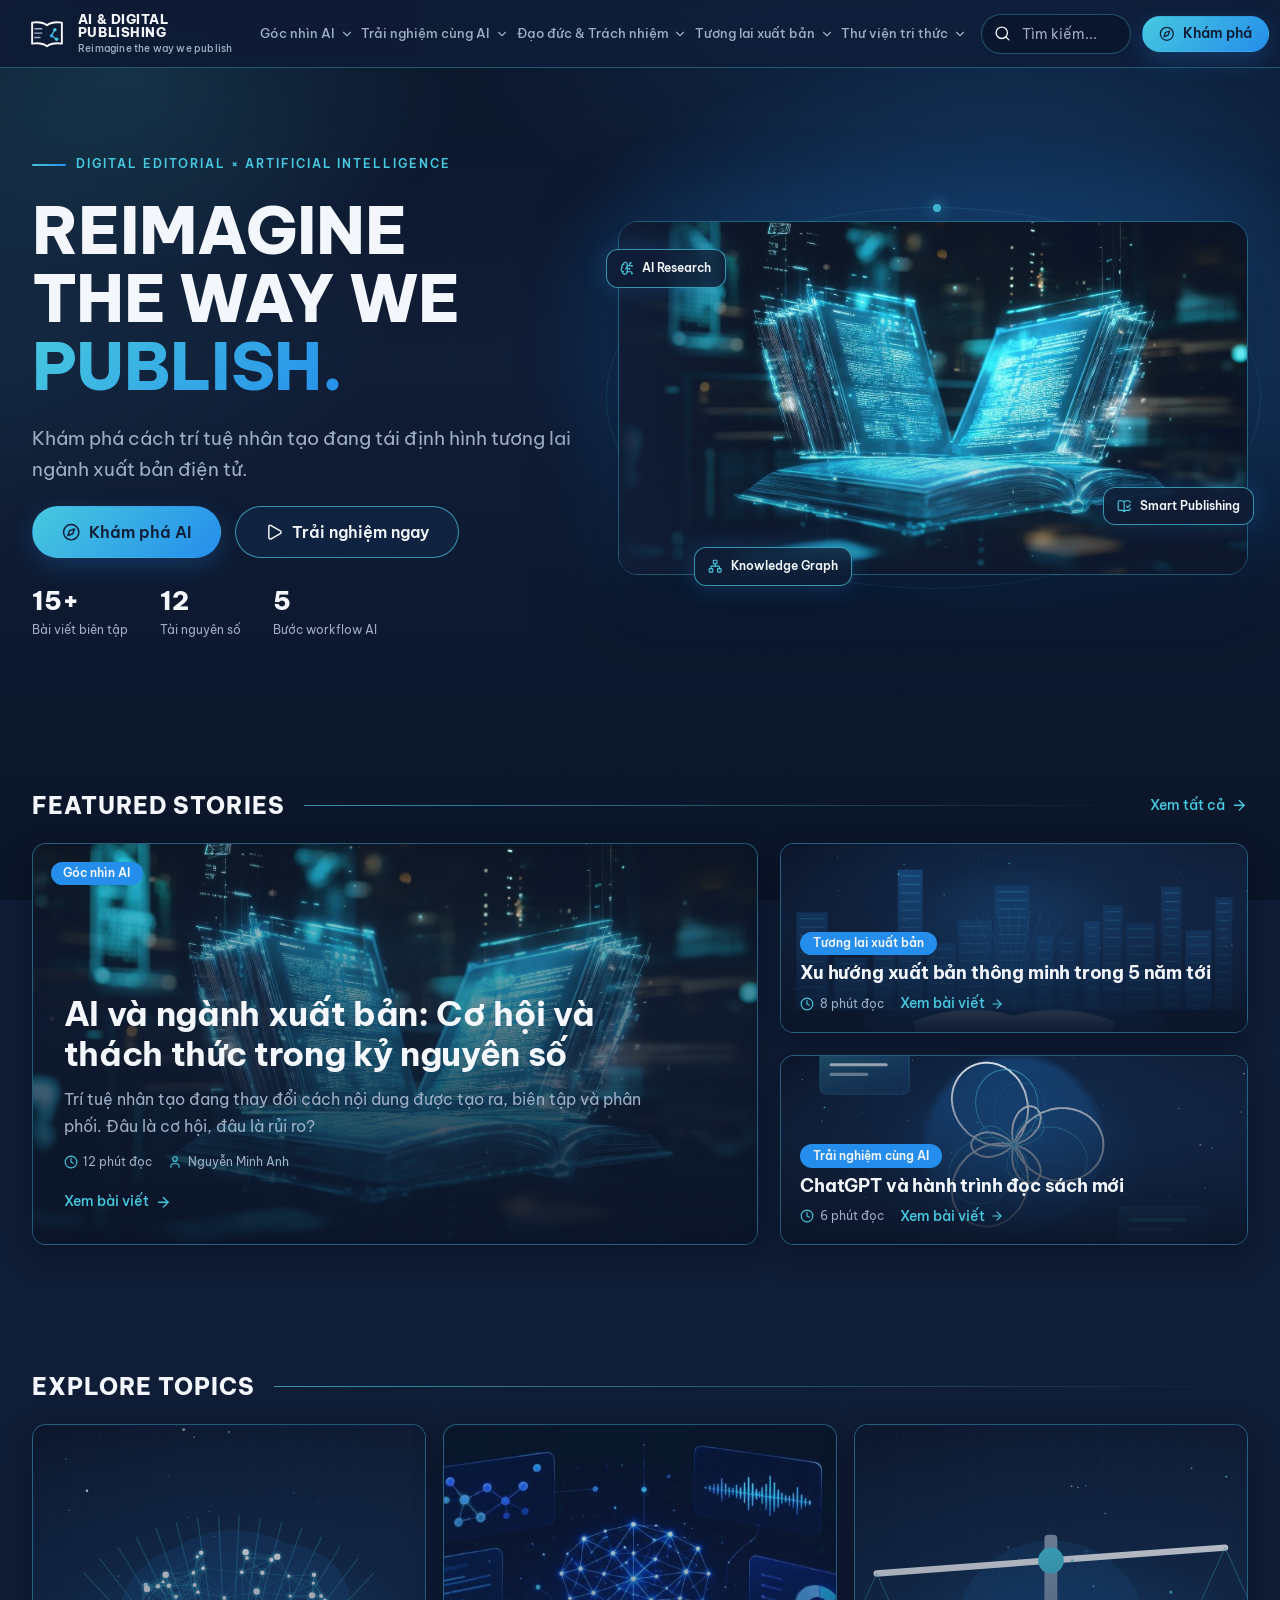
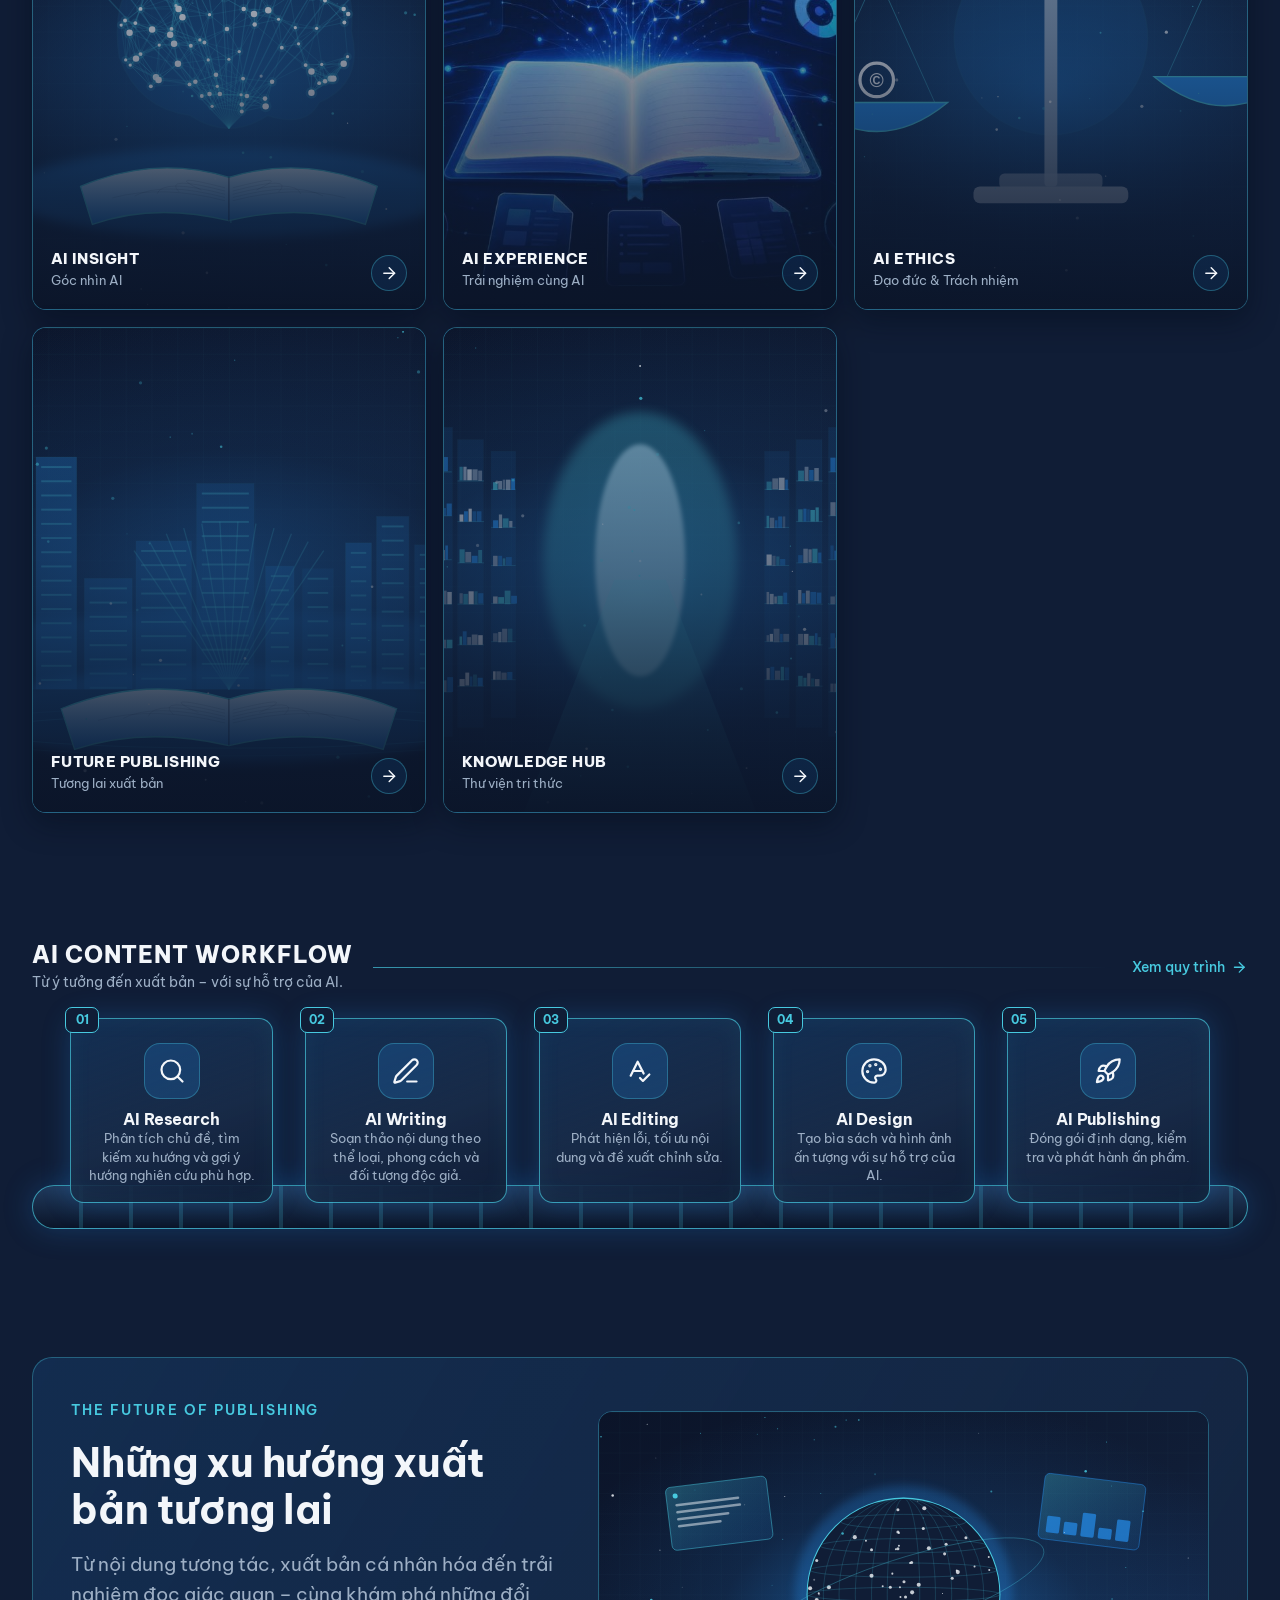
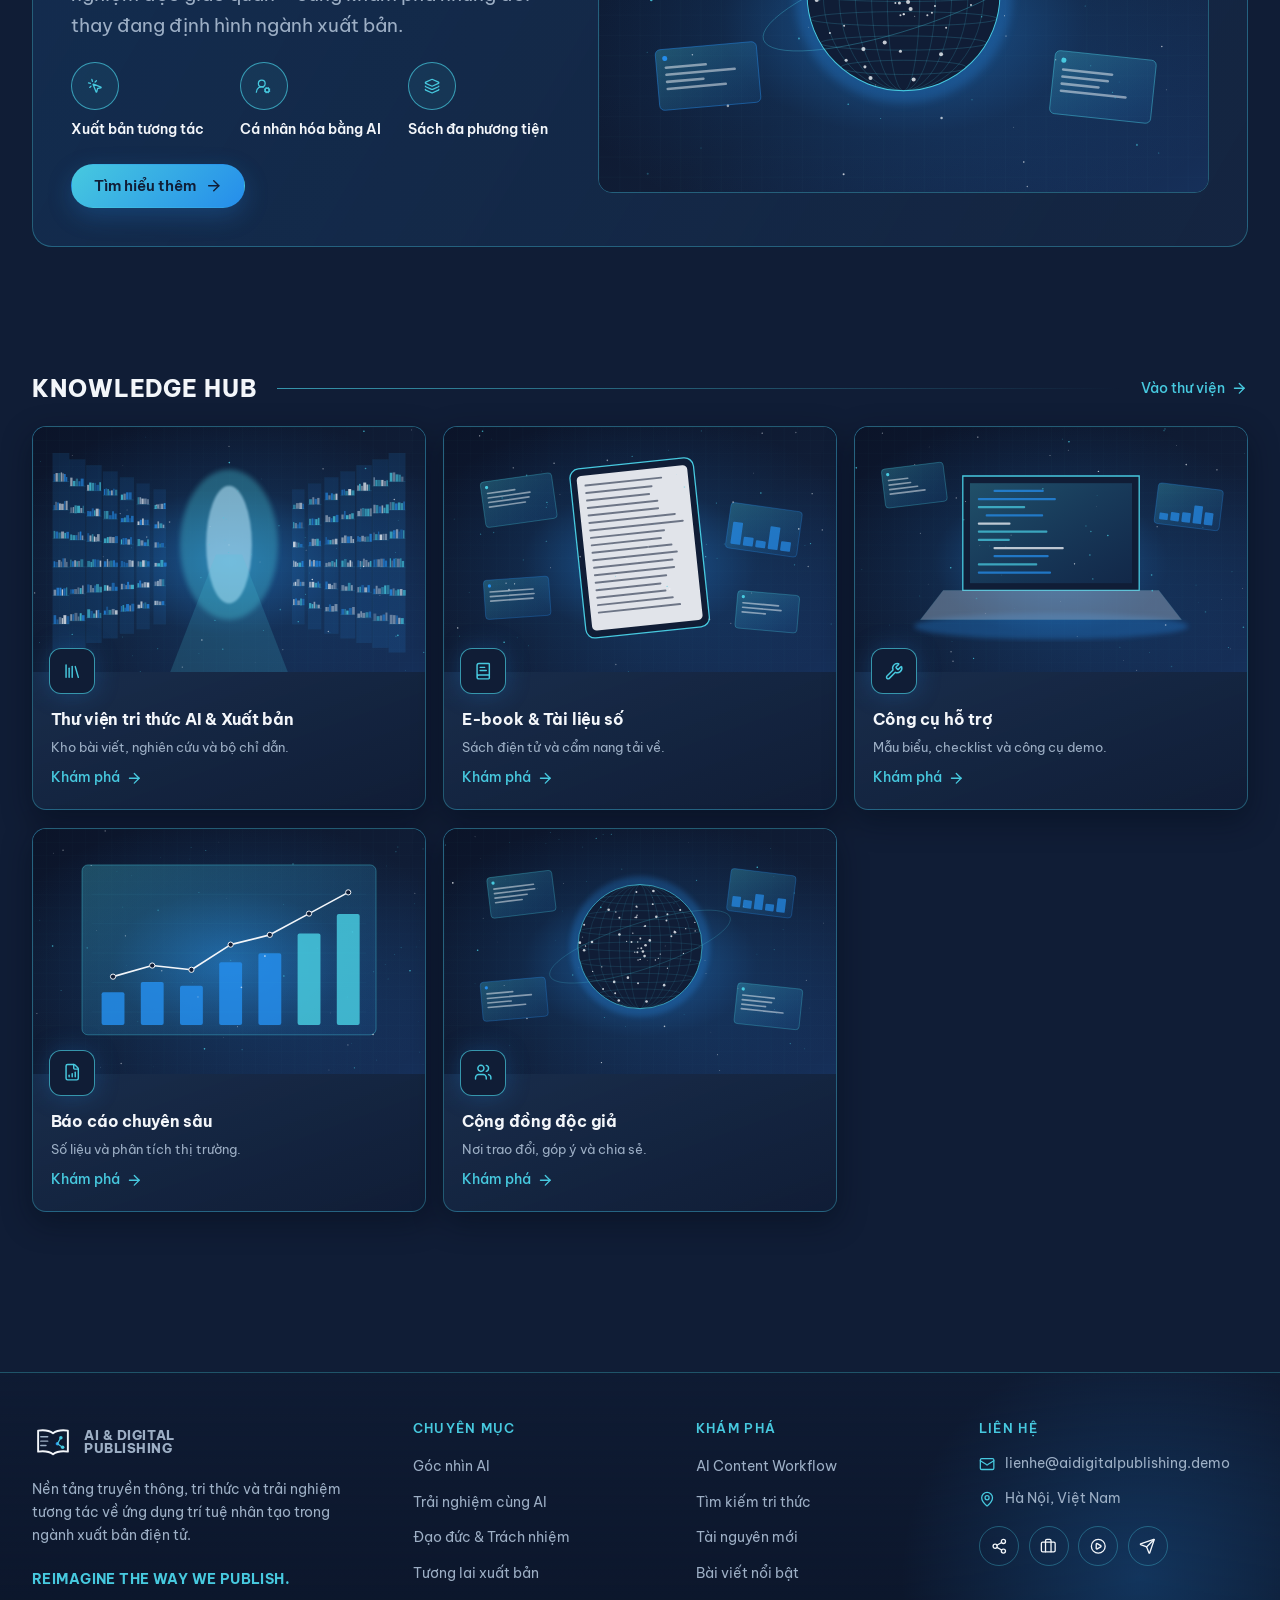
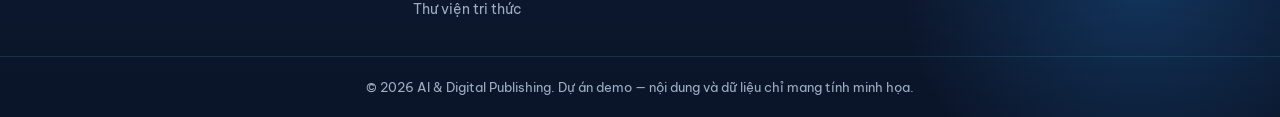
<file: index.html>
<!doctype html>
<html lang="vi">
<head>
<meta charset="utf-8">
<meta name="viewport" content="width=device-width, initial-scale=1">
<title>AI & Digital Publishing — Reimagine the way we publish</title>
<meta name="description" content="Nền tảng truyền thông, tri thức và trải nghiệm tương tác về ứng dụng AI trong xuất bản điện tử.">
<meta name="theme-color" content="#101D36">
<link rel="icon" href="assets/icons/favicon.svg" type="image/svg+xml">
<link rel="stylesheet" href="css/variables.css">
<link rel="stylesheet" href="css/global.css">
<link rel="stylesheet" href="css/components.css">
<link rel="stylesheet" href="css/layout.css">
<link rel="stylesheet" href="css/pages.css">
<link rel="stylesheet" href="css/responsive.css">
</head>
<body data-root="">
<a class="sr-only" href="#main">Bỏ qua tới nội dung</a>
<div id="site-header"></div>
<main id="main">

<section class="hero">
  <div class="container container-wide">
    <div class="hero-grid">
      <div class="hero-copy reveal">
        <span class="hero-eyebrow">Digital Editorial × Artificial Intelligence</span>
        <h1>Reimagine<br>the way we<br><span class="hl">publish.</span></h1>
        <p class="subtitle" style="max-width:46ch">Khám phá cách trí tuệ nhân tạo đang tái định hình tương lai ngành xuất bản điện tử.</p>
        <div class="hero-ctas">
          <a class="btn btn-primary btn-lg" href="pages/ai-insight.html"><i data-lucide="compass"></i>Khám phá AI</a>
          <a class="btn btn-secondary btn-lg" href="pages/ai-experience.html#workflow"><i data-lucide="play"></i>Trải nghiệm ngay</a>
        </div>
        <div class="hero-stats">
          <div><strong>15+</strong><span>Bài viết biên tập</span></div>
          <div><strong>12</strong><span>Tài nguyên số</span></div>
          <div><strong>5</strong><span>Bước workflow AI</span></div>
        </div>
      </div>
      <div class="hero-visual reveal">
        <div class="orbit" style="inset:-4% -2%"></div>
        <div class="frame float"><img src="assets/images/hero/hero-hologram-book.jpg" alt="Cuốn sách mở phát sáng với các trang dữ liệu kỹ thuật số" width="1600" height="897"></div>
        <span class="hero-chip c1 float"><i data-lucide="brain-circuit"></i>AI Research</span>
        <span class="hero-chip c2 float"><i data-lucide="book-open-check"></i>Smart Publishing</span>
        <span class="hero-chip c3 float"><i data-lucide="network"></i>Knowledge Graph</span>
      </div>
    </div>
  </div>
</section>

<section class="section" id="featured">
  <div class="container reveal">
    <div class="section-head"><h2>Featured Stories</h2><a class="link-more" href="pages/search.html">Xem tất cả <i data-lucide="arrow-right"></i></a></div>
    <div class="featured-grid" id="homeFeatured"></div>
  </div>
</section>

<section class="section" id="topics">
  <div class="container reveal">
    <div class="section-head"><h2>Explore Topics</h2></div>
    <div class="topics-grid" id="homeTopics"></div>
  </div>
</section>

<section class="section" id="workflow">
  <div class="container reveal">
    <div class="section-head"><div class="head-text"><h2>AI Content Workflow</h2><p>Từ ý tưởng đến xuất bản – với sự hỗ trợ của AI.</p></div><a class="link-more" href="pages/ai-experience.html#workflow">Xem quy trình <i data-lucide="arrow-right"></i></a></div>
    <div class="wf-rail"><div class="wf-steps" id="homeWorkflow"></div><div class="wf-conveyor" aria-hidden="true"></div></div>
  </div>
</section>

<section class="section" id="future">
  <div class="container reveal">
    <div class="future-wrap">
      <div class="stack" style="--stack:1rem">
        <span class="tagline text-cyan upper small" style="font-weight:600;letter-spacing:.14em">The Future of Publishing</span>
        <h2>Những xu hướng xuất bản tương lai</h2>
        <p class="subtitle">Từ nội dung tương tác, xuất bản cá nhân hóa đến trải nghiệm đọc giác quan – cùng khám phá những đổi thay đang định hình ngành xuất bản.</p>
        <div class="trend-list">
          <div class="trend"><span class="ti"><i data-lucide="mouse-pointer-click"></i></span><span>Xuất bản tương tác</span></div>
          <div class="trend"><span class="ti"><i data-lucide="user-round-cog"></i></span><span>Cá nhân hóa bằng AI</span></div>
          <div class="trend"><span class="ti"><i data-lucide="layers"></i></span><span>Sách đa phương tiện</span></div>
        </div>
        <div><a class="btn btn-primary" href="pages/future-publishing.html">Tìm hiểu thêm <i data-lucide="arrow-right"></i></a></div>
      </div>
      <div class="fut-img float"><img src="assets/images/scene-globe.svg" alt="Quả địa cầu kỹ thuật số và các bảng dữ liệu" loading="lazy"></div>
    </div>
  </div>
</section>

<section class="section" id="hub">
  <div class="container reveal">
    <div class="section-head"><h2>Knowledge Hub</h2><a class="link-more" href="pages/knowledge-hub.html">Vào thư viện <i data-lucide="arrow-right"></i></a></div>
    <div class="hub-grid" id="homeHub"></div>
  </div>
</section>

</main>
<div id="site-footer"></div>
<script src="js/vendor/lucide.min.js"></script>
<script src="js/data.js"></script>
<script src="js/main.js"></script>
<script src="js/navigation.js"></script>
<script src="js/search.js"></script>
<script src="js/workflow.js"></script>
<script src="js/interactions.js"></script>
</body>
</html>
</file>
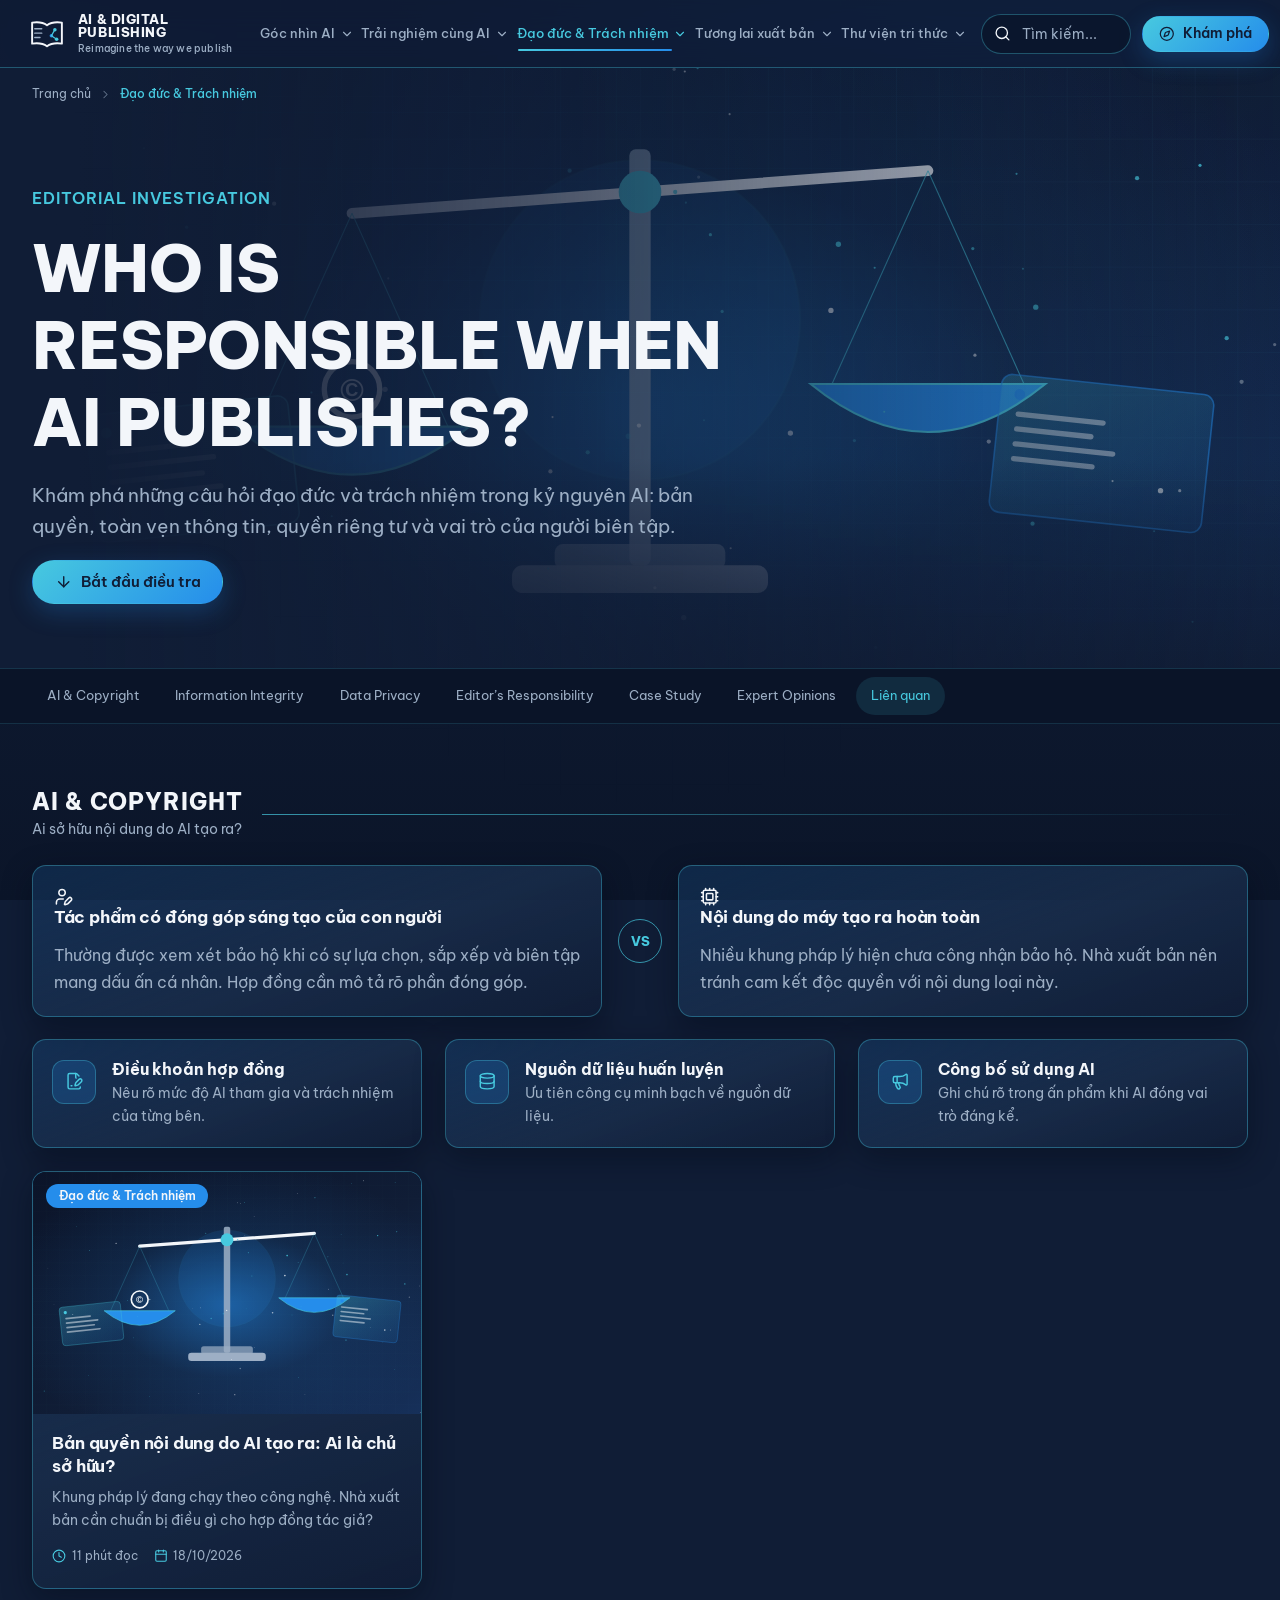
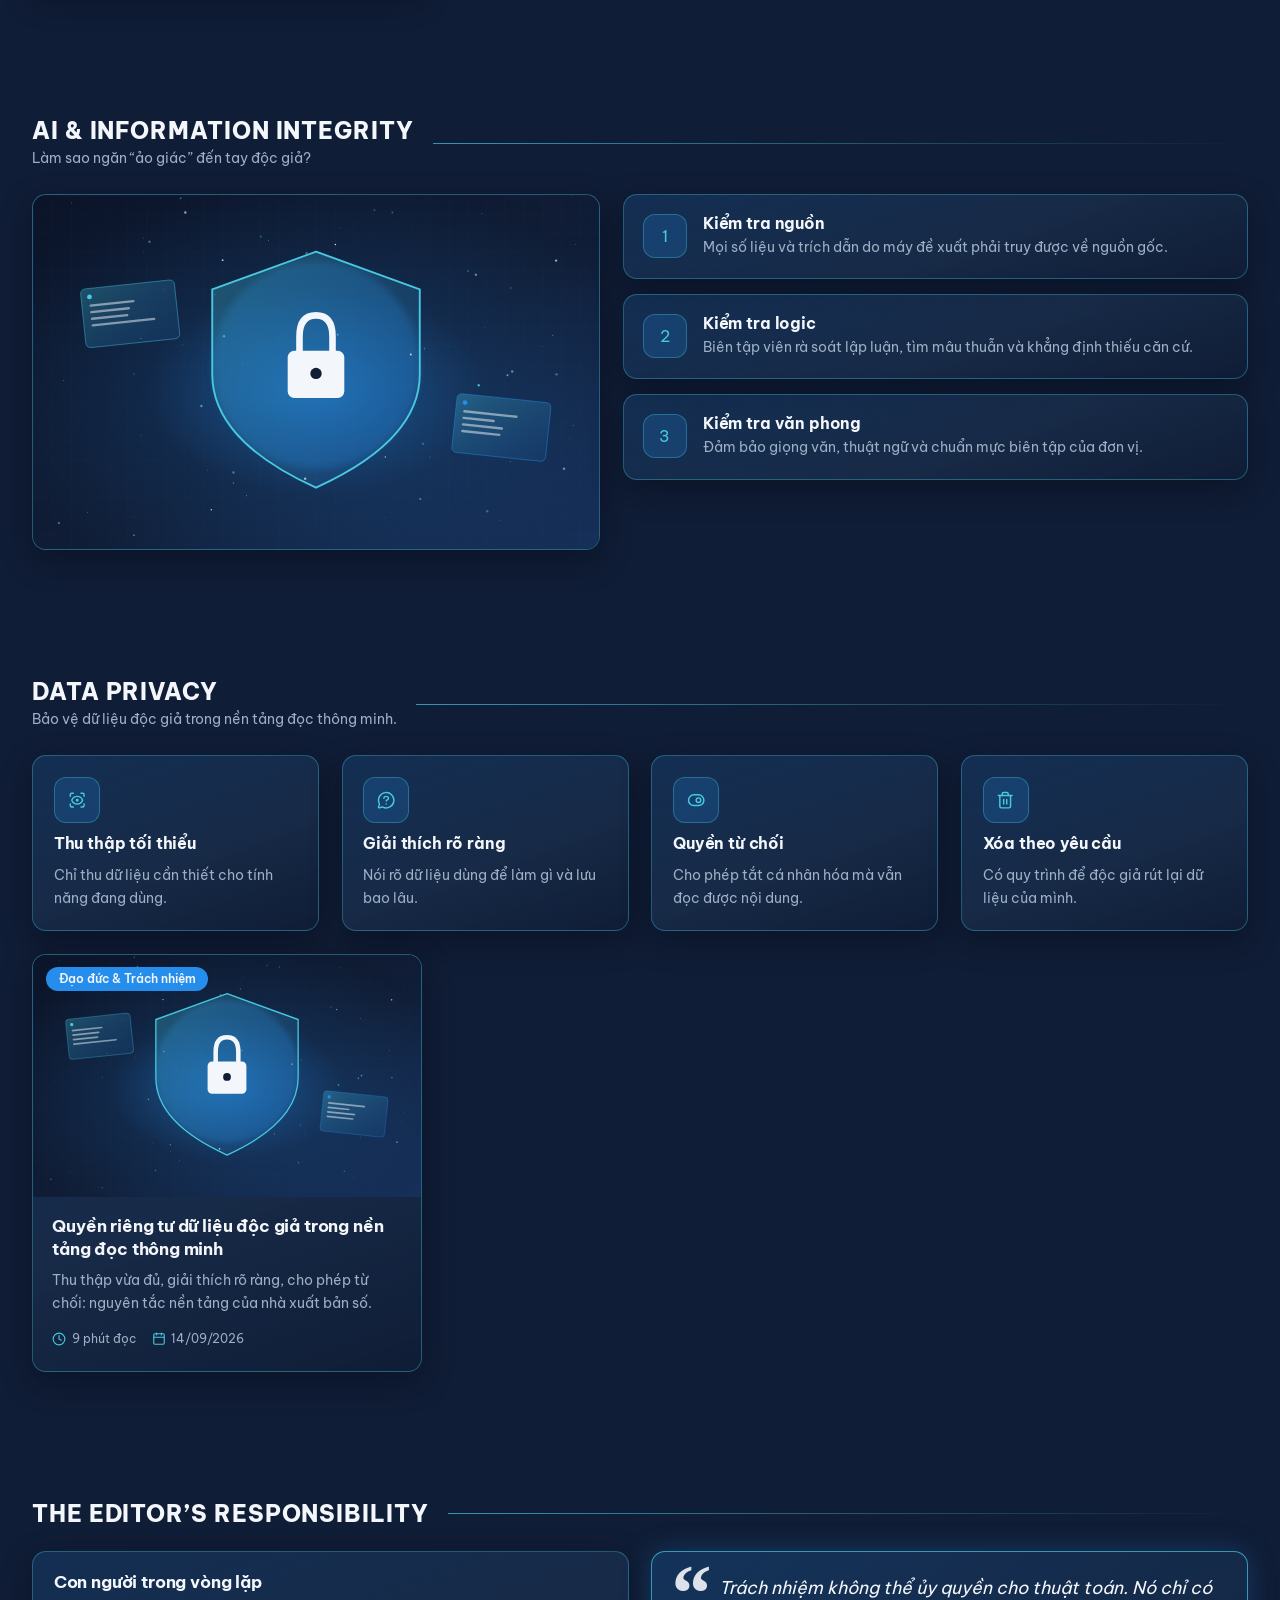
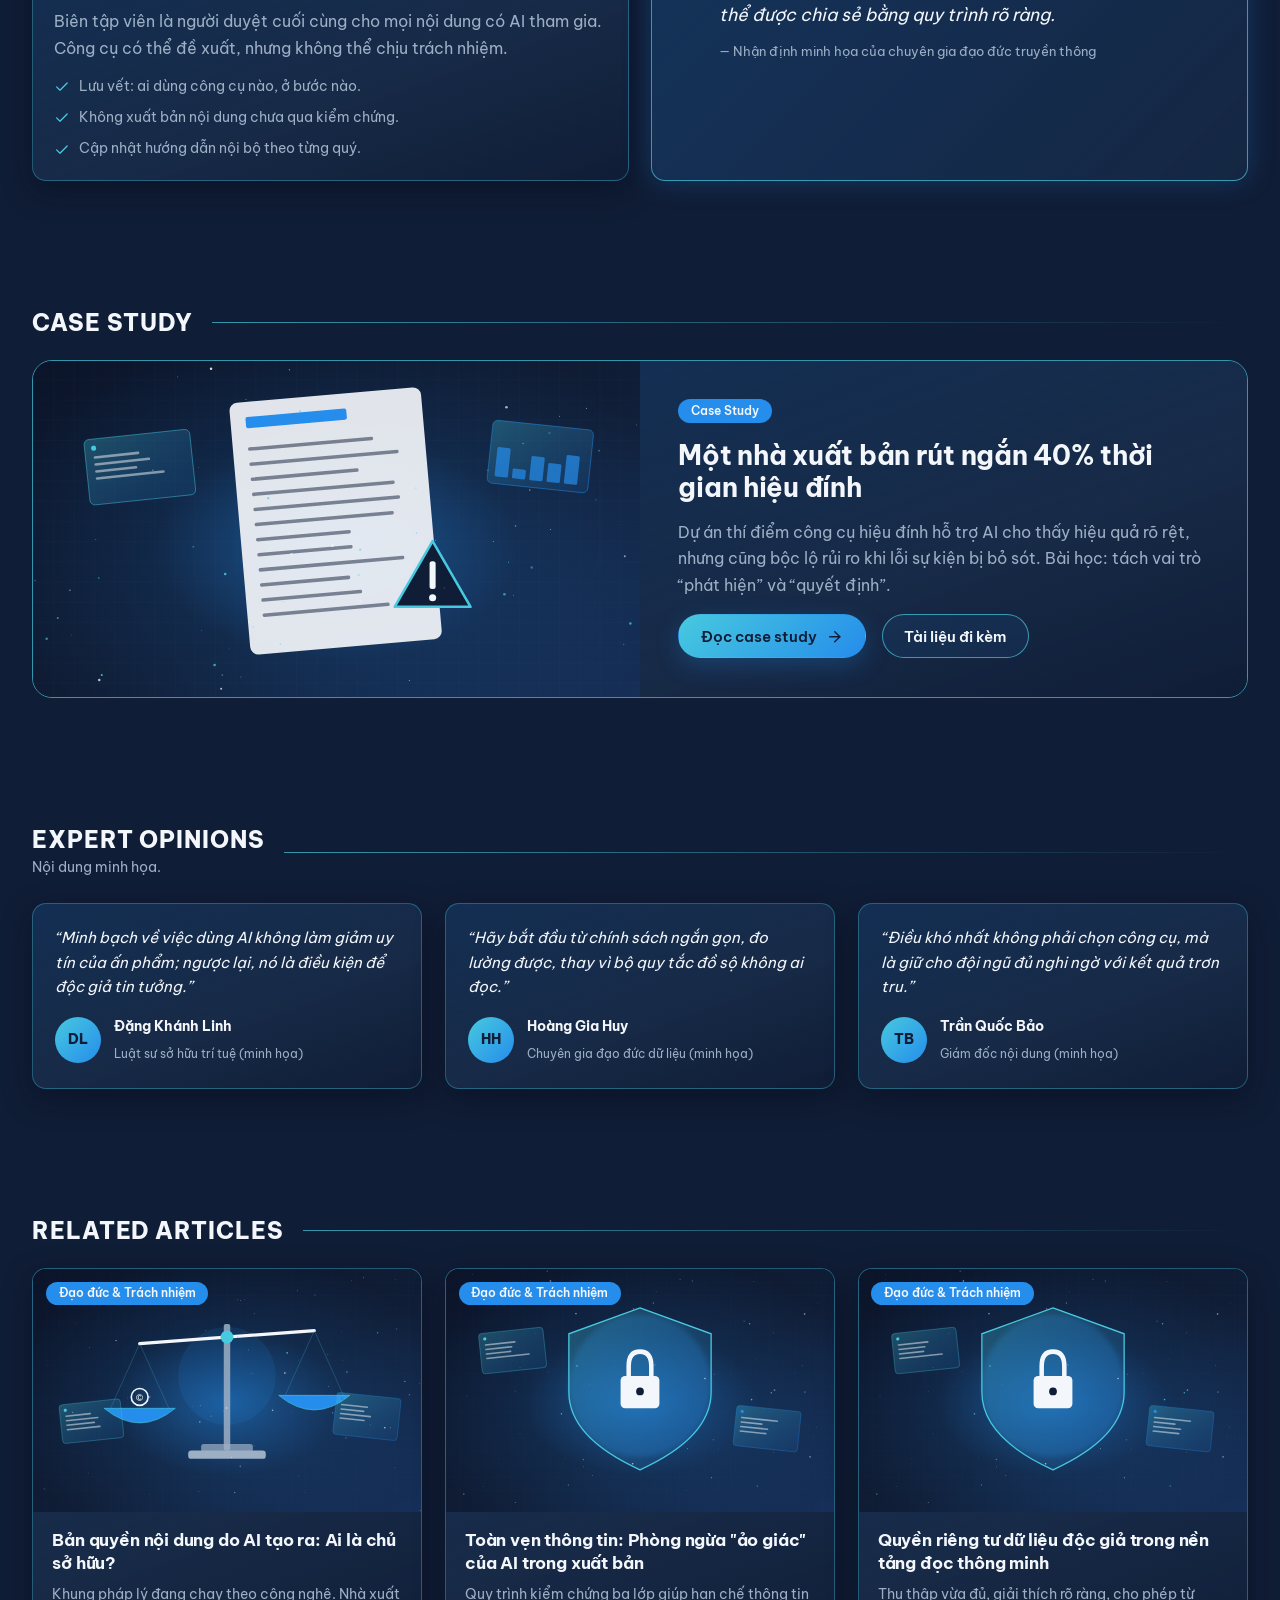
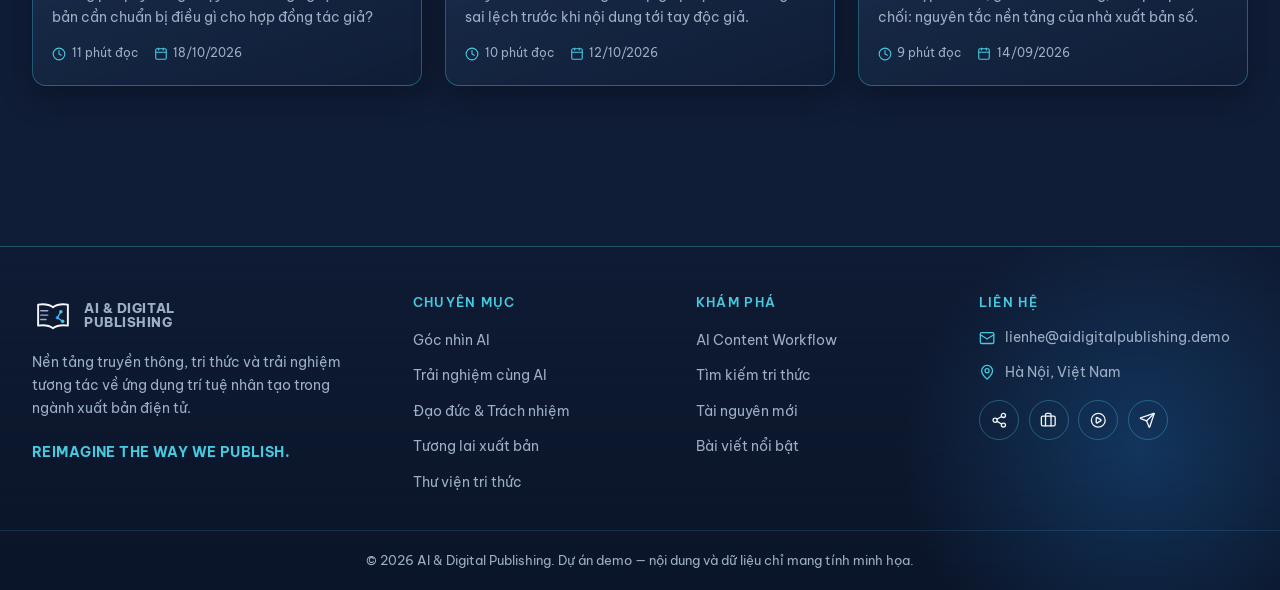
<file: pages/ai-ethics.html>
<!doctype html>
<html lang="vi">
<head>
<meta charset="utf-8">
<meta name="viewport" content="width=device-width, initial-scale=1">
<title>AI Ethics — Đạo đức & Trách nhiệm | AI & Digital Publishing</title>
<meta name="description" content="AI & Digital Publishing — Reimagine the way we publish.">
<meta name="theme-color" content="#101D36">
<link rel="icon" href="../assets/icons/favicon.svg" type="image/svg+xml">
<link rel="stylesheet" href="../css/variables.css">
<link rel="stylesheet" href="../css/global.css">
<link rel="stylesheet" href="../css/components.css">
<link rel="stylesheet" href="../css/layout.css">
<link rel="stylesheet" href="../css/pages.css">
<link rel="stylesheet" href="../css/responsive.css">
</head>
<body data-root="../">
<a class="sr-only" href="#main">Bỏ qua tới nội dung</a>
<div id="site-header"></div>
<main id="main">
<section class="page-hero ">
  <div class="bg"><img src="../assets/images/scene-scales.svg" alt=""></div>
  <div class="container"><nav class="breadcrumb" aria-label="Breadcrumb"><a href="../index.html">Trang chủ</a> <i data-lucide="chevron-right"></i> <span aria-current="page">Đạo đức &amp; Trách nhiệm</span></nav>
    <div class="inner reveal">
      <span class="tagline">Editorial Investigation</span>
      <h1>Who is responsible when AI publishes?</h1>
      <p class="subtitle">Khám phá những câu hỏi đạo đức và trách nhiệm trong kỷ nguyên AI: bản quyền, toàn vẹn thông tin, quyền riêng tư và vai trò của người biên tập.</p>
      <div><a class="btn btn-primary" href="#copyright"><i data-lucide="arrow-down"></i>Bắt đầu điều tra</a></div>
    </div>
  </div>
</section><nav class="subnav" data-spy aria-label="Mục lục trang"><div class="container"><a href="#copyright">AI & Copyright</a><a href="#integrity">Information Integrity</a><a href="#privacy">Data Privacy</a><a href="#editor">Editor’s Responsibility</a><a href="#case">Case Study</a><a href="#experts">Expert Opinions</a><a href="#related">Liên quan</a></div></nav>
<section class="section" id="copyright"><div class="container reveal"><div class="section-head"><div class="head-text"><h2>AI & Copyright</h2><p>Ai sở hữu nội dung do AI tạo ra?</p></div></div>
  <div class="versus"><div class="card panel"><h3><i data-lucide="user-pen" style="vertical-align:-3px"></i> Tác phẩm có đóng góp sáng tạo của con người</h3><p class="text-sub" style="margin-top:.6rem">Thường được xem xét bảo hộ khi có sự lựa chọn, sắp xếp và biên tập mang dấu ấn cá nhân. Hợp đồng cần mô tả rõ phần đóng góp.</p></div><span class="vs">VS</span><div class="card panel"><h3><i data-lucide="cpu" style="vertical-align:-3px"></i> Nội dung do máy tạo ra hoàn toàn</h3><p class="text-sub" style="margin-top:.6rem">Nhiều khung pháp lý hiện chưa công nhận bảo hộ. Nhà xuất bản nên tránh cam kết độc quyền với nội dung loại này.</p></div></div>
  <div class="grid grid-3" style="margin-top:1.4rem"><div class="reveal"><div class="card principle"><span class="ti"><i data-lucide="file-signature"></i></span><div><h3 style="font-size:1rem">Điều khoản hợp đồng</h3><p>Nêu rõ mức độ AI tham gia và trách nhiệm của từng bên.</p></div></div></div><div><div class="card principle"><span class="ti"><i data-lucide="database"></i></span><div><h3 style="font-size:1rem">Nguồn dữ liệu huấn luyện</h3><p>Ưu tiên công cụ minh bạch về nguồn dữ liệu.</p></div></div></div><div><div class="card principle"><span class="ti"><i data-lucide="megaphone"></i></span><div><h3 style="font-size:1rem">Công bố sử dụng AI</h3><p>Ghi chú rõ trong ấn phẩm khi AI đóng vai trò đáng kể.</p></div></div></div></div>
  <div class="grid grid-3" style="margin-top:1.4rem" data-articles="ethics:1"></div></div></section>
<section class="section" id="integrity"><div class="container reveal"><div class="section-head"><div class="head-text"><h2>AI & Information Integrity</h2><p>Làm sao ngăn “ảo giác” đến tay độc giả?</p></div></div>
  <div class="split-rev split" style="grid-template-columns:1fr 1.1fr"><div class="card" style="min-height:260px"><img src="../assets/images/scene-shield.svg" alt="Tấm khiên bảo vệ thông tin" style="width:100%;height:100%;object-fit:cover" loading="lazy"></div>
  <div class="stack" style="--stack:.9rem"><div class="card principle"><span class="ti">1</span><div><h3 style="font-size:1rem">Kiểm tra nguồn</h3><p>Mọi số liệu và trích dẫn do máy đề xuất phải truy được về nguồn gốc.</p></div></div><div class="card principle"><span class="ti">2</span><div><h3 style="font-size:1rem">Kiểm tra logic</h3><p>Biên tập viên rà soát lập luận, tìm mâu thuẫn và khẳng định thiếu căn cứ.</p></div></div><div class="card principle"><span class="ti">3</span><div><h3 style="font-size:1rem">Kiểm tra văn phong</h3><p>Đảm bảo giọng văn, thuật ngữ và chuẩn mực biên tập của đơn vị.</p></div></div></div></div></div></section>
<section class="section" id="privacy"><div class="container reveal"><div class="section-head"><div class="head-text"><h2>Data Privacy</h2><p>Bảo vệ dữ liệu độc giả trong nền tảng đọc thông minh.</p></div></div>
  <div class="grid grid-4"><div class="card tech-card"><span class="ti"><i data-lucide="scan-eye"></i></span><h3 style="font-size:1rem">Thu thập tối thiểu</h3><p>Chỉ thu dữ liệu cần thiết cho tính năng đang dùng.</p></div><div class="card tech-card"><span class="ti"><i data-lucide="message-circle-question"></i></span><h3 style="font-size:1rem">Giải thích rõ ràng</h3><p>Nói rõ dữ liệu dùng để làm gì và lưu bao lâu.</p></div><div class="card tech-card"><span class="ti"><i data-lucide="toggle-right"></i></span><h3 style="font-size:1rem">Quyền từ chối</h3><p>Cho phép tắt cá nhân hóa mà vẫn đọc được nội dung.</p></div><div class="card tech-card"><span class="ti"><i data-lucide="trash-2"></i></span><h3 style="font-size:1rem">Xóa theo yêu cầu</h3><p>Có quy trình để độc giả rút lại dữ liệu của mình.</p></div></div>
  <div class="grid grid-3" style="margin-top:1.4rem" data-articles="ethics:1" data-skip="2"></div></div></section>
<section class="section" id="editor"><div class="container reveal"><div class="section-head"><div class="head-text"><h2>The Editor’s Responsibility</h2></div></div>
  <div class="grid grid-2"><div class="card panel"><h3>Con người trong vòng lặp</h3><p class="text-sub" style="margin-top:.6rem">Biên tập viên là người duyệt cuối cùng cho mọi nội dung có AI tham gia. Công cụ có thể đề xuất, nhưng không thể chịu trách nhiệm.</p><ul class="side-list" style="margin-top:1rem"><li><a><i data-lucide="check"></i><span>Lưu vết: ai dùng công cụ nào, ở bước nào.</span></a></li><li><a><i data-lucide="check"></i><span>Không xuất bản nội dung chưa qua kiểm chứng.</span></a></li><li><a><i data-lucide="check"></i><span>Cập nhật hướng dẫn nội bộ theo từng quý.</span></a></li></ul></div>
  <div class="quote-block"><p>Trách nhiệm không thể ủy quyền cho thuật toán. Nó chỉ có thể được chia sẻ bằng quy trình rõ ràng.</p><cite>— Nhận định minh họa của chuyên gia đạo đức truyền thông</cite></div></div></div></section>
<section class="section" id="case"><div class="container reveal"><div class="section-head"><div class="head-text"><h2>Case Study</h2></div></div>
  <div class="case-box"><div class="cb-img"><img src="../assets/images/scene-case.svg" alt="Tài liệu và cảnh báo" loading="lazy"></div><div class="cb-txt"><span class="badge" style="align-self:flex-start">Case Study</span><h3>Một nhà xuất bản rút ngắn 40% thời gian hiệu đính</h3><p class="text-sub">Dự án thí điểm công cụ hiệu đính hỗ trợ AI cho thấy hiệu quả rõ rệt, nhưng cũng bộc lộ rủi ro khi lỗi sự kiện bị bỏ sót. Bài học: tách vai trò “phát hiện” và “quyết định”.</p><div class="row"><a class="btn btn-primary" href="article-detail.html?id=case-study-bien-tap-tu-dong">Đọc case study <i data-lucide="arrow-right"></i></a><a class="btn btn-secondary" href="resource-detail.html?id=case-nxb-hieu-dinh-ai">Tài liệu đi kèm</a></div></div></div></div></section>
<section class="section" id="experts"><div class="container reveal"><div class="section-head"><div class="head-text"><h2>Expert Opinions</h2><p>Nội dung minh họa.</p></div></div>
  <div class="grid grid-3">
   <div class="card expert-card"><p>“Minh bạch về việc dùng AI không làm giảm uy tín của ấn phẩm; ngược lại, nó là điều kiện để độc giả tin tưởng.”</p><div class="expert"><span class="avatar">DL</span><div><strong>Đặng Khánh Linh</strong><small>Luật sư sở hữu trí tuệ (minh họa)</small></div></div></div>
   <div class="card expert-card"><p>“Hãy bắt đầu từ chính sách ngắn gọn, đo lường được, thay vì bộ quy tắc đồ sộ không ai đọc.”</p><div class="expert"><span class="avatar">HH</span><div><strong>Hoàng Gia Huy</strong><small>Chuyên gia đạo đức dữ liệu (minh họa)</small></div></div></div>
   <div class="card expert-card"><p>“Điều khó nhất không phải chọn công cụ, mà là giữ cho đội ngũ đủ nghi ngờ với kết quả trơn tru.”</p><div class="expert"><span class="avatar">TB</span><div><strong>Trần Quốc Bảo</strong><small>Giám đốc nội dung (minh họa)</small></div></div></div></div></div></section>
<section class="section" id="related"><div class="container reveal"><div class="section-head"><div class="head-text"><h2>Related Articles</h2></div></div>
  <div class="grid grid-3" data-articles="ethics:3"></div></div></section>

</main>
<div id="site-footer"></div>
<script src="../js/vendor/lucide.min.js"></script>
<script src="../js/data.js"></script>
<script src="../js/main.js"></script>
<script src="../js/navigation.js"></script>
<script src="../js/search.js"></script>
<script src="../js/workflow.js"></script>
<script src="../js/interactions.js"></script>
</body>
</html>
</file>
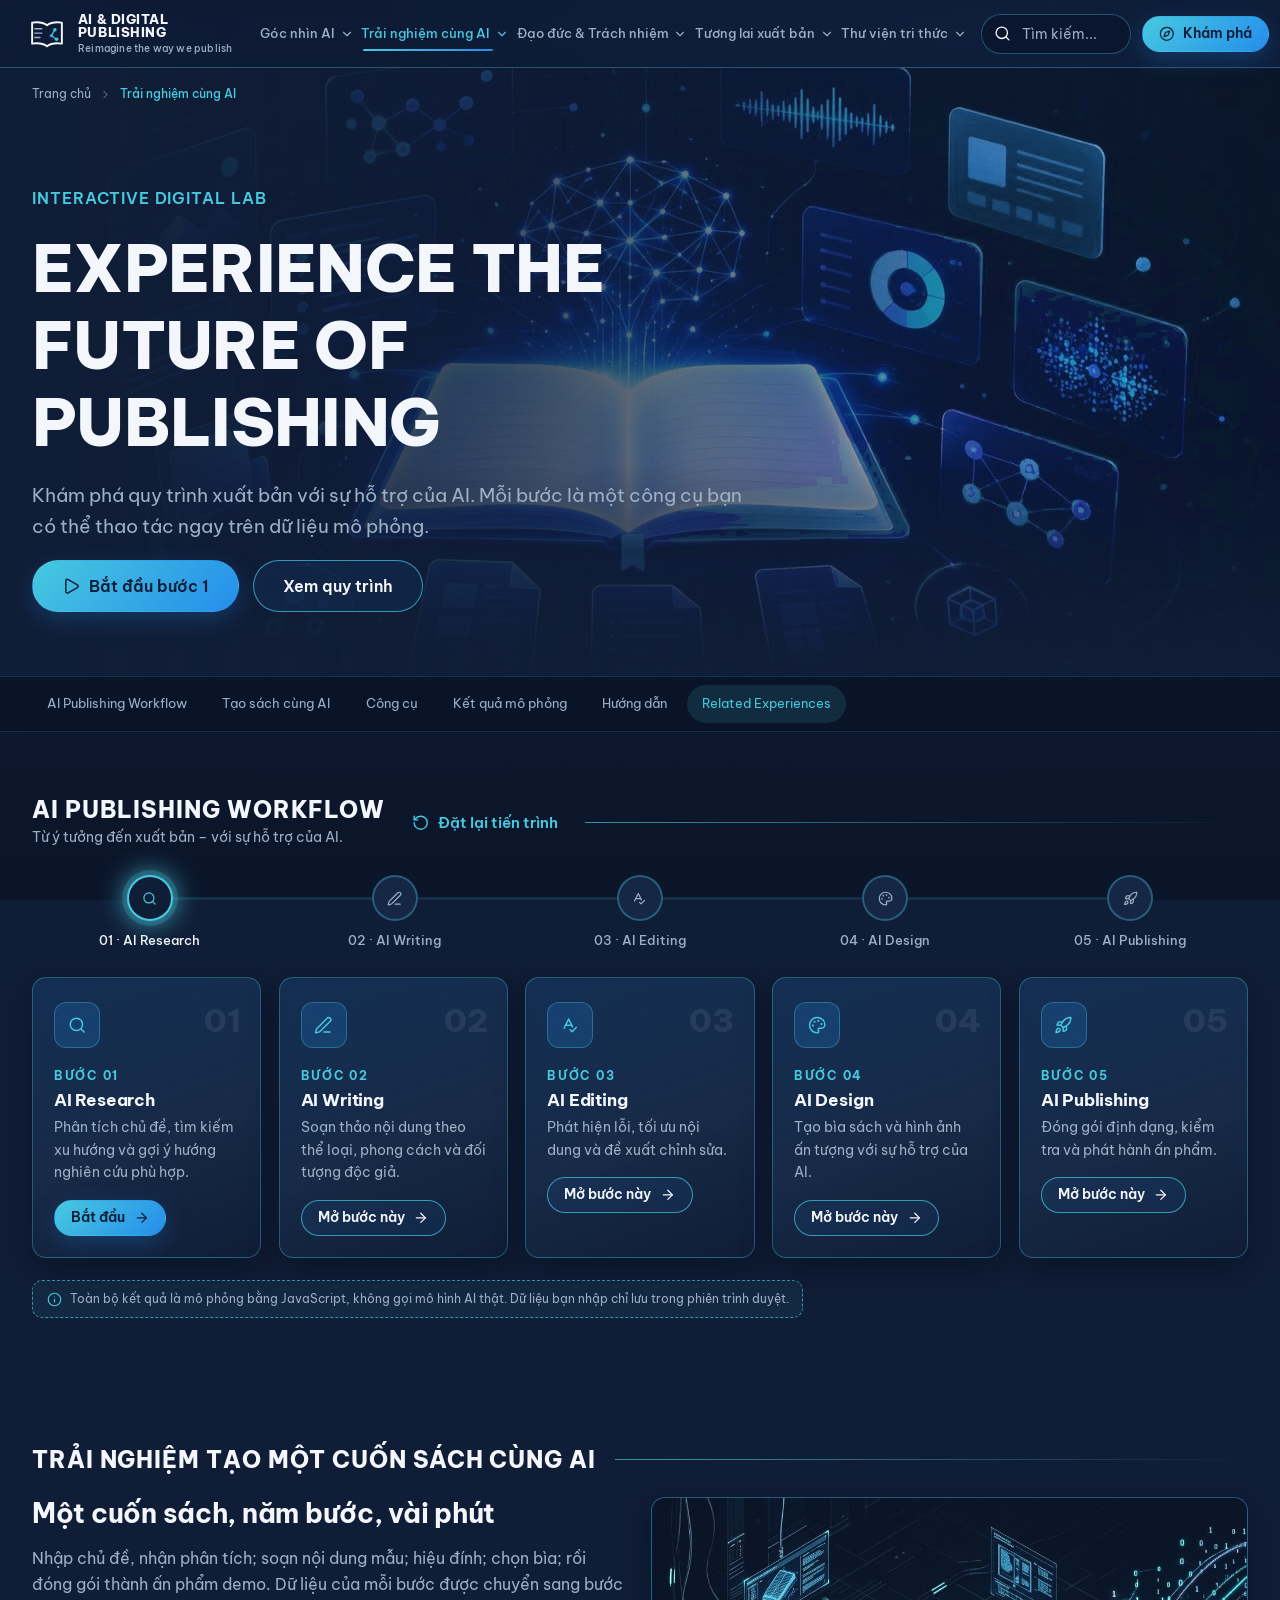
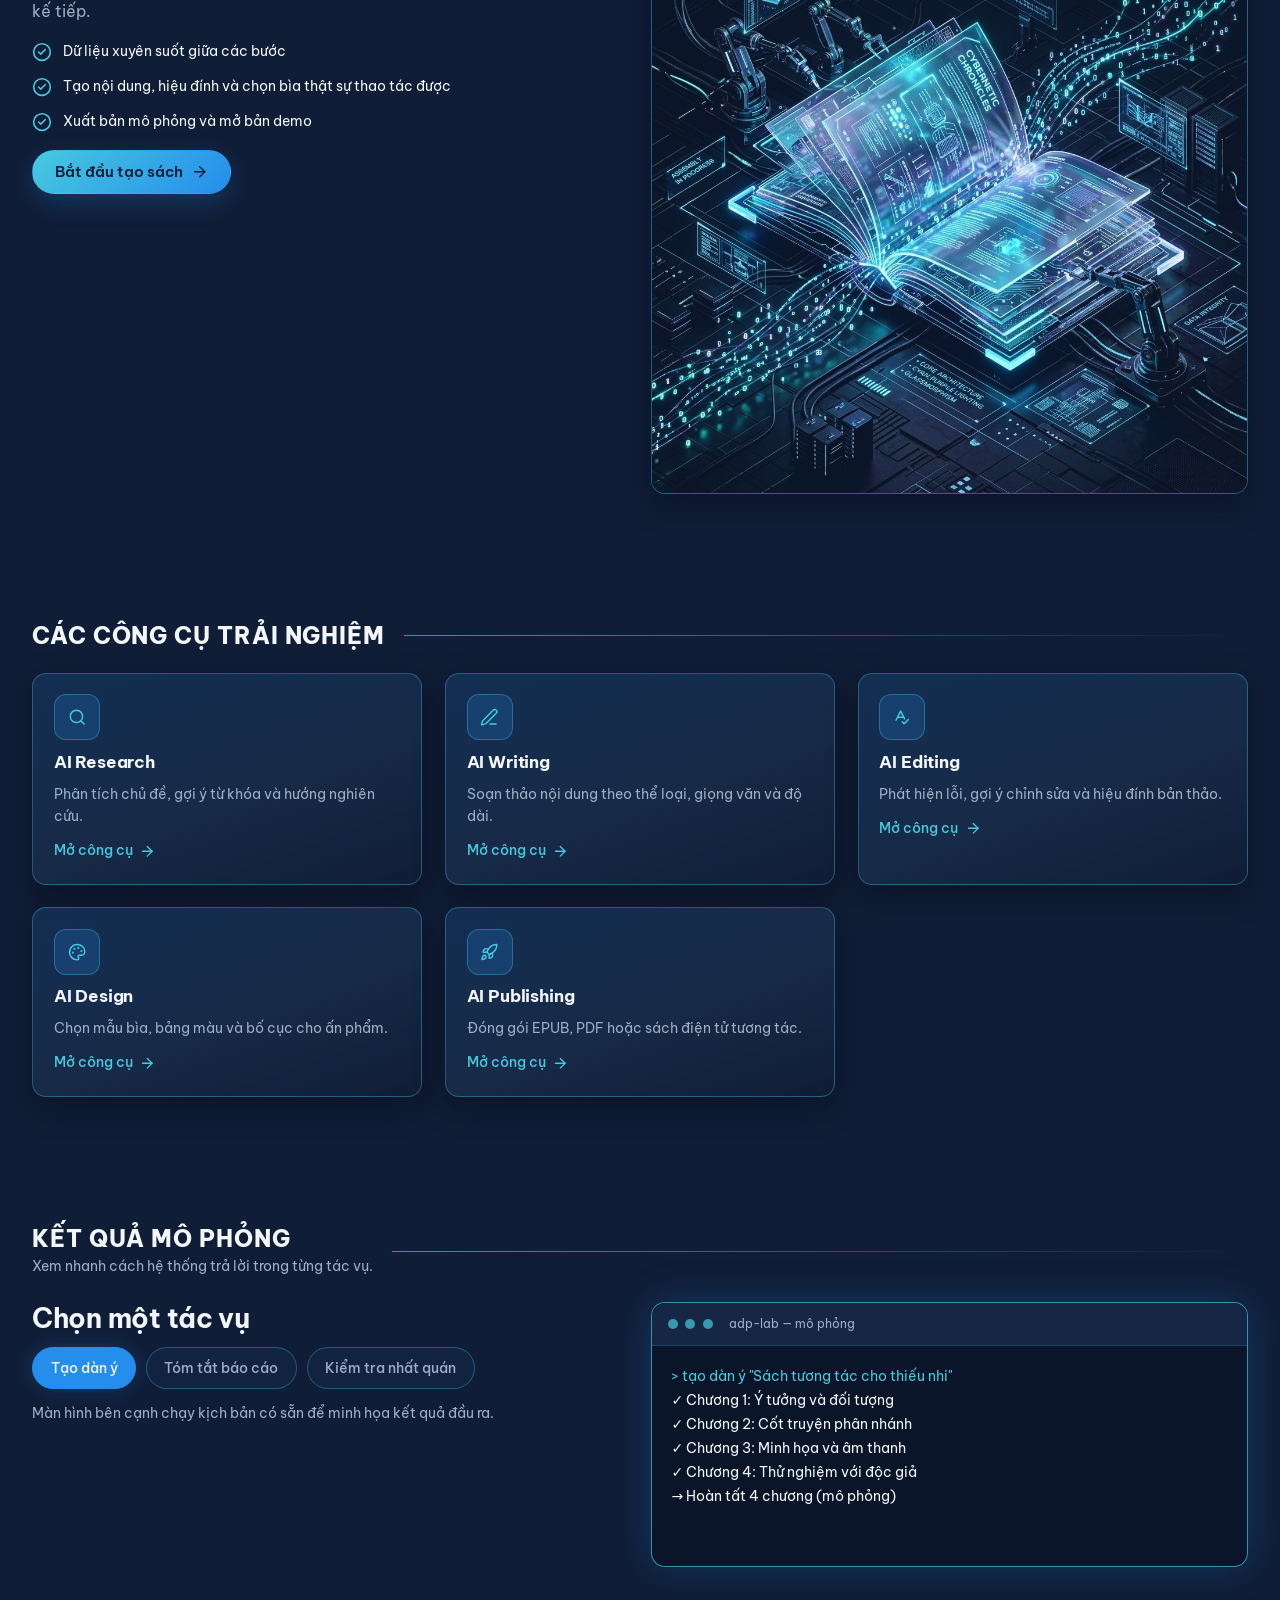
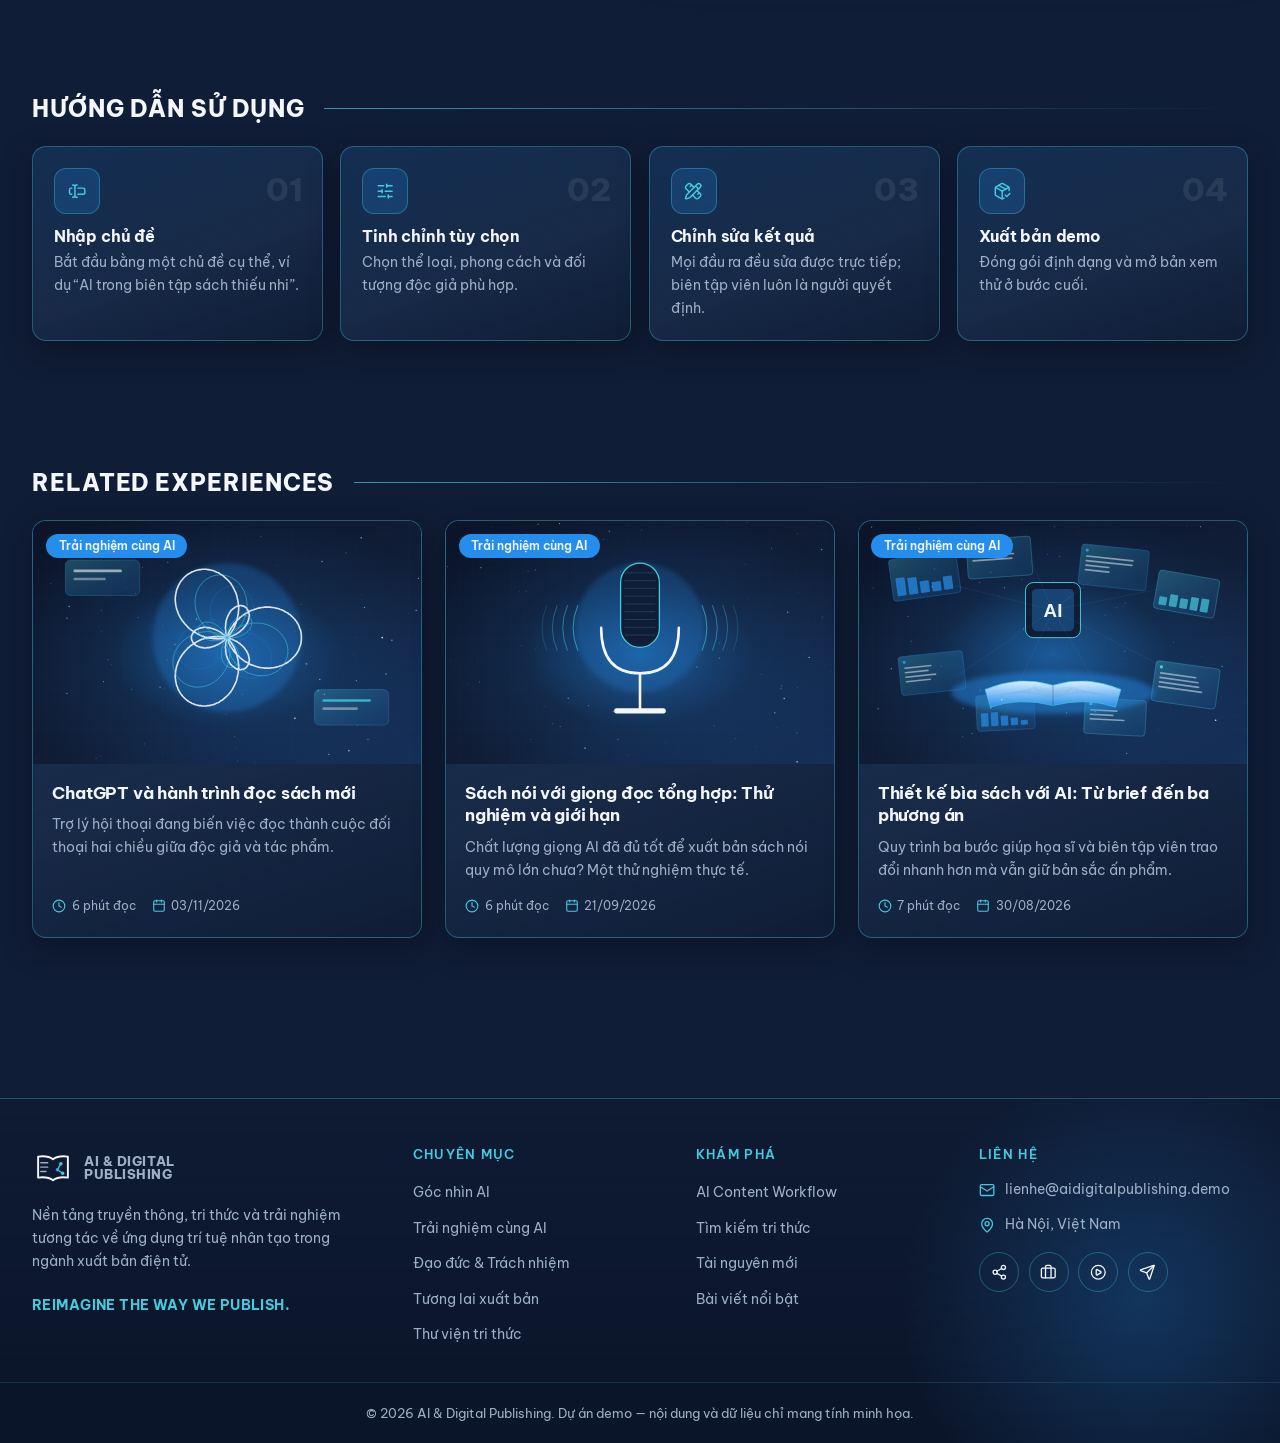
<file: pages/ai-experience.html>
<!doctype html>
<html lang="vi">
<head>
<meta charset="utf-8">
<meta name="viewport" content="width=device-width, initial-scale=1">
<title>AI Experience — Trải nghiệm cùng AI | AI & Digital Publishing</title>
<meta name="description" content="AI & Digital Publishing — Reimagine the way we publish.">
<meta name="theme-color" content="#101D36">
<link rel="icon" href="../assets/icons/favicon.svg" type="image/svg+xml">
<link rel="stylesheet" href="../css/variables.css">
<link rel="stylesheet" href="../css/global.css">
<link rel="stylesheet" href="../css/components.css">
<link rel="stylesheet" href="../css/layout.css">
<link rel="stylesheet" href="../css/pages.css">
<link rel="stylesheet" href="../css/responsive.css">
</head>
<body data-root="../">
<a class="sr-only" href="#main">Bỏ qua tới nội dung</a>
<div id="site-header"></div>
<main id="main">
<section class="page-hero ">
  <div class="bg"><img src="../assets/images/hero/hero-ai-panels.jpg" alt=""></div>
  <div class="container"><nav class="breadcrumb" aria-label="Breadcrumb"><a href="../index.html">Trang chủ</a> <i data-lucide="chevron-right"></i> <span aria-current="page">Trải nghiệm cùng AI</span></nav>
    <div class="inner reveal">
      <span class="tagline">Interactive Digital Lab</span>
      <h1>Experience the future of publishing</h1>
      <p class="subtitle">Khám phá quy trình xuất bản với sự hỗ trợ của AI. Mỗi bước là một công cụ bạn có thể thao tác ngay trên dữ liệu mô phỏng.</p>
      <div class="hero-ctas"><a class="btn btn-primary btn-lg" href="workflow/research.html"><i data-lucide="play"></i>Bắt đầu bước 1</a><a class="btn btn-secondary btn-lg" href="#workflow">Xem quy trình</a></div>
    </div>
  </div>
</section><nav class="subnav" data-spy aria-label="Mục lục trang"><div class="container"><a href="#workflow">AI Publishing Workflow</a><a href="#create-book">Tạo sách cùng AI</a><a href="#tools">Công cụ</a><a href="#results">Kết quả mô phỏng</a><a href="#guide">Hướng dẫn</a><a href="#related">Related Experiences</a></div></nav>
<section class="section" id="workflow"><div class="container reveal"><div class="section-head"><div class="head-text"><h2>AI Publishing Workflow</h2><p>Từ ý tưởng đến xuất bản – với sự hỗ trợ của AI.</p></div><button class="btn btn-ghost" id="wfReset"><i data-lucide="rotate-ccw"></i>Đặt lại tiến trình</button></div>
  <div class="wf-progress" id="wfOverviewProgress"></div>
  <div class="step-cards" id="wfOverview"></div>
  <div class="demo-note" style="margin-top:1.4rem"><i data-lucide="info"></i><span>Toàn bộ kết quả là mô phỏng bằng JavaScript, không gọi mô hình AI thật. Dữ liệu bạn nhập chỉ lưu trong phiên trình duyệt.</span></div></div></section>
<section class="section" id="create-book"><div class="container reveal"><div class="section-head"><div class="head-text"><h2>Trải nghiệm tạo một cuốn sách cùng AI</h2></div></div>
  <div class="lab-split"><div class="stack" style="--stack:1rem"><h3>Một cuốn sách, năm bước, vài phút</h3><p class="text-sub">Nhập chủ đề, nhận phân tích; soạn nội dung mẫu; hiệu đính; chọn bìa; rồi đóng gói thành ấn phẩm demo. Dữ liệu của mỗi bước được chuyển sang bước kế tiếp.</p>
  <ul class="check-list"><li class="ok"><i data-lucide="check-circle-2"></i>Dữ liệu xuyên suốt giữa các bước</li><li class="ok"><i data-lucide="check-circle-2"></i>Tạo nội dung, hiệu đính và chọn bìa thật sự thao tác được</li><li class="ok"><i data-lucide="check-circle-2"></i>Xuất bản mô phỏng và mở bản demo</li></ul>
  <div><a class="btn btn-primary" href="workflow/research.html">Bắt đầu tạo sách <i data-lucide="arrow-right"></i></a></div></div>
  <div class="card" style="min-height:300px"><img src="../assets/images/hero/hero-cyber-book.jpg" alt="Cuốn sách hologram giữa hệ thống dữ liệu" style="width:100%;height:100%;object-fit:cover" loading="lazy"></div></div></div></section>
<section class="section" id="tools"><div class="container reveal"><div class="section-head"><div class="head-text"><h2>Các công cụ trải nghiệm</h2></div></div>
  <div class="grid grid-3" id="toolGrid"></div></div></section>
<section class="section" id="results"><div class="container reveal"><div class="section-head"><div class="head-text"><h2>Kết quả mô phỏng</h2><p>Xem nhanh cách hệ thống trả lời trong từng tác vụ.</p></div></div>
  <div class="lab-split"><div class="stack" style="--stack:.8rem"><h3>Chọn một tác vụ</h3><div class="tabs"><button class="tab active" data-sim="outline">Tạo dàn ý</button><button class="tab" data-sim="summary">Tóm tắt báo cáo</button><button class="tab" data-sim="check">Kiểm tra nhất quán</button></div><p class="text-sub small">Màn hình bên cạnh chạy kịch bản có sẵn để minh họa kết quả đầu ra.</p></div>
  <div class="sim-window"><div class="sim-bar"><i></i><i></i><i></i><span style="margin-left:.6rem">adp-lab — mô phỏng</span></div><div class="sim-body" id="simBody" aria-live="polite"></div></div></div></div></section>
<section class="section" id="guide"><div class="container reveal"><div class="section-head"><div class="head-text"><h2>Hướng dẫn sử dụng</h2></div></div>
  <div class="how-grid">
   <div class="card how-card"><div class="ti"><i data-lucide="text-cursor-input"></i></div><h3 style="font-size:1rem">Nhập chủ đề</h3><p>Bắt đầu bằng một chủ đề cụ thể, ví dụ “AI trong biên tập sách thiếu nhi”.</p></div>
   <div class="card how-card"><div class="ti"><i data-lucide="sliders-horizontal"></i></div><h3 style="font-size:1rem">Tinh chỉnh tùy chọn</h3><p>Chọn thể loại, phong cách và đối tượng độc giả phù hợp.</p></div>
   <div class="card how-card"><div class="ti"><i data-lucide="pencil-ruler"></i></div><h3 style="font-size:1rem">Chỉnh sửa kết quả</h3><p>Mọi đầu ra đều sửa được trực tiếp; biên tập viên luôn là người quyết định.</p></div>
   <div class="card how-card"><div class="ti"><i data-lucide="package-check"></i></div><h3 style="font-size:1rem">Xuất bản demo</h3><p>Đóng gói định dạng và mở bản xem thử ở bước cuối.</p></div></div></div></section>
<section class="section" id="related"><div class="container reveal"><div class="section-head"><div class="head-text"><h2>Related Experiences</h2></div></div>
  <div class="grid grid-3" data-articles="experience:3"></div></div></section>

</main>
<div id="site-footer"></div>
<script src="../js/vendor/lucide.min.js"></script>
<script src="../js/data.js"></script>
<script src="../js/main.js"></script>
<script src="../js/navigation.js"></script>
<script src="../js/search.js"></script>
<script src="../js/workflow.js"></script>
<script src="../js/interactions.js"></script>
</body>
</html>
</file>
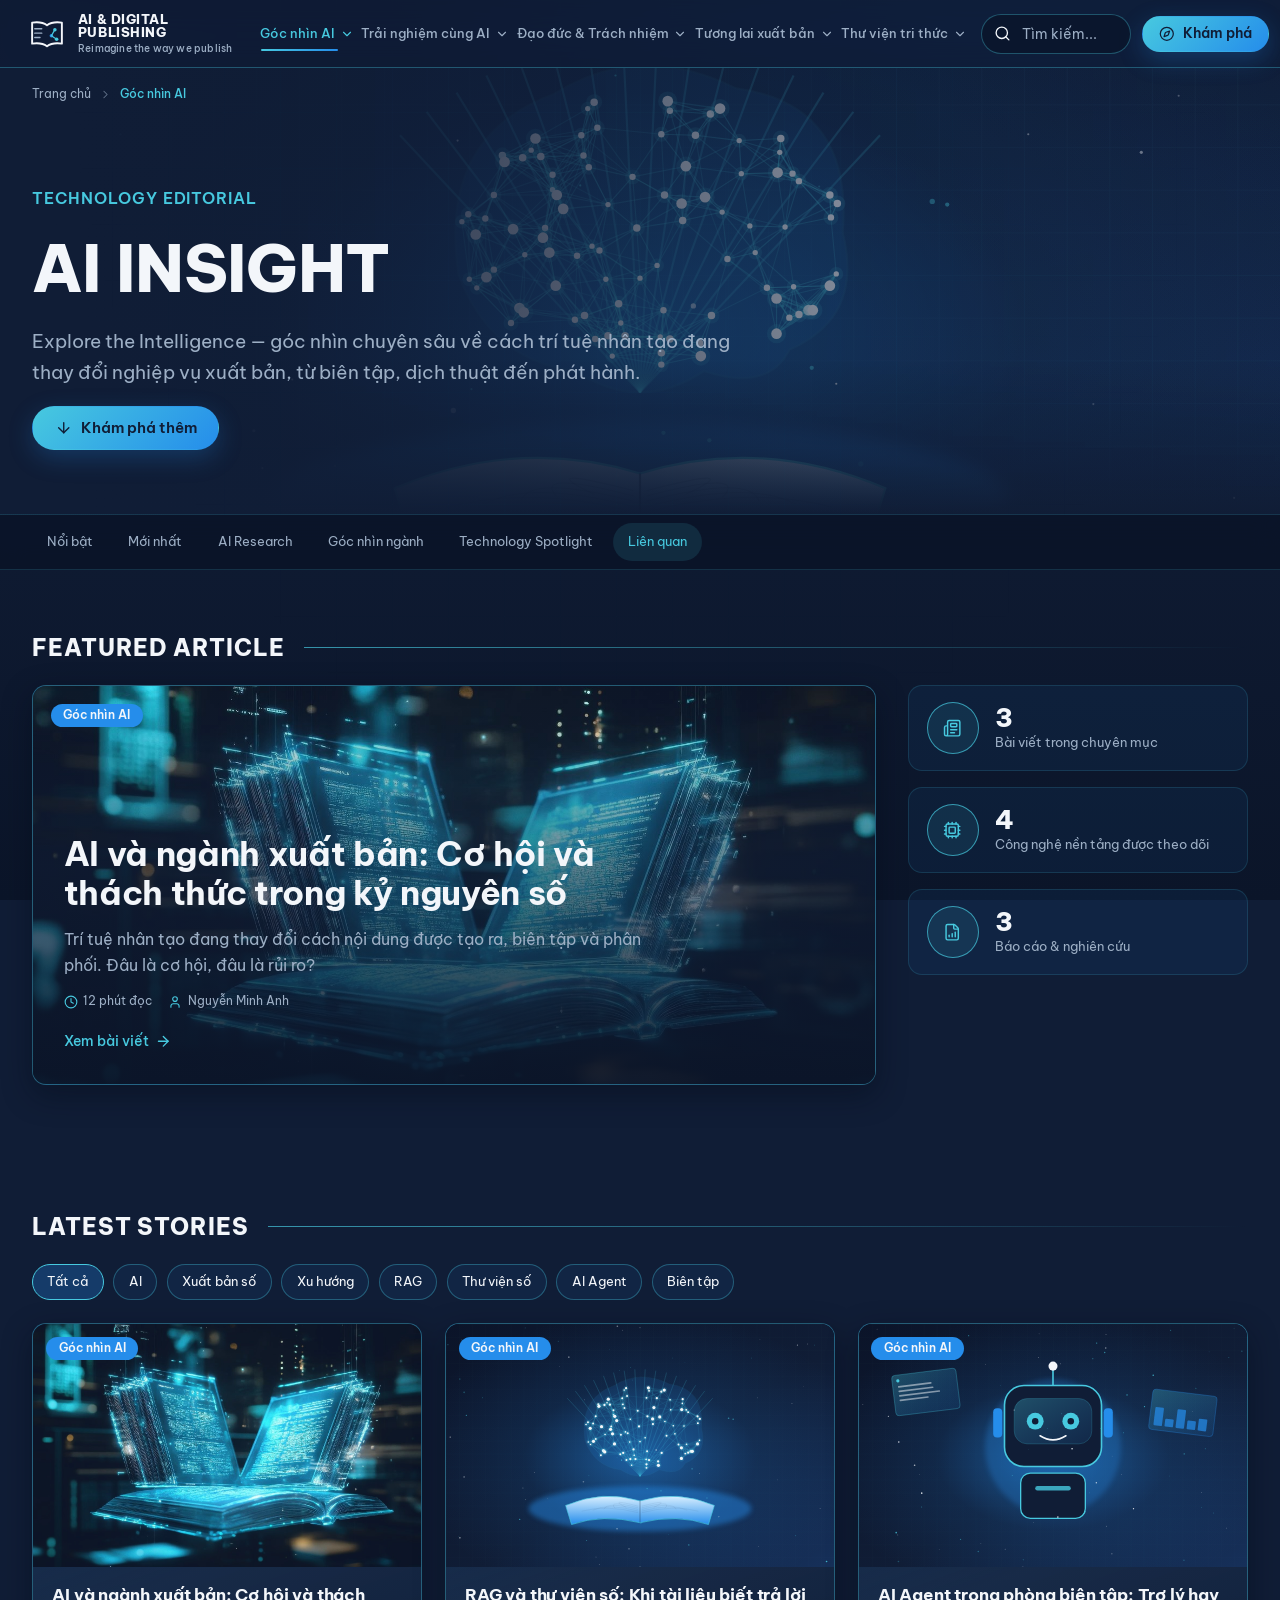
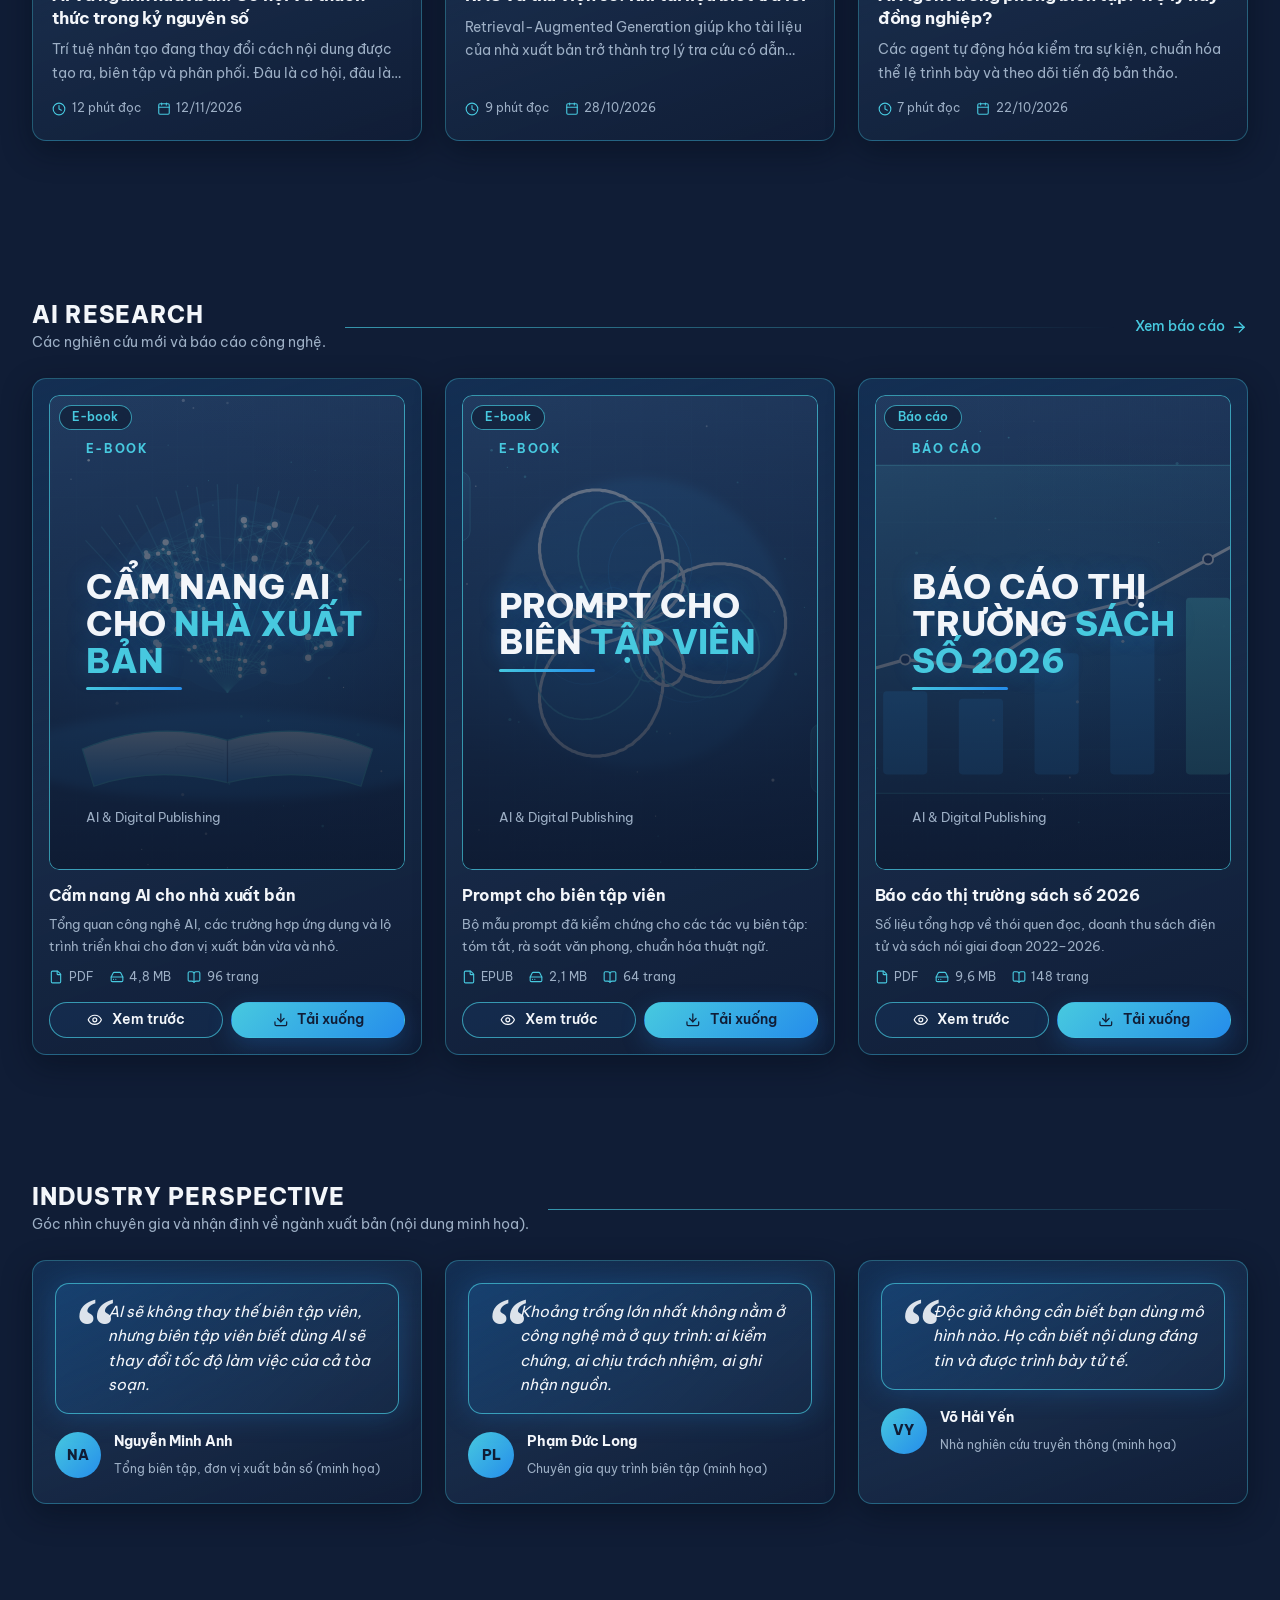
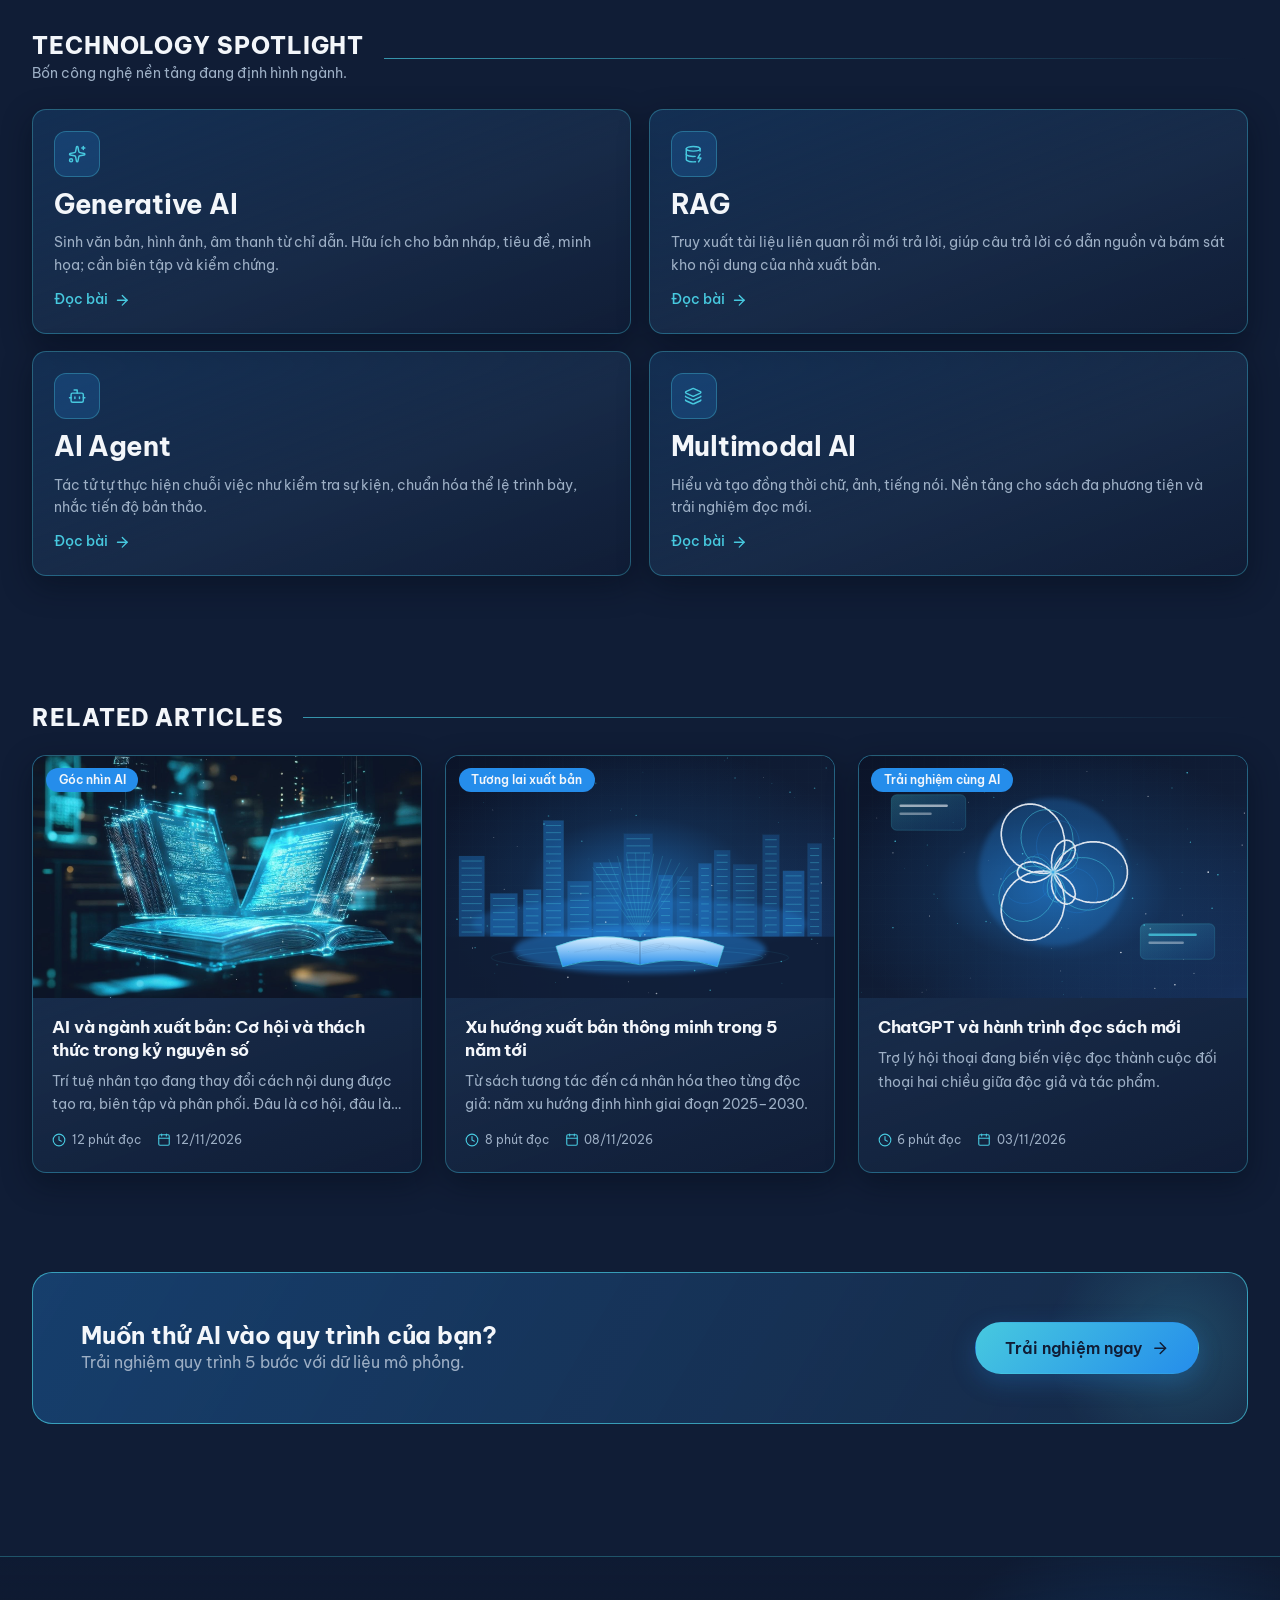
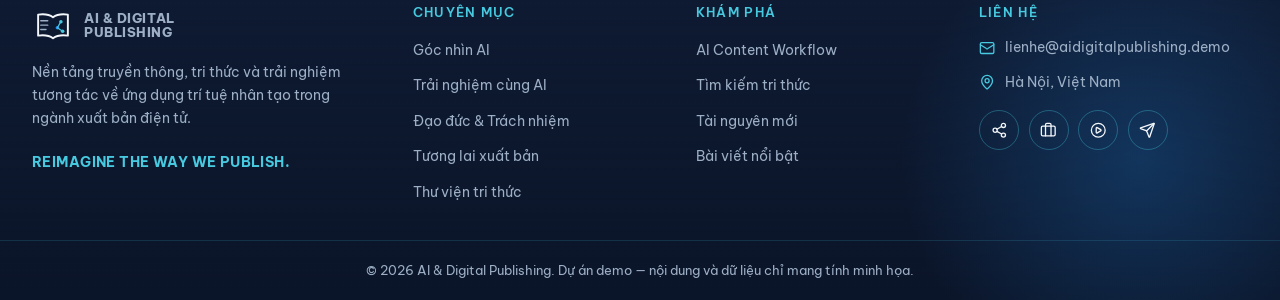
<file: pages/ai-insight.html>
<!doctype html>
<html lang="vi">
<head>
<meta charset="utf-8">
<meta name="viewport" content="width=device-width, initial-scale=1">
<title>AI Insight — Góc nhìn AI | AI & Digital Publishing</title>
<meta name="description" content="AI & Digital Publishing — Reimagine the way we publish.">
<meta name="theme-color" content="#101D36">
<link rel="icon" href="../assets/icons/favicon.svg" type="image/svg+xml">
<link rel="stylesheet" href="../css/variables.css">
<link rel="stylesheet" href="../css/global.css">
<link rel="stylesheet" href="../css/components.css">
<link rel="stylesheet" href="../css/layout.css">
<link rel="stylesheet" href="../css/pages.css">
<link rel="stylesheet" href="../css/responsive.css">
</head>
<body data-root="../">
<a class="sr-only" href="#main">Bỏ qua tới nội dung</a>
<div id="site-header"></div>
<main id="main">
<section class="page-hero ">
  <div class="bg"><img src="../assets/images/scene-brain.svg" alt=""></div>
  <div class="container"><nav class="breadcrumb" aria-label="Breadcrumb"><a href="../index.html">Trang chủ</a> <i data-lucide="chevron-right"></i> <span aria-current="page">Góc nhìn AI</span></nav>
    <div class="inner reveal">
      <span class="tagline">Technology Editorial</span>
      <h1>AI Insight</h1>
      <p class="subtitle">Explore the Intelligence — góc nhìn chuyên sâu về cách trí tuệ nhân tạo đang thay đổi nghiệp vụ xuất bản, từ biên tập, dịch thuật đến phát hành.</p>
      <div><a class="btn btn-primary" href="#latest"><i data-lucide="arrow-down"></i>Khám phá thêm</a></div>
    </div>
  </div>
</section><nav class="subnav" data-spy aria-label="Mục lục trang"><div class="container"><a href="#featured">Nổi bật</a><a href="#latest">Mới nhất</a><a href="#research">AI Research</a><a href="#perspective">Góc nhìn ngành</a><a href="#tech-spotlight">Technology Spotlight</a><a href="#related">Liên quan</a></div></nav>
<section class="section" id="featured"><div class="container reveal"><div class="section-head"><div class="head-text"><h2>Featured Article</h2></div></div>
  <div class="cols-9-3"><div data-feature="ai-va-nganh-xuat-ban"></div>
  <aside class="stack" style="--stack:1rem" id="insightStats"></aside></div></div></section>
<section class="section" id="latest"><div class="container reveal"><div class="section-head"><div class="head-text"><h2>Latest Stories</h2></div></div>
  <div class="row" id="articleFilter" data-cat="insight" style="--gap:.6rem;margin-bottom:1.4rem" role="group" aria-label="Lọc theo thẻ"></div>
  <div class="grid grid-3" id="latestList"></div><div class="pagination" id="latestPag"></div></div></section>
<section class="section" id="research"><div class="container reveal"><div class="section-head"><div class="head-text"><h2>AI Research</h2><p>Các nghiên cứu mới và báo cáo công nghệ.</p></div><a class="link-more" href="knowledge-hub.html?type=B%C3%A1o%20c%C3%A1o#resources">Xem báo cáo <i data-lucide="arrow-right"></i></a></div>
  <div class="grid grid-3" data-resources="3" data-type="Báo cáo|E-book"></div></div></section>
<section class="section" id="perspective"><div class="container reveal"><div class="section-head"><div class="head-text"><h2>Industry Perspective</h2><p>Góc nhìn chuyên gia và nhận định về ngành xuất bản (nội dung minh họa).</p></div></div>
  <div class="grid grid-3">
   <div class="card expert-card"><blockquote class="quote-block" style="padding:1rem 1rem 1rem 3.2rem"><p>AI sẽ không thay thế biên tập viên, nhưng biên tập viên biết dùng AI sẽ thay đổi tốc độ làm việc của cả tòa soạn.</p></blockquote><div class="expert"><span class="avatar">NA</span><div><strong>Nguyễn Minh Anh</strong><small>Tổng biên tập, đơn vị xuất bản số (minh họa)</small></div></div></div>
   <div class="card expert-card"><blockquote class="quote-block" style="padding:1rem 1rem 1rem 3.2rem"><p>Khoảng trống lớn nhất không nằm ở công nghệ mà ở quy trình: ai kiểm chứng, ai chịu trách nhiệm, ai ghi nhận nguồn.</p></blockquote><div class="expert"><span class="avatar">PL</span><div><strong>Phạm Đức Long</strong><small>Chuyên gia quy trình biên tập (minh họa)</small></div></div></div>
   <div class="card expert-card"><blockquote class="quote-block" style="padding:1rem 1rem 1rem 3.2rem"><p>Độc giả không cần biết bạn dùng mô hình nào. Họ cần biết nội dung đáng tin và được trình bày tử tế.</p></blockquote><div class="expert"><span class="avatar">VY</span><div><strong>Võ Hải Yến</strong><small>Nhà nghiên cứu truyền thông (minh họa)</small></div></div></div>
  </div></div></section>
<section class="section" id="tech-spotlight"><div class="container reveal"><div class="section-head"><div class="head-text"><h2>Technology Spotlight</h2><p>Bốn công nghệ nền tảng đang định hình ngành.</p></div></div>
  <div class="tech-grid">
   <div class="card tech-card"><span class="ti"><i data-lucide="sparkles"></i></span><h3>Generative AI</h3><p>Sinh văn bản, hình ảnh, âm thanh từ chỉ dẫn. Hữu ích cho bản nháp, tiêu đề, minh họa; cần biên tập và kiểm chứng.</p><a class="link-more" href="article-detail.html?id=chatgpt-hanh-trinh-doc-sach">Đọc bài <i data-lucide="arrow-right"></i></a></div>
   <div class="card tech-card"><span class="ti"><i data-lucide="database-zap"></i></span><h3>RAG</h3><p>Truy xuất tài liệu liên quan rồi mới trả lời, giúp câu trả lời có dẫn nguồn và bám sát kho nội dung của nhà xuất bản.</p><a class="link-more" href="article-detail.html?id=rag-cho-thu-vien-so">Đọc bài <i data-lucide="arrow-right"></i></a></div>
   <div class="card tech-card"><span class="ti"><i data-lucide="bot"></i></span><h3>AI Agent</h3><p>Tác tử tự thực hiện chuỗi việc như kiểm tra sự kiện, chuẩn hóa thể lệ trình bày, nhắc tiến độ bản thảo.</p><a class="link-more" href="article-detail.html?id=ai-agent-bien-tap">Đọc bài <i data-lucide="arrow-right"></i></a></div>
   <div class="card tech-card"><span class="ti"><i data-lucide="layers"></i></span><h3>Multimodal AI</h3><p>Hiểu và tạo đồng thời chữ, ảnh, tiếng nói. Nền tảng cho sách đa phương tiện và trải nghiệm đọc mới.</p><a class="link-more" href="article-detail.html?id=sach-da-phuong-tien">Đọc bài <i data-lucide="arrow-right"></i></a></div>
  </div></div></section>
<section class="section" id="related"><div class="container reveal"><div class="section-head"><div class="head-text"><h2>Related Articles</h2></div></div>
  <div class="grid grid-3" data-articles="all:3"></div></div></section>
<section class="section-sm"><div class="container"><div class="cta-band"><div><h2 style="font-size:1.5rem">Muốn thử AI vào quy trình của bạn?</h2><p class="text-sub">Trải nghiệm quy trình 5 bước với dữ liệu mô phỏng.</p></div><a class="btn btn-primary btn-lg" href="ai-experience.html#workflow">Trải nghiệm ngay <i data-lucide="arrow-right"></i></a></div></div></section>

</main>
<div id="site-footer"></div>
<script src="../js/vendor/lucide.min.js"></script>
<script src="../js/data.js"></script>
<script src="../js/main.js"></script>
<script src="../js/navigation.js"></script>
<script src="../js/search.js"></script>
<script src="../js/workflow.js"></script>
<script src="../js/interactions.js"></script>
</body>
</html>
</file>
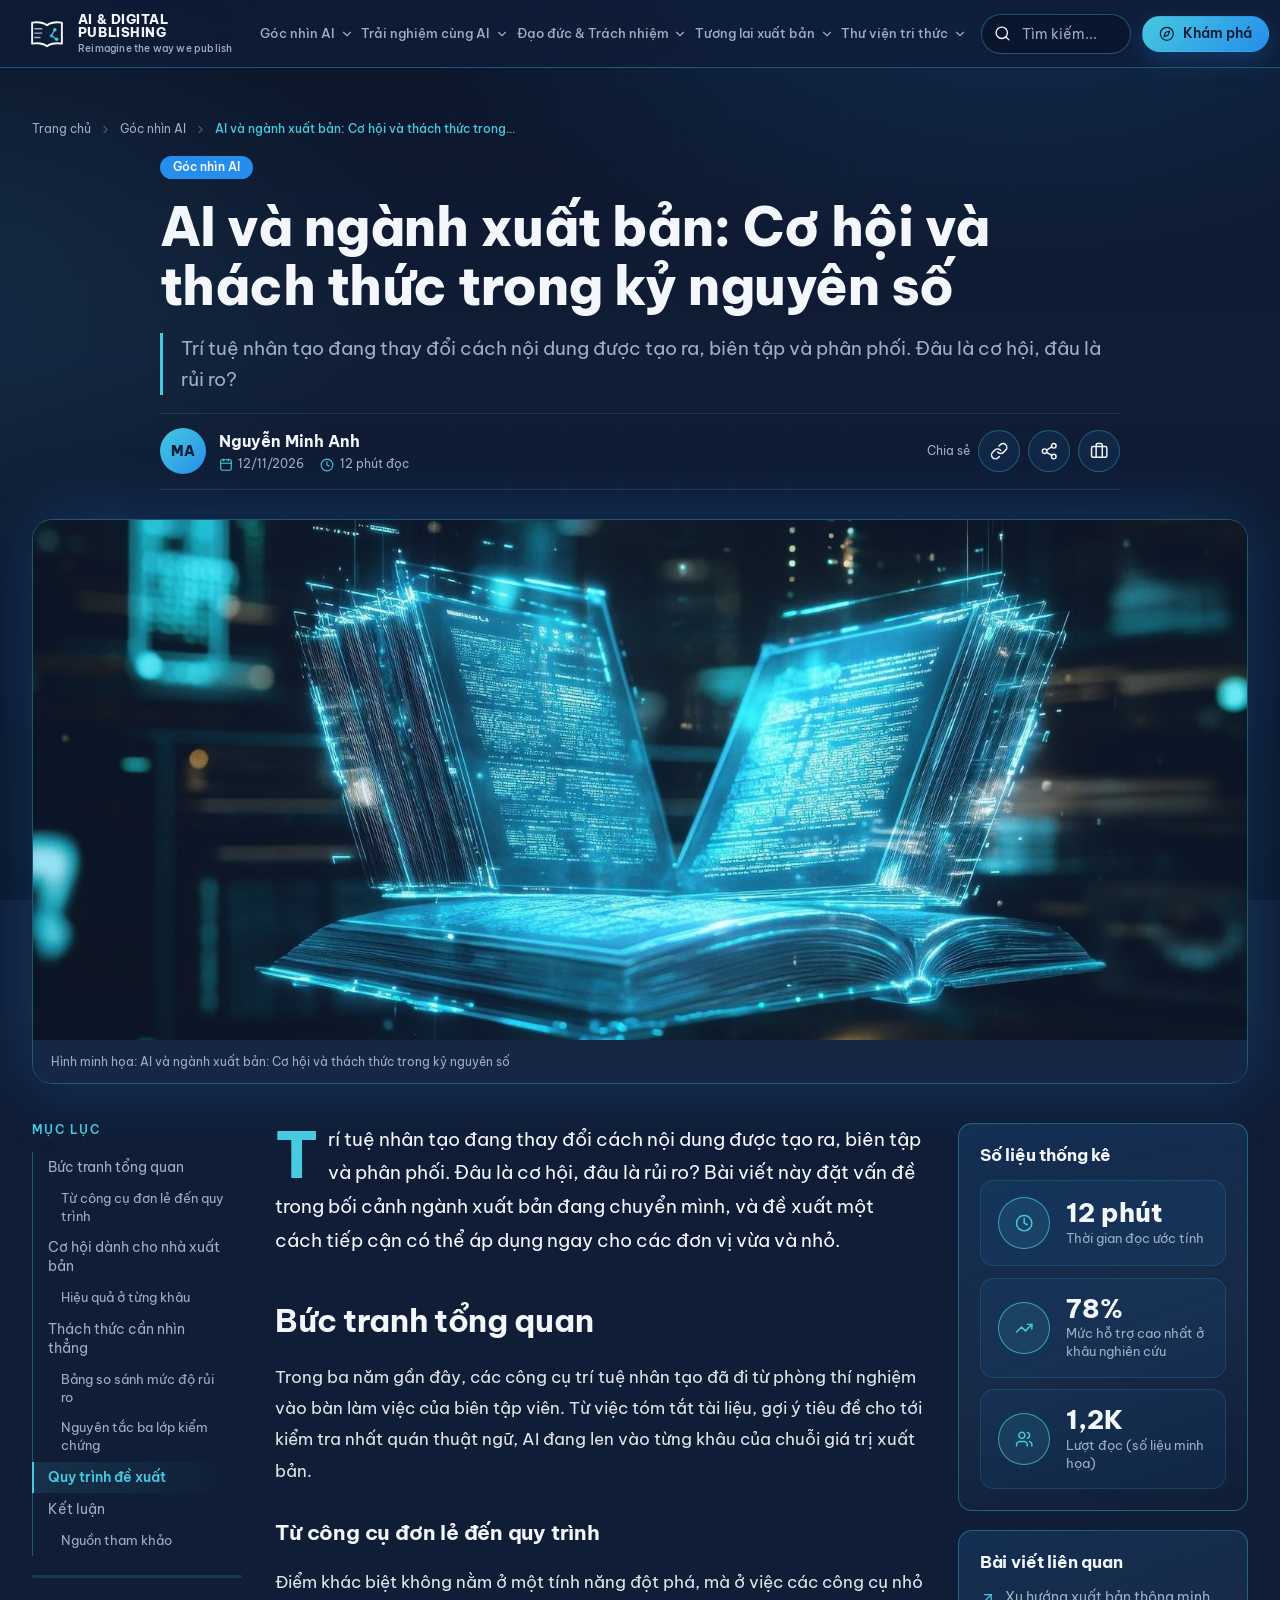
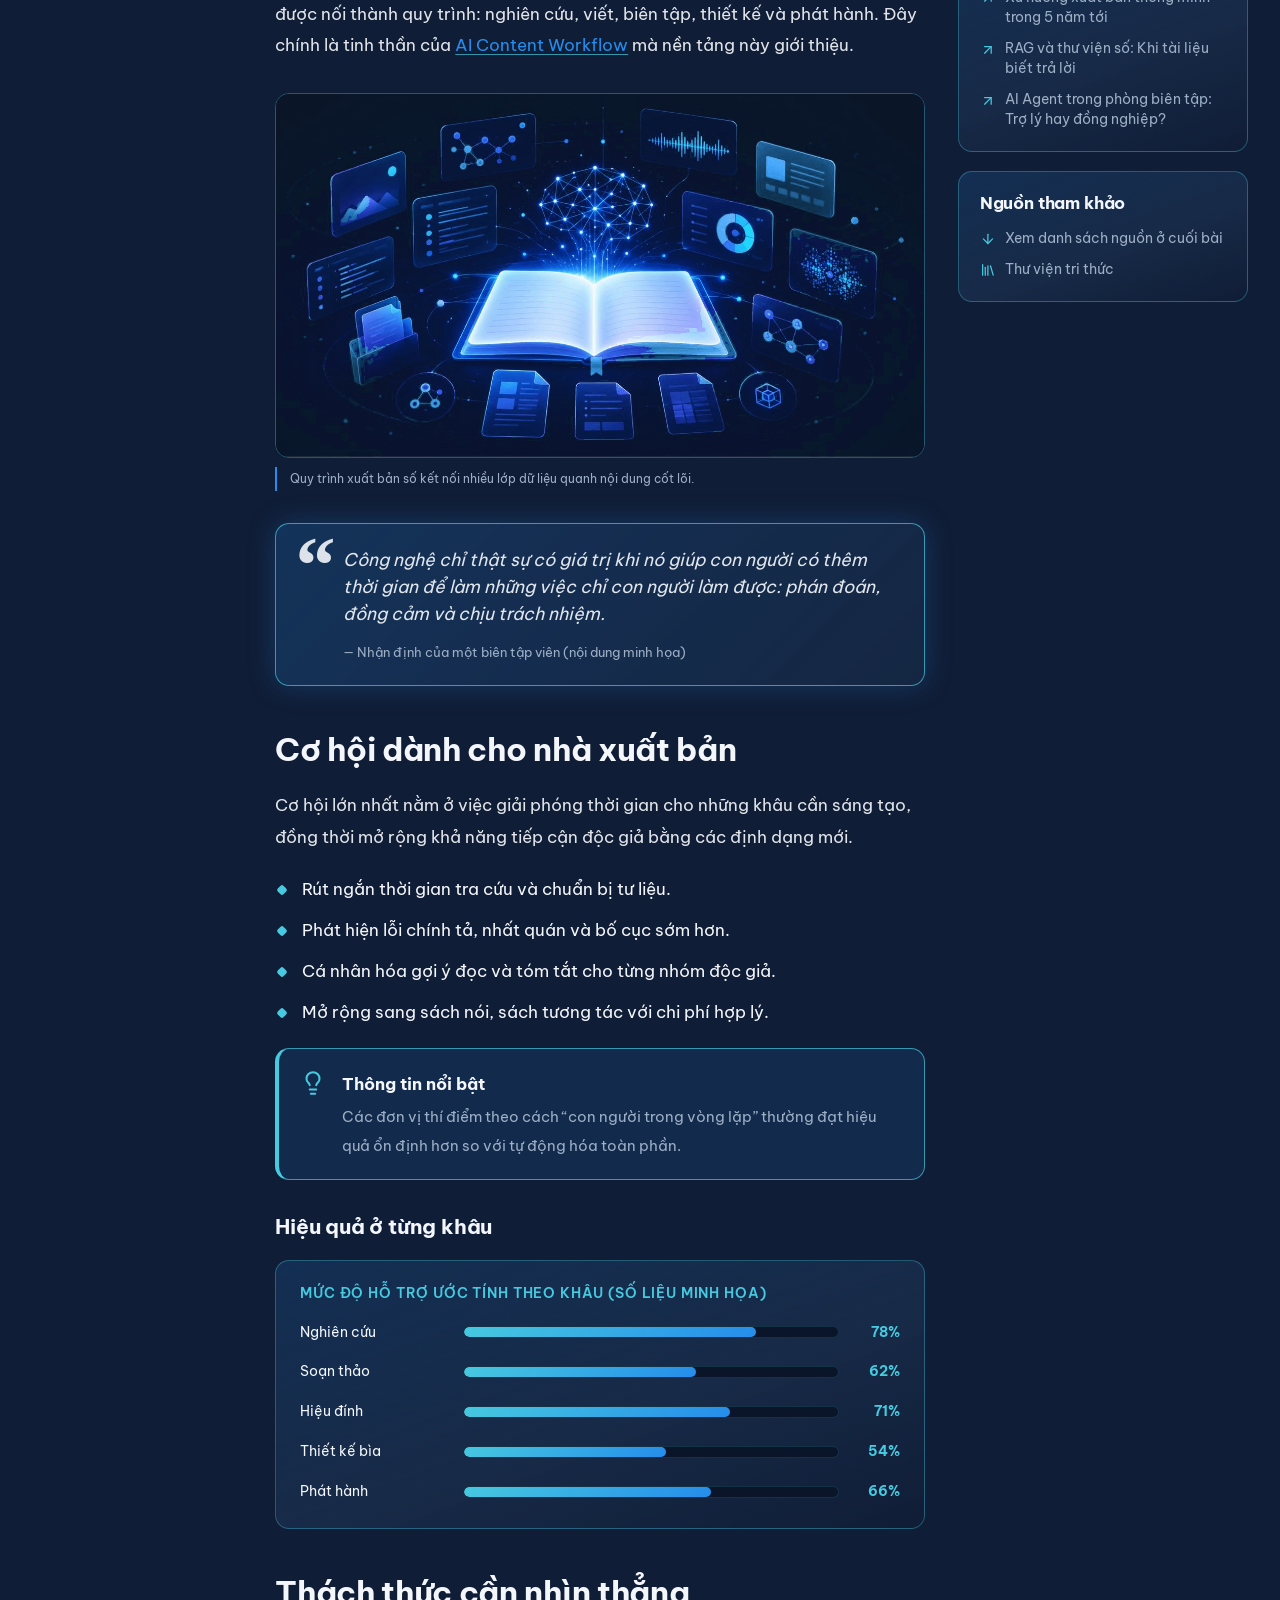
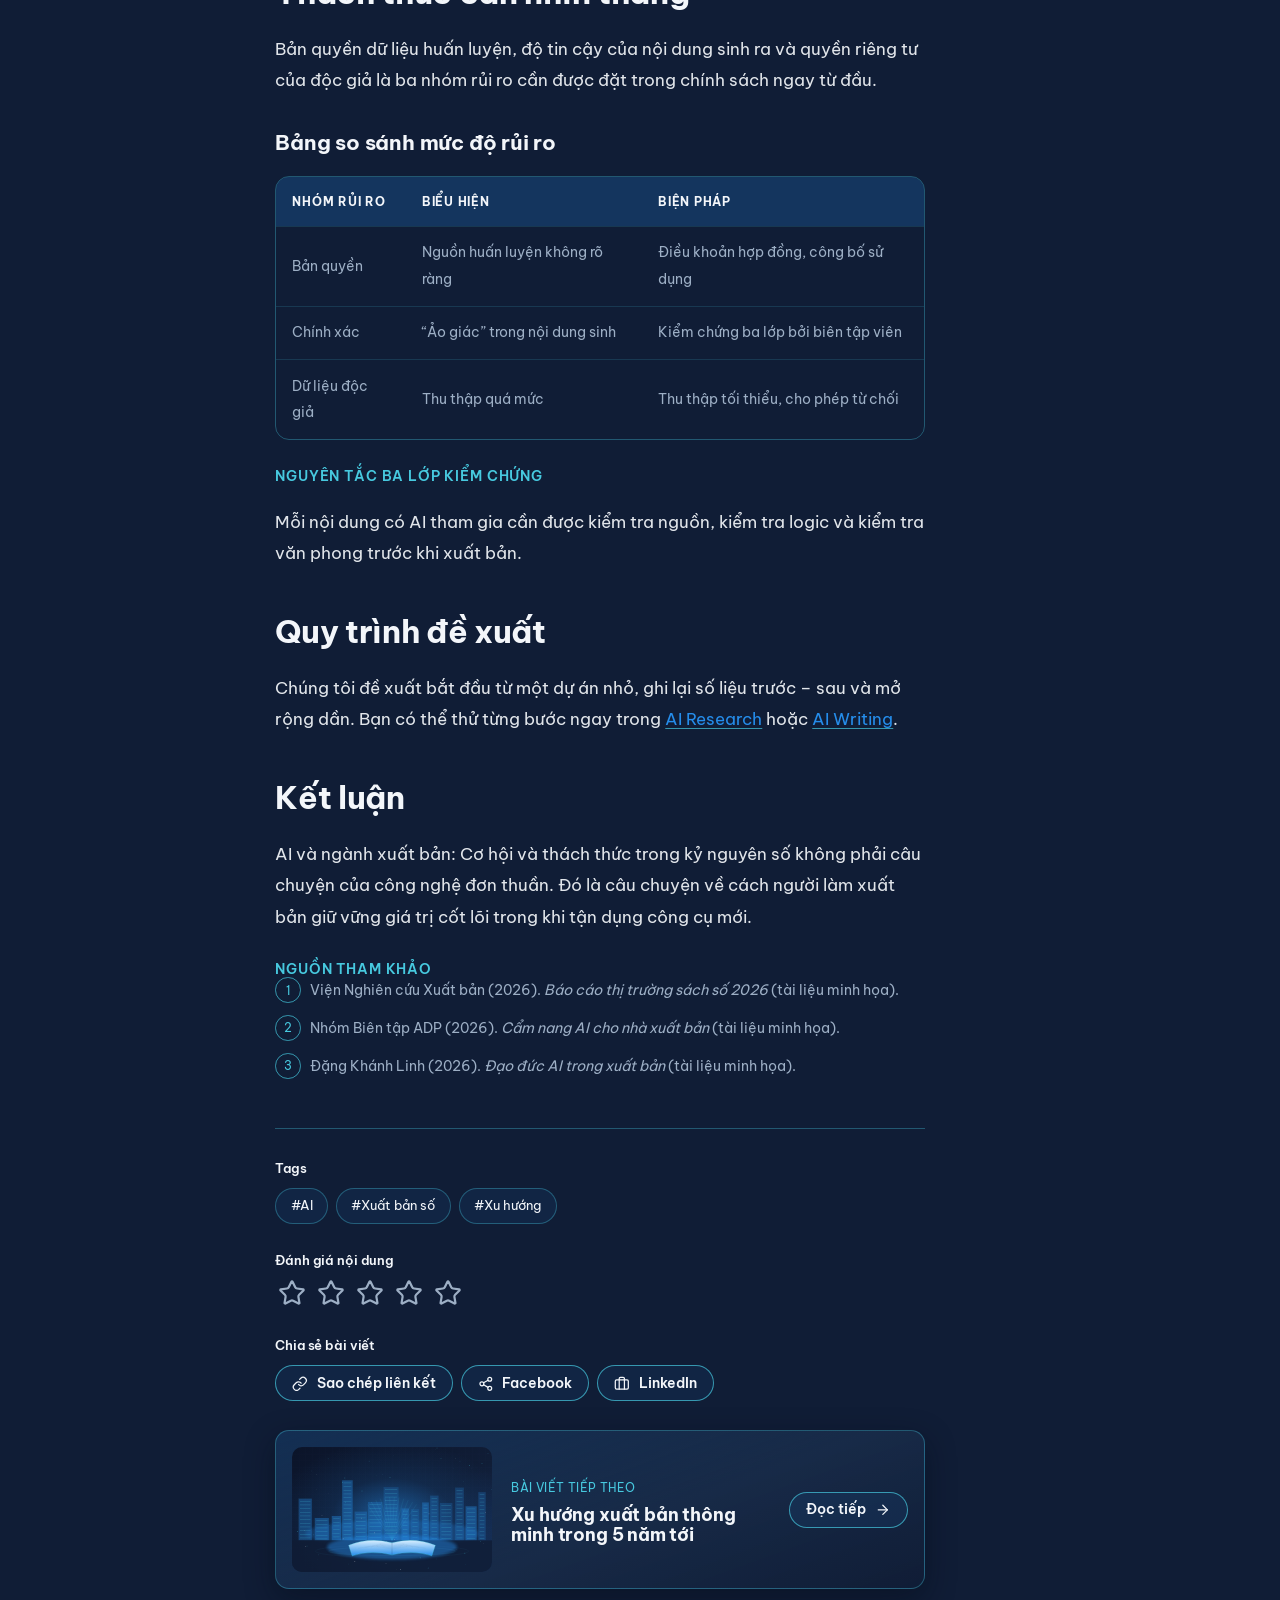
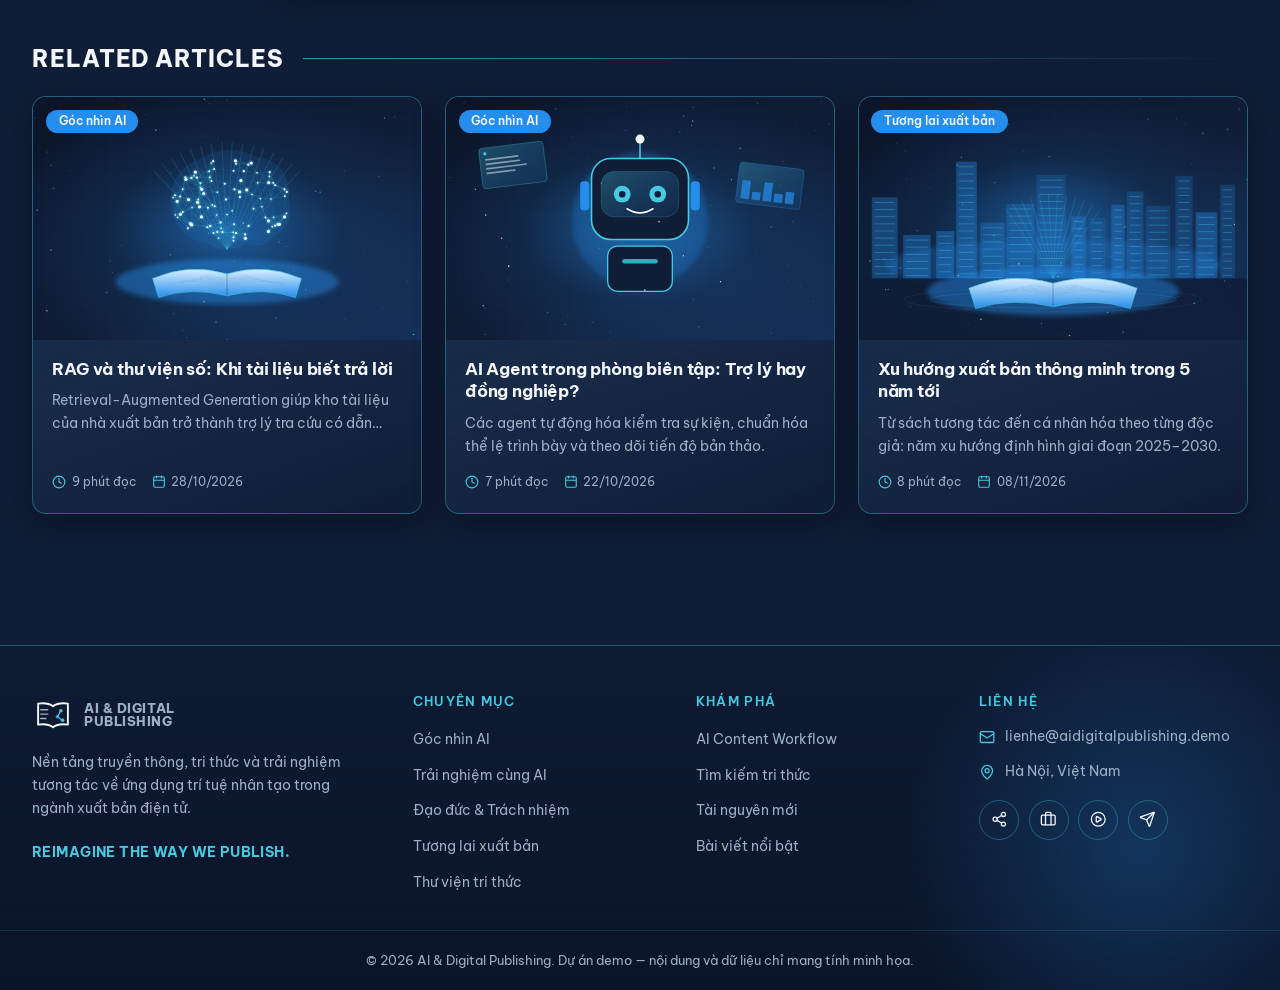
<file: pages/article-detail.html>
<!doctype html>
<html lang="vi">
<head>
<meta charset="utf-8">
<meta name="viewport" content="width=device-width, initial-scale=1">
<title>Bài viết — AI & Digital Publishing</title>
<meta name="description" content="AI & Digital Publishing — Reimagine the way we publish.">
<meta name="theme-color" content="#101D36">
<link rel="icon" href="../assets/icons/favicon.svg" type="image/svg+xml">
<link rel="stylesheet" href="../css/variables.css">
<link rel="stylesheet" href="../css/global.css">
<link rel="stylesheet" href="../css/components.css">
<link rel="stylesheet" href="../css/layout.css">
<link rel="stylesheet" href="../css/pages.css">
<link rel="stylesheet" href="../css/responsive.css">
</head>
<body data-root="../">
<a class="sr-only" href="#main">Bỏ qua tới nội dung</a>
<div id="site-header"></div>
<main id="main">

<article id="articleRoot" class="section-sm">
<div class="container">
  <nav class="breadcrumb" aria-label="Breadcrumb"><a href="../index.html">Trang chủ</a><i data-lucide="chevron-right"></i><span id="bcCat"></span><i data-lucide="chevron-right"></i><span aria-current="page" id="bcTitle"></span></nav>
  <header class="article-header reveal">
    <span class="badge" id="aBadge" style="align-self:flex-start"></span>
    <h1 id="aTitle"></h1>
    <p class="sapo" id="aSapo"></p>
    <div class="byline">
      <div class="author"><span class="avatar" id="aInit"></span><div><strong id="aAuthor"></strong><div class="meta-row"><span><i data-lucide="calendar"></i><span id="aDate"></span></span><span><i data-lucide="clock"></i><span id="aRead"></span></span></div></div></div>
      <div class="share-row"><span class="caption">Chia sẻ</span><button class="btn-icon" data-share="copy" aria-label="Sao chép liên kết"><i data-lucide="link"></i></button><button class="btn-icon" data-share="Facebook" aria-label="Chia sẻ Facebook"><i data-lucide="share-2"></i></button><button class="btn-icon" data-share="LinkedIn" aria-label="Chia sẻ LinkedIn"><i data-lucide="briefcase"></i></button></div>
    </div>
  </header>
  <figure class="article-cover"><img id="aCover" src="" alt="" width="1600" height="686"><figcaption id="aCaption"></figcaption></figure>

  <div class="article-layout">
    <nav class="toc" aria-label="Mục lục"><h4>Mục lục</h4><ol id="tocList"></ol><div class="toc-progress"><i id="tocProgress"></i></div></nav>
    <div>
      <details class="toc-mobile panel"><summary style="cursor:pointer;font-weight:600">Mục lục bài viết</summary><ol id="tocListM" class="toc" style="position:static;margin-top:.8rem"></ol></details>
      <div class="prose" id="proseBody"></div>
      <div class="article-bottom">
        <div><h4 class="label" style="margin-bottom:.7rem">Tags</h4><div class="row" style="--gap:.5rem" id="aTags"></div></div>
        <div><h4 class="label" style="margin-bottom:.5rem">Đánh giá nội dung</h4><div class="rating" id="rating" role="group" aria-label="Đánh giá"><button aria-label="1 sao"><i data-lucide="star"></i></button><button aria-label="2 sao"><i data-lucide="star"></i></button><button aria-label="3 sao"><i data-lucide="star"></i></button><button aria-label="4 sao"><i data-lucide="star"></i></button><button aria-label="5 sao"><i data-lucide="star"></i></button><span class="caption" id="ratingMsg" style="margin-left:.6rem"></span></div></div>
        <div><h4 class="label" style="margin-bottom:.7rem">Chia sẻ bài viết</h4><div class="share-row"><button class="btn btn-secondary btn-sm" data-share="copy"><i data-lucide="link"></i>Sao chép liên kết</button><button class="btn btn-secondary btn-sm" data-share="Facebook"><i data-lucide="share-2"></i>Facebook</button><button class="btn btn-secondary btn-sm" data-share="LinkedIn"><i data-lucide="briefcase"></i>LinkedIn</button></div></div>
        <div class="card next-article" id="nextArticle"></div>
      </div>
    </div>
    <aside class="article-aside stack" style="--stack:1.2rem" aria-label="Thông tin bổ sung">
      <div class="panel"><h3>Số liệu thống kê</h3><div class="stack" style="--stack:.7rem" id="sideStats"></div></div>
      <div class="panel"><h3>Bài viết liên quan</h3><div class="side-list" id="sideRelated"></div></div>
      <div class="panel"><h3>Nguồn tham khảo</h3><div class="side-list"><a href="#s6"><i data-lucide="arrow-down"></i><span>Xem danh sách nguồn ở cuối bài</span></a><a href="../pages/knowledge-hub.html"><i data-lucide="library"></i><span>Thư viện tri thức</span></a></div></div>
    </aside>
  </div>
  <section style="margin-top:3.5rem"><div class="section-head"><h2>Related Articles</h2></div><div class="grid grid-3" id="relatedGrid"></div></section>
</div></article>

</main>
<div id="site-footer"></div>
<script src="../js/vendor/lucide.min.js"></script>
<script src="../js/data.js"></script>
<script src="../js/main.js"></script>
<script src="../js/navigation.js"></script>
<script src="../js/search.js"></script>
<script src="../js/workflow.js"></script>
<script src="../js/interactions.js"></script>
</body>
</html>
</file>
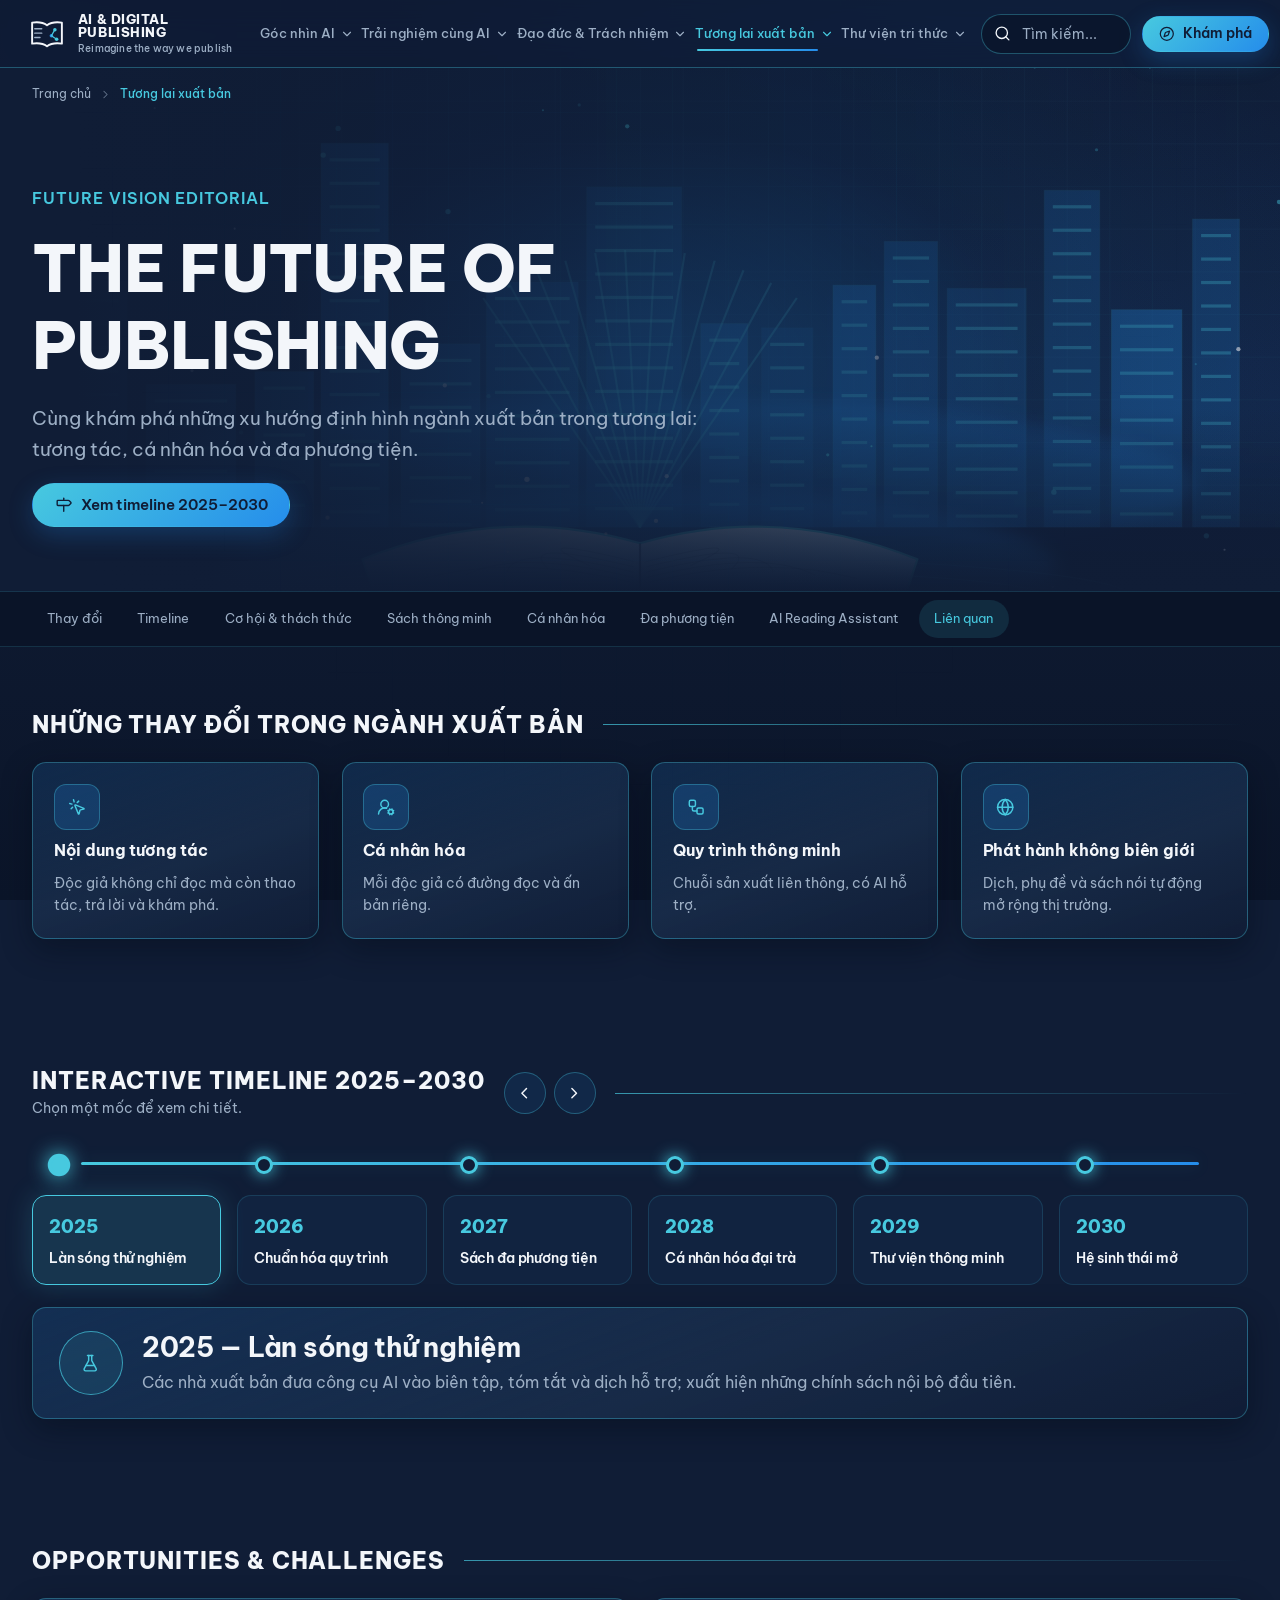
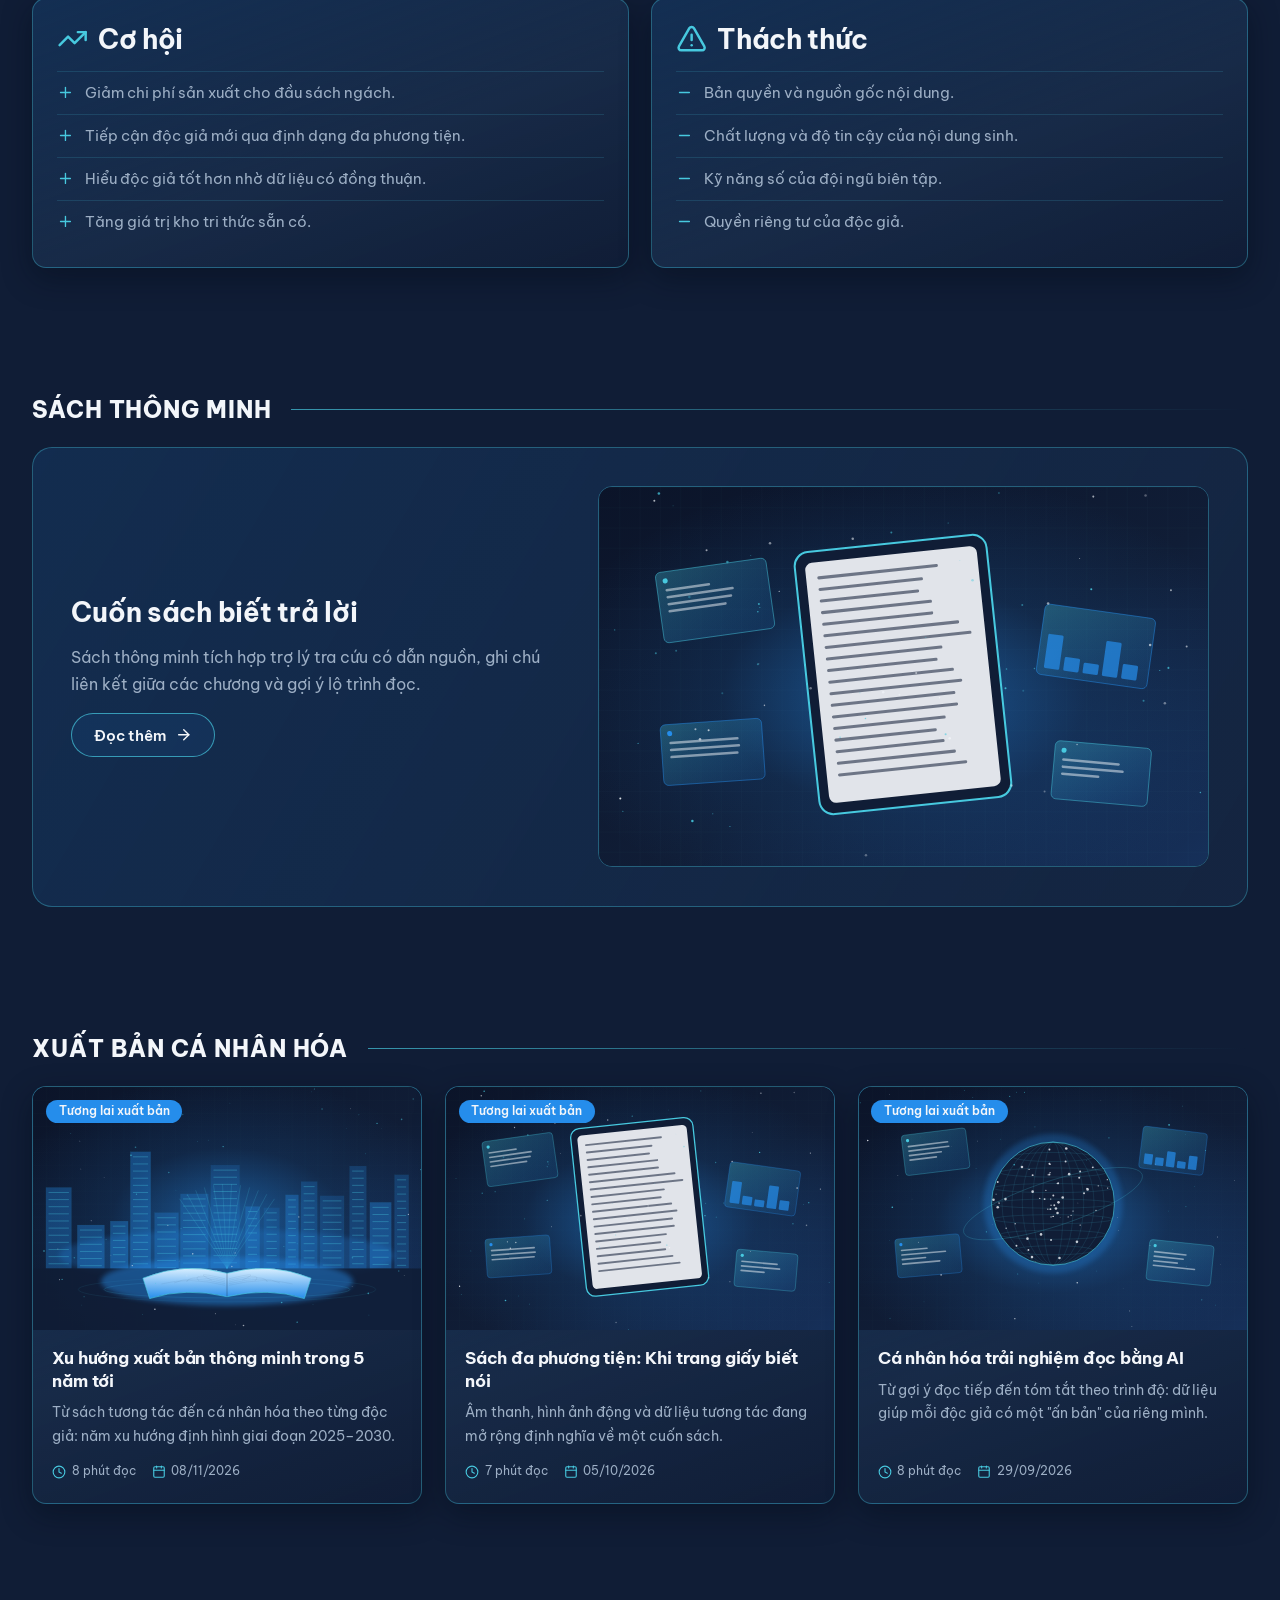
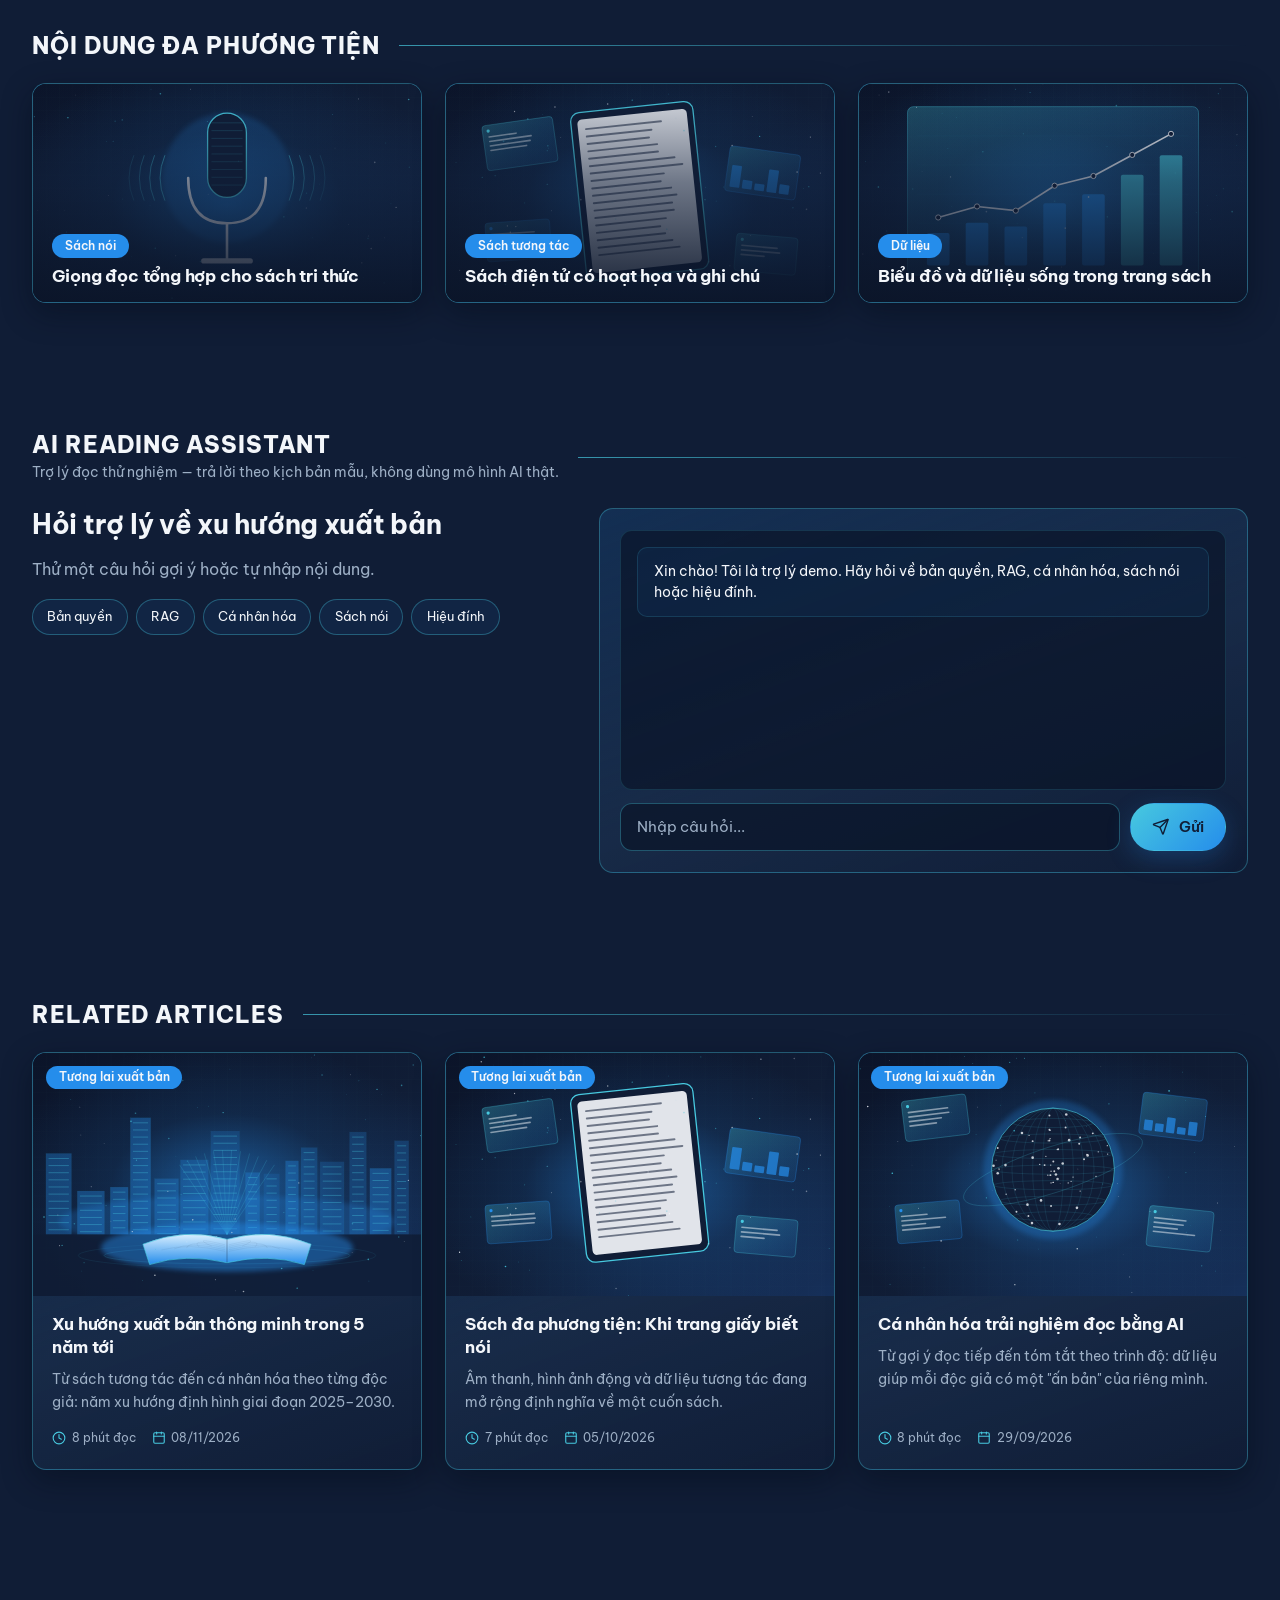
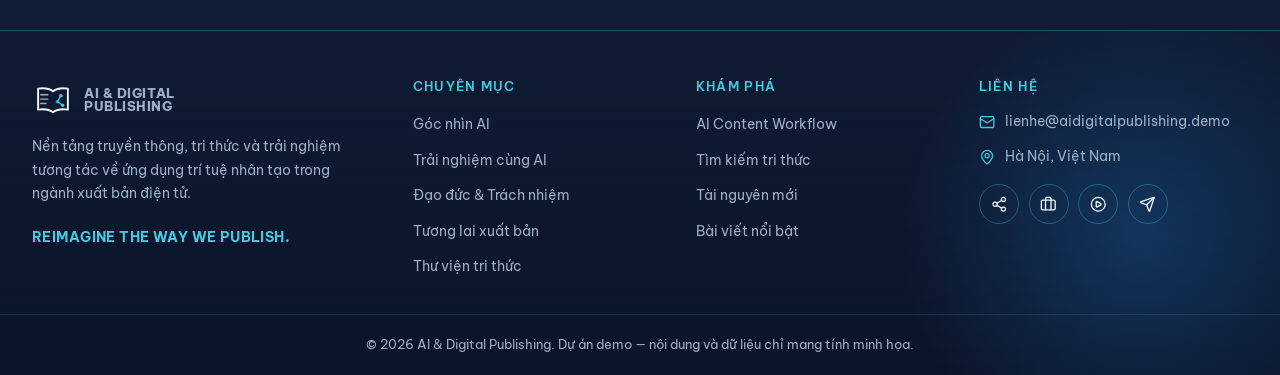
<file: pages/future-publishing.html>
<!doctype html>
<html lang="vi">
<head>
<meta charset="utf-8">
<meta name="viewport" content="width=device-width, initial-scale=1">
<title>Future Publishing — Tương lai xuất bản | AI & Digital Publishing</title>
<meta name="description" content="AI & Digital Publishing — Reimagine the way we publish.">
<meta name="theme-color" content="#101D36">
<link rel="icon" href="../assets/icons/favicon.svg" type="image/svg+xml">
<link rel="stylesheet" href="../css/variables.css">
<link rel="stylesheet" href="../css/global.css">
<link rel="stylesheet" href="../css/components.css">
<link rel="stylesheet" href="../css/layout.css">
<link rel="stylesheet" href="../css/pages.css">
<link rel="stylesheet" href="../css/responsive.css">
</head>
<body data-root="../">
<a class="sr-only" href="#main">Bỏ qua tới nội dung</a>
<div id="site-header"></div>
<main id="main">
<section class="page-hero ">
  <div class="bg"><img src="../assets/images/scene-future.svg" alt=""></div>
  <div class="container"><nav class="breadcrumb" aria-label="Breadcrumb"><a href="../index.html">Trang chủ</a> <i data-lucide="chevron-right"></i> <span aria-current="page">Tương lai xuất bản</span></nav>
    <div class="inner reveal">
      <span class="tagline">Future Vision Editorial</span>
      <h1>The future of publishing</h1>
      <p class="subtitle">Cùng khám phá những xu hướng định hình ngành xuất bản trong tương lai: tương tác, cá nhân hóa và đa phương tiện.</p>
      <div><a class="btn btn-primary" href="#timeline"><i data-lucide="milestone"></i>Xem timeline 2025–2030</a></div>
    </div>
  </div>
</section><nav class="subnav" data-spy aria-label="Mục lục trang"><div class="container"><a href="#changes">Thay đổi</a><a href="#timeline">Timeline</a><a href="#opps">Cơ hội & thách thức</a><a href="#smart-books">Sách thông minh</a><a href="#personalized">Cá nhân hóa</a><a href="#multimedia">Đa phương tiện</a><a href="#assistant">AI Reading Assistant</a><a href="#related">Liên quan</a></div></nav>
<section class="section" id="changes"><div class="container reveal"><div class="section-head"><div class="head-text"><h2>Những thay đổi trong ngành xuất bản</h2></div></div>
  <div class="grid grid-4"><div class="card tech-card"><span class="ti"><i data-lucide="mouse-pointer-click"></i></span><h3 style="font-size:1.02rem">Nội dung tương tác</h3><p>Độc giả không chỉ đọc mà còn thao tác, trả lời và khám phá.</p></div><div class="card tech-card"><span class="ti"><i data-lucide="user-round-cog"></i></span><h3 style="font-size:1.02rem">Cá nhân hóa</h3><p>Mỗi độc giả có đường đọc và ấn bản riêng.</p></div><div class="card tech-card"><span class="ti"><i data-lucide="workflow"></i></span><h3 style="font-size:1.02rem">Quy trình thông minh</h3><p>Chuỗi sản xuất liên thông, có AI hỗ trợ.</p></div><div class="card tech-card"><span class="ti"><i data-lucide="globe"></i></span><h3 style="font-size:1.02rem">Phát hành không biên giới</h3><p>Dịch, phụ đề và sách nói tự động mở rộng thị trường.</p></div></div></div></section>
<section class="section" id="timeline"><div class="container reveal"><div class="section-head"><div class="head-text"><h2>Interactive Timeline 2025–2030</h2><p>Chọn một mốc để xem chi tiết.</p></div><div class="row" style="--gap:.5rem"><button class="btn-icon" id="tlPrev" aria-label="Mốc trước"><i data-lucide="chevron-left"></i></button><button class="btn-icon" id="tlNext" aria-label="Mốc sau"><i data-lucide="chevron-right"></i></button></div></div>
  <div class="timeline-track" id="tlTrack"></div><div class="card tl-detail" id="tlDetail" aria-live="polite"></div></div></section>
<section class="section" id="opps"><div class="container reveal"><div class="section-head"><div class="head-text"><h2>Opportunities & Challenges</h2></div></div>
  <div class="pc-grid"><div class="card pc-col"><h3><span class="text-cyan"><i data-lucide="trending-up"></i></span>Cơ hội</h3><ul><li><i data-lucide="plus"></i>Giảm chi phí sản xuất cho đầu sách ngách.</li><li><i data-lucide="plus"></i>Tiếp cận độc giả mới qua định dạng đa phương tiện.</li><li><i data-lucide="plus"></i>Hiểu độc giả tốt hơn nhờ dữ liệu có đồng thuận.</li><li><i data-lucide="plus"></i>Tăng giá trị kho tri thức sẵn có.</li></ul></div>
  <div class="card pc-col"><h3><span class="text-cyan"><i data-lucide="triangle-alert"></i></span>Thách thức</h3><ul><li><i data-lucide="minus"></i>Bản quyền và nguồn gốc nội dung.</li><li><i data-lucide="minus"></i>Chất lượng và độ tin cậy của nội dung sinh.</li><li><i data-lucide="minus"></i>Kỹ năng số của đội ngũ biên tập.</li><li><i data-lucide="minus"></i>Quyền riêng tư của độc giả.</li></ul></div></div></div></section>
<section class="section" id="smart-books"><div class="container reveal"><div class="section-head"><div class="head-text"><h2>Sách thông minh</h2></div></div>
  <div class="future-wrap"><div class="stack" style="--stack:1rem"><h3>Cuốn sách biết trả lời</h3><p class="text-sub">Sách thông minh tích hợp trợ lý tra cứu có dẫn nguồn, ghi chú liên kết giữa các chương và gợi ý lộ trình đọc.</p><div><a class="btn btn-secondary" href="article-detail.html?id=sach-da-phuong-tien">Đọc thêm <i data-lucide="arrow-right"></i></a></div></div><div class="fut-img"><img src="../assets/images/scene-tablet.svg" alt="Sách thông minh trên máy tính bảng" loading="lazy"></div></div></div></section>
<section class="section" id="personalized"><div class="container reveal"><div class="section-head"><div class="head-text"><h2>Xuất bản cá nhân hóa</h2></div></div>
  <div class="grid grid-3" data-articles="future:3"></div></div></section>
<section class="section" id="multimedia"><div class="container reveal"><div class="section-head"><div class="head-text"><h2>Nội dung đa phương tiện</h2></div></div>
  <div class="grid grid-3"><div class="card overlay-card" style="min-height:220px"><div class="card-media"><img src="../assets/images/scene-mic.svg" alt="" loading="lazy"></div><div class="card-body"><span class="badge card-badge">Sách nói</span><h3 style="font-size:1.05rem">Giọng đọc tổng hợp cho sách tri thức</h3></div><a class="card-link" href="article-detail.html?id=audiobook-giong-noi-tong-hop" aria-label="Sách nói"></a></div>
  <div class="card overlay-card" style="min-height:220px"><div class="card-media"><img src="../assets/images/scene-tablet.svg" alt="" loading="lazy"></div><div class="card-body"><span class="badge card-badge">Sách tương tác</span><h3 style="font-size:1.05rem">Sách điện tử có hoạt họa và ghi chú</h3></div><a class="card-link" href="resource-detail.html?id=case-sach-tuong-tac-thieu-nhi" aria-label="Sách tương tác"></a></div>
  <div class="card overlay-card" style="min-height:220px"><div class="card-media"><img src="../assets/images/scene-chart.svg" alt="" loading="lazy"></div><div class="card-body"><span class="badge card-badge">Dữ liệu</span><h3 style="font-size:1.05rem">Biểu đồ và dữ liệu sống trong trang sách</h3></div><a class="card-link" href="resource-detail.html?id=report-thi-truong-sach-so-2026" aria-label="Dữ liệu"></a></div></div></div></section>
<section class="section" id="assistant"><div class="container reveal"><div class="section-head"><div class="head-text"><h2>AI Reading Assistant</h2><p>Trợ lý đọc thử nghiệm — trả lời theo kịch bản mẫu, không dùng mô hình AI thật.</p></div></div>
  <div class="assist"><div class="stack" style="--stack:1rem"><h3>Hỏi trợ lý về xu hướng xuất bản</h3><p class="text-sub">Thử một câu hỏi gợi ý hoặc tự nhập nội dung.</p><div class="row" style="--gap:.5rem"><button class="chip" data-ask="Bản quyền nội dung AI thuộc về ai?">Bản quyền</button><button class="chip" data-ask="RAG là gì?">RAG</button><button class="chip" data-ask="Cá nhân hóa trải nghiệm đọc">Cá nhân hóa</button><button class="chip" data-ask="Sách nói giọng AI">Sách nói</button><button class="chip" data-ask="Hiệu đính bằng AI">Hiệu đính</button></div></div>
  <div class="panel"><div class="chat-log" id="assistLog" aria-live="polite"><div class="result-item">Xin chào! Tôi là trợ lý demo. Hãy hỏi về bản quyền, RAG, cá nhân hóa, sách nói hoặc hiệu đính.</div></div>
  <form class="chat-form" id="assistForm"><input class="input" placeholder="Nhập câu hỏi..." aria-label="Câu hỏi"><button class="btn btn-primary" type="submit"><i data-lucide="send"></i>Gửi</button></form></div></div></div></section>
<section class="section" id="related"><div class="container reveal"><div class="section-head"><div class="head-text"><h2>Related Articles</h2></div></div>
  <div class="grid grid-3" data-articles="future:3" data-skip="0"></div></div></section>

</main>
<div id="site-footer"></div>
<script src="../js/vendor/lucide.min.js"></script>
<script src="../js/data.js"></script>
<script src="../js/main.js"></script>
<script src="../js/navigation.js"></script>
<script src="../js/search.js"></script>
<script src="../js/workflow.js"></script>
<script src="../js/interactions.js"></script>
</body>
</html>
</file>
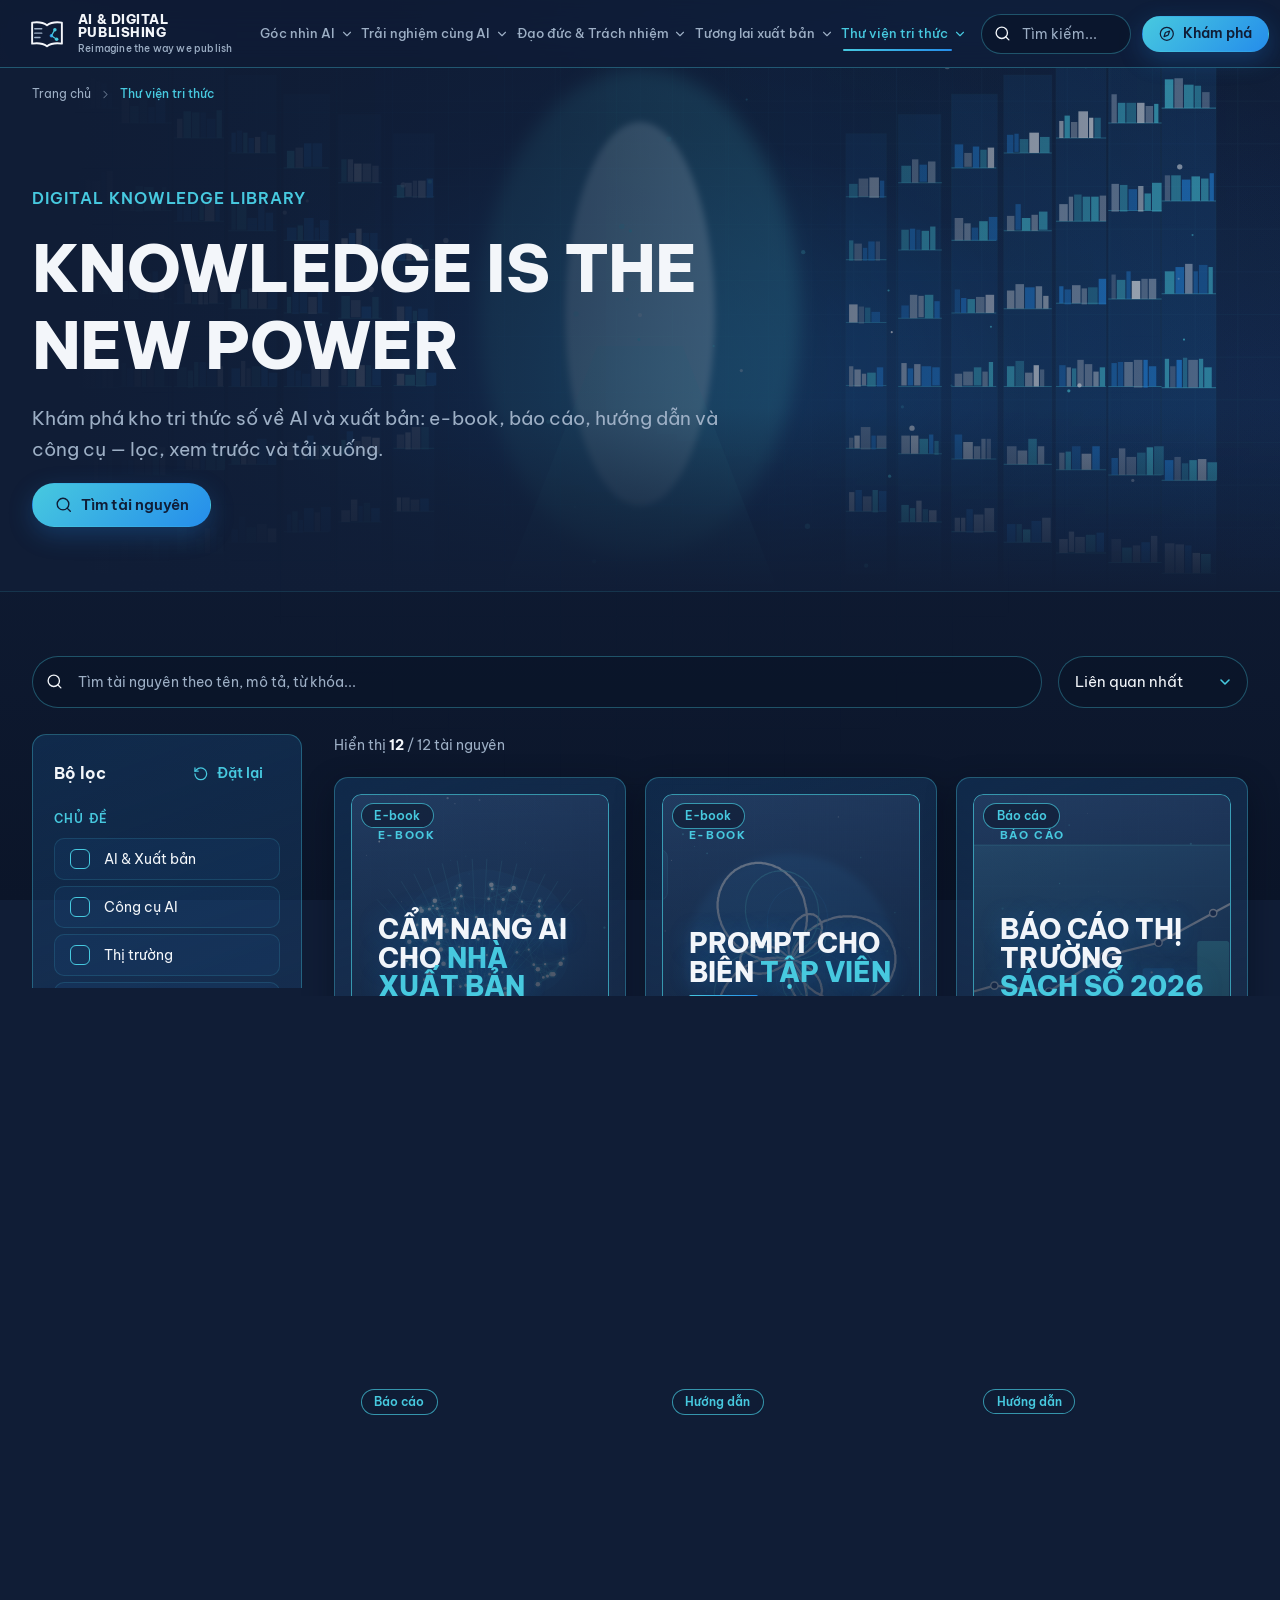
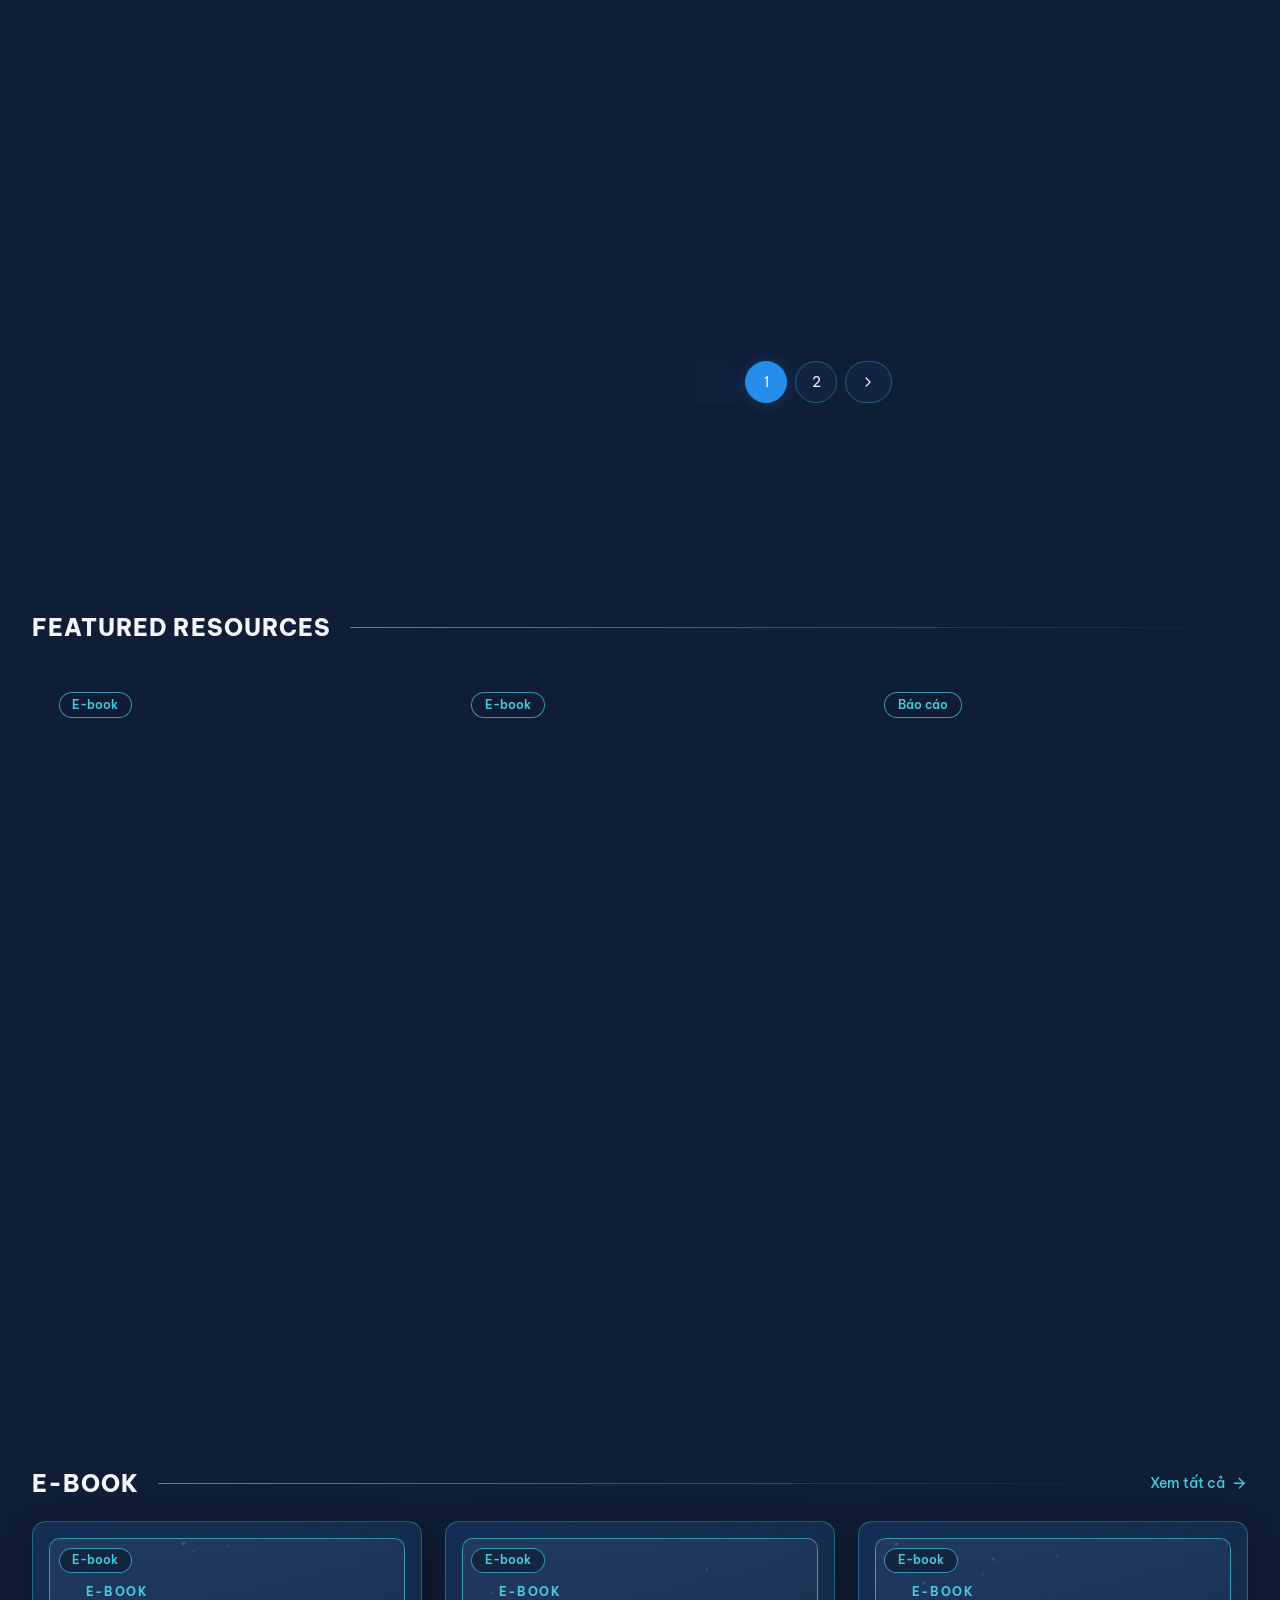
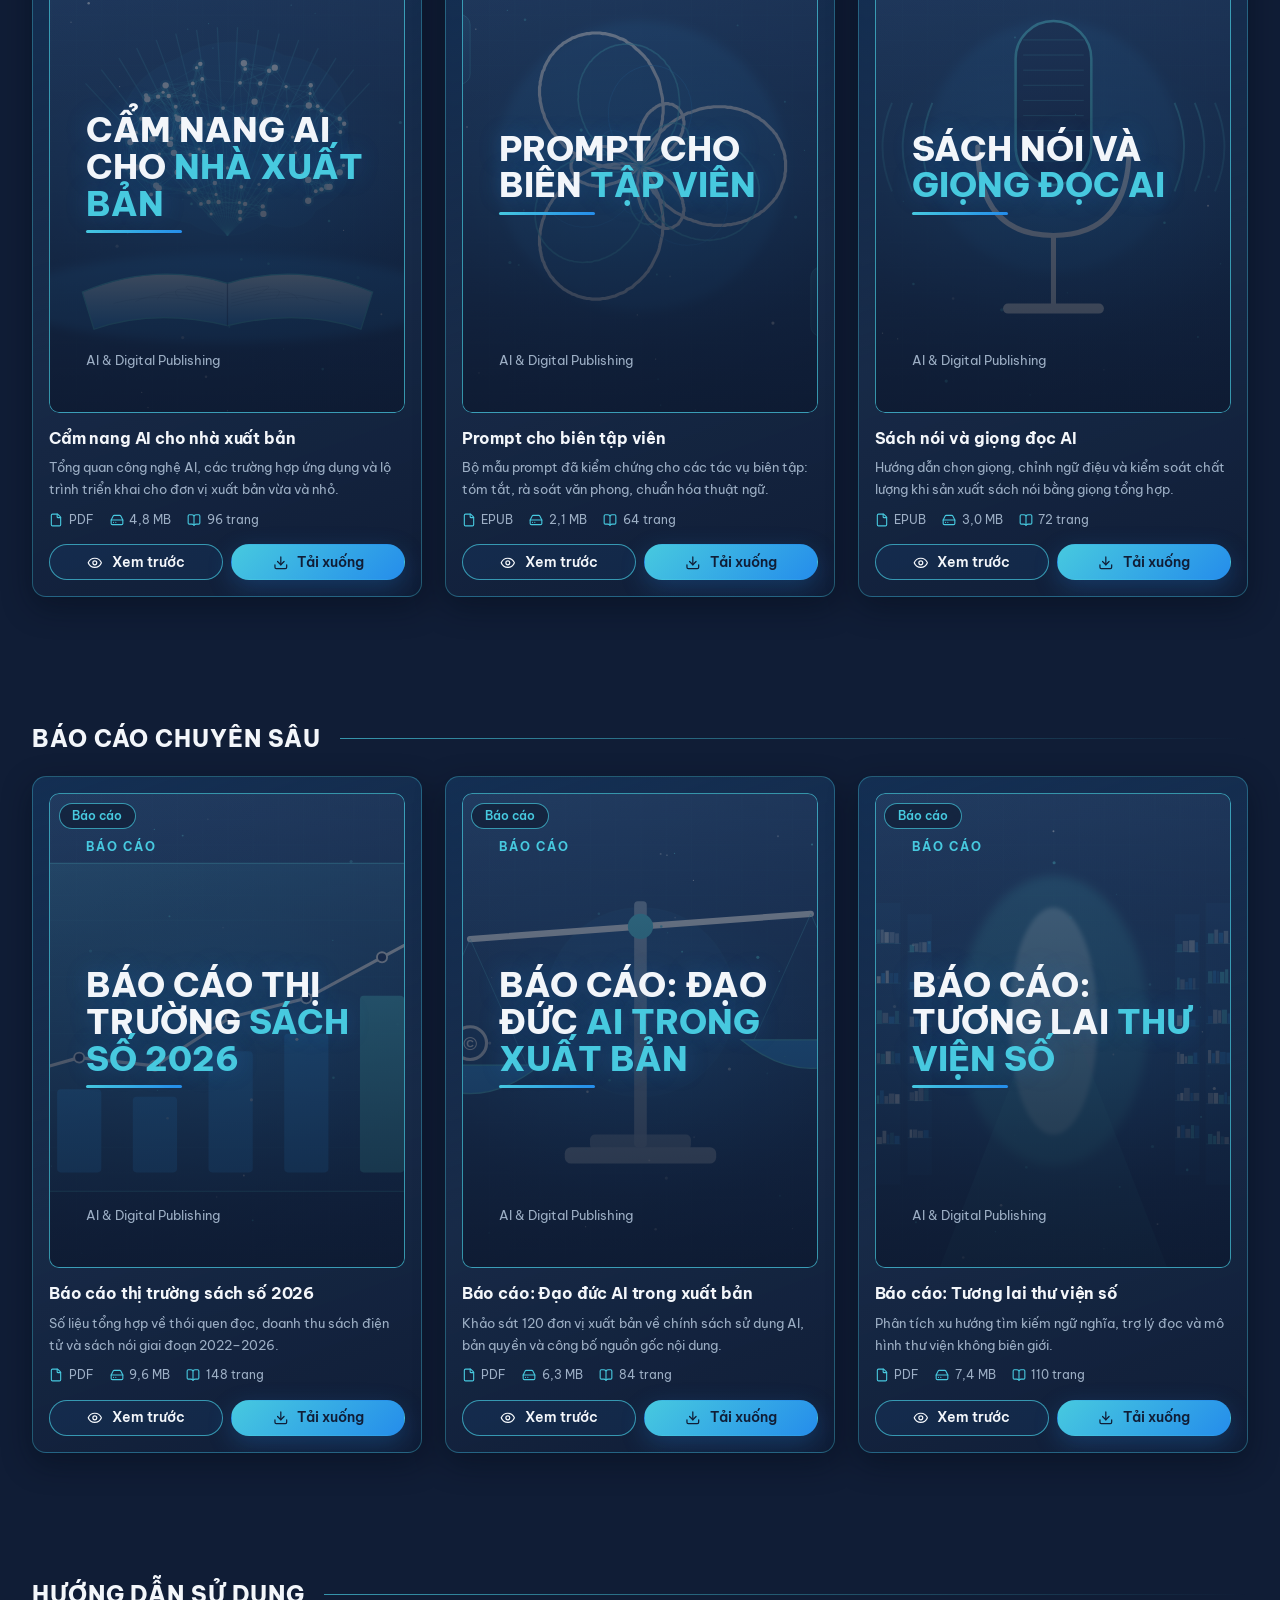
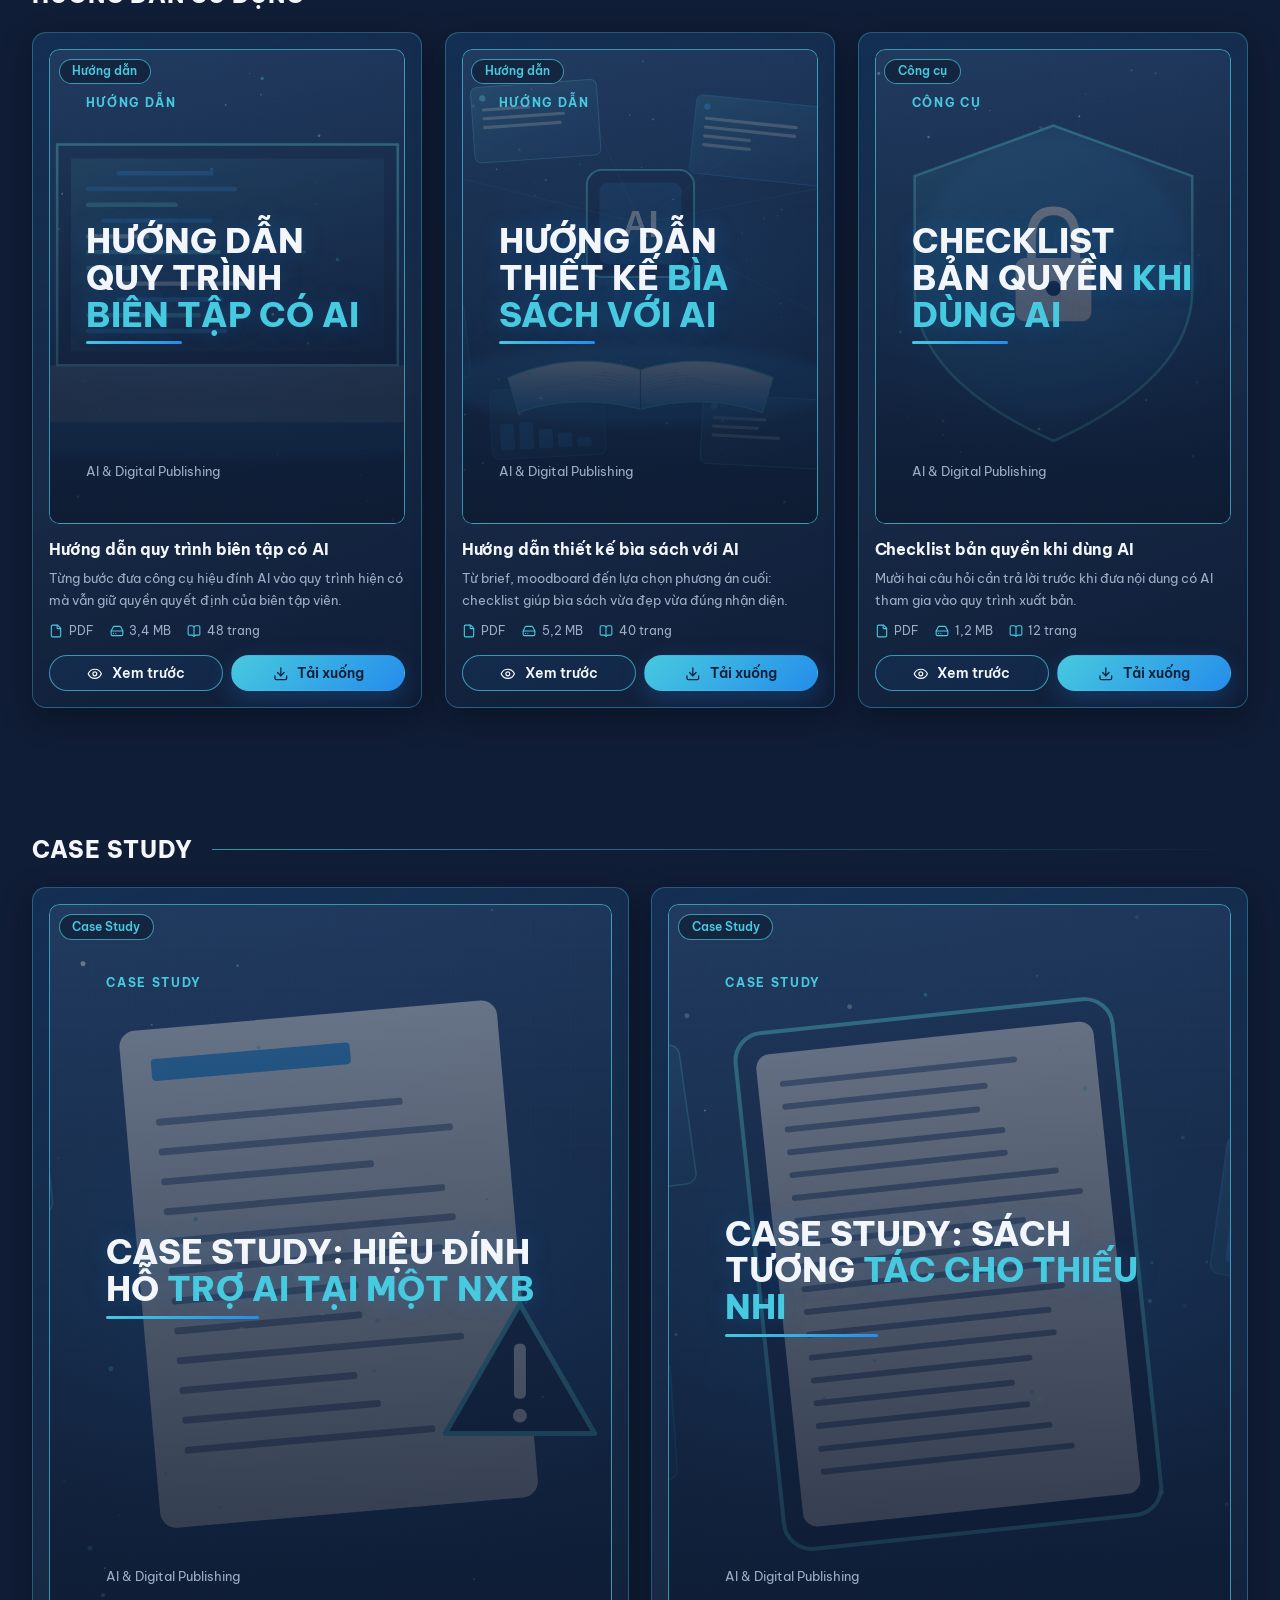
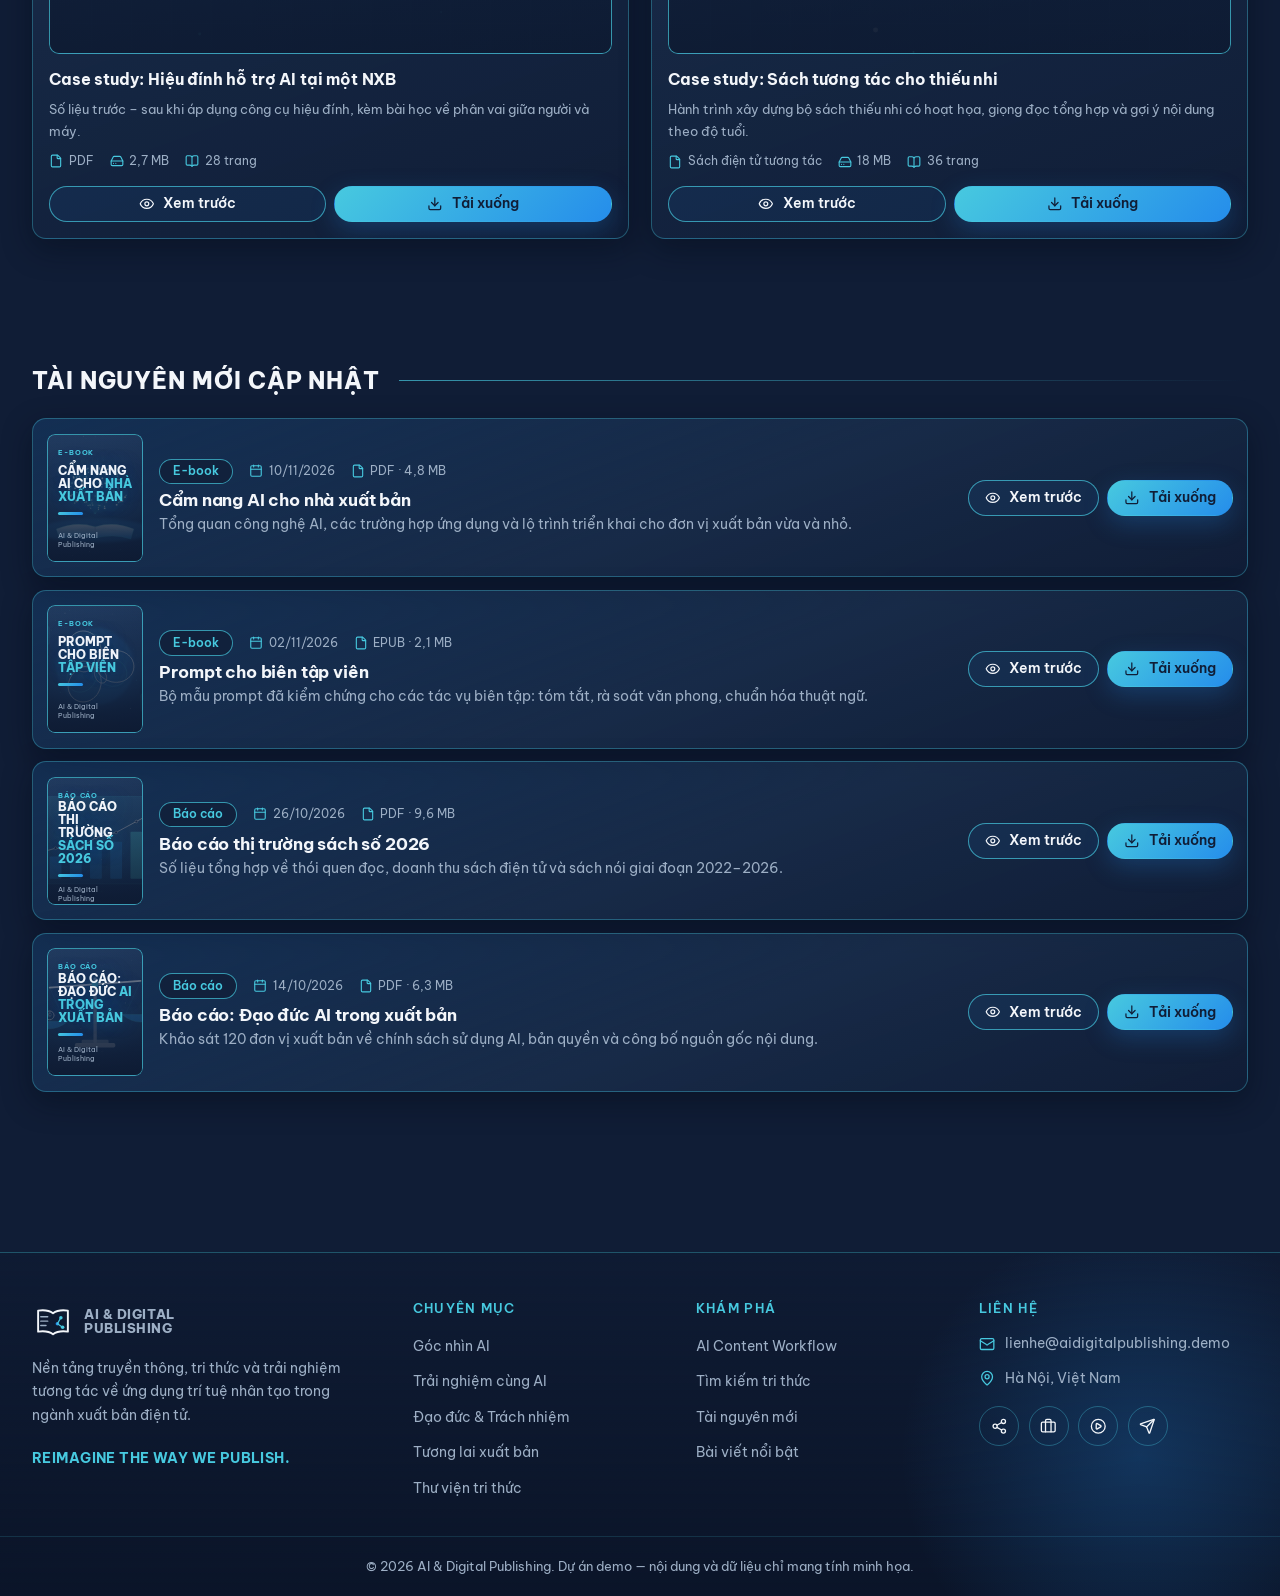
<file: pages/knowledge-hub.html>
<!doctype html>
<html lang="vi">
<head>
<meta charset="utf-8">
<meta name="viewport" content="width=device-width, initial-scale=1">
<title>Knowledge Hub — Thư viện tri thức | AI & Digital Publishing</title>
<meta name="description" content="AI & Digital Publishing — Reimagine the way we publish.">
<meta name="theme-color" content="#101D36">
<link rel="icon" href="../assets/icons/favicon.svg" type="image/svg+xml">
<link rel="stylesheet" href="../css/variables.css">
<link rel="stylesheet" href="../css/global.css">
<link rel="stylesheet" href="../css/components.css">
<link rel="stylesheet" href="../css/layout.css">
<link rel="stylesheet" href="../css/pages.css">
<link rel="stylesheet" href="../css/responsive.css">
</head>
<body data-root="../">
<a class="sr-only" href="#main">Bỏ qua tới nội dung</a>
<div id="site-header"></div>
<main id="main">
<section class="page-hero ">
  <div class="bg"><img src="../assets/images/scene-library.svg" alt=""></div>
  <div class="container"><nav class="breadcrumb" aria-label="Breadcrumb"><a href="../index.html">Trang chủ</a> <i data-lucide="chevron-right"></i> <span aria-current="page">Thư viện tri thức</span></nav>
    <div class="inner reveal">
      <span class="tagline">Digital Knowledge Library</span>
      <h1>Knowledge is the new power</h1>
      <p class="subtitle">Khám phá kho tri thức số về AI và xuất bản: e-book, báo cáo, hướng dẫn và công cụ — lọc, xem trước và tải xuống.</p>
      <div><a class="btn btn-primary" href="#resources"><i data-lucide="search"></i>Tìm tài nguyên</a></div>
    </div>
  </div>
</section>
<section class="section" id="resources"><div class="container" id="hubApp">
  <div class="row" style="--gap:1rem;margin-bottom:1.6rem;align-items:stretch"><div class="search-box" style="flex:1;min-width:240px"><i data-lucide="search"></i><input class="input" id="hubSearch" type="search" placeholder="Tìm tài nguyên theo tên, mô tả, từ khóa..." style="width:100%;height:52px;padding-left:2.8rem;border-radius:999px" aria-label="Tìm tài nguyên"></div>
  <select class="select" id="hubSort" style="width:auto;min-width:190px;border-radius:999px" aria-label="Sắp xếp"><option value="rel">Liên quan nhất</option><option value="new">Mới cập nhật</option><option value="az">Tên A → Z</option></select>
  <button class="btn btn-secondary filter-toggle" id="filterToggle"><i data-lucide="sliders-horizontal"></i>Bộ lọc <span id="filterBadge" class="badge" style="padding:.1rem .5rem"></span></button></div>
  <div class="hub-layout"><aside class="filter-panel" id="filterPanel" aria-label="Bộ lọc"><div class="row" style="justify-content:space-between"><strong>Bộ lọc</strong><button class="btn btn-ghost btn-sm" data-reset><i data-lucide="rotate-ccw"></i>Đặt lại</button></div><div data-groups class="stack" style="--stack:1.3rem"></div></aside>
  <div><div class="results-bar"><span id="hubCount"></span></div><div class="res-grid" id="hubGrid"></div><div class="pagination" id="hubPag"></div></div></div></div></section>
<section class="section" id="featured-res"><div class="container reveal"><div class="section-head"><div class="head-text"><h2>Featured Resources</h2></div></div>
  <div class="grid grid-3" data-resources="3" data-type="E-book|Báo cáo"></div></div></section>
<section class="section" id="ebooks"><div class="container reveal"><div class="section-head"><div class="head-text"><h2>E-book</h2></div><a class="link-more" href="?type=E-book#resources">Xem tất cả <i data-lucide="arrow-right"></i></a></div>
  <div class="grid grid-3" data-resources="3" data-type="E-book"></div></div></section>
<section class="section" id="reports"><div class="container reveal"><div class="section-head"><div class="head-text"><h2>Báo cáo chuyên sâu</h2></div></div>
  <div class="grid grid-3" data-resources="3" data-type="Báo cáo"></div></div></section>
<section class="section" id="guides"><div class="container reveal"><div class="section-head"><div class="head-text"><h2>Hướng dẫn sử dụng</h2></div></div>
  <div class="grid grid-3" data-resources="3" data-type="Hướng dẫn|Công cụ"></div></div></section>
<section class="section" id="cases"><div class="container reveal"><div class="section-head"><div class="head-text"><h2>Case Study</h2></div></div>
  <div class="grid grid-2" data-resources="2" data-type="Case Study"></div></div></section>
<section class="section" id="newest"><div class="container reveal"><div class="section-head"><div class="head-text"><h2>Tài nguyên mới cập nhật</h2></div></div>
  <div class="stack" style="--stack:.8rem" id="newestList"></div></div></section>

</main>
<div id="site-footer"></div>
<script src="../js/vendor/lucide.min.js"></script>
<script src="../js/data.js"></script>
<script src="../js/main.js"></script>
<script src="../js/navigation.js"></script>
<script src="../js/search.js"></script>
<script src="../js/workflow.js"></script>
<script src="../js/interactions.js"></script>
</body>
</html>
</file>
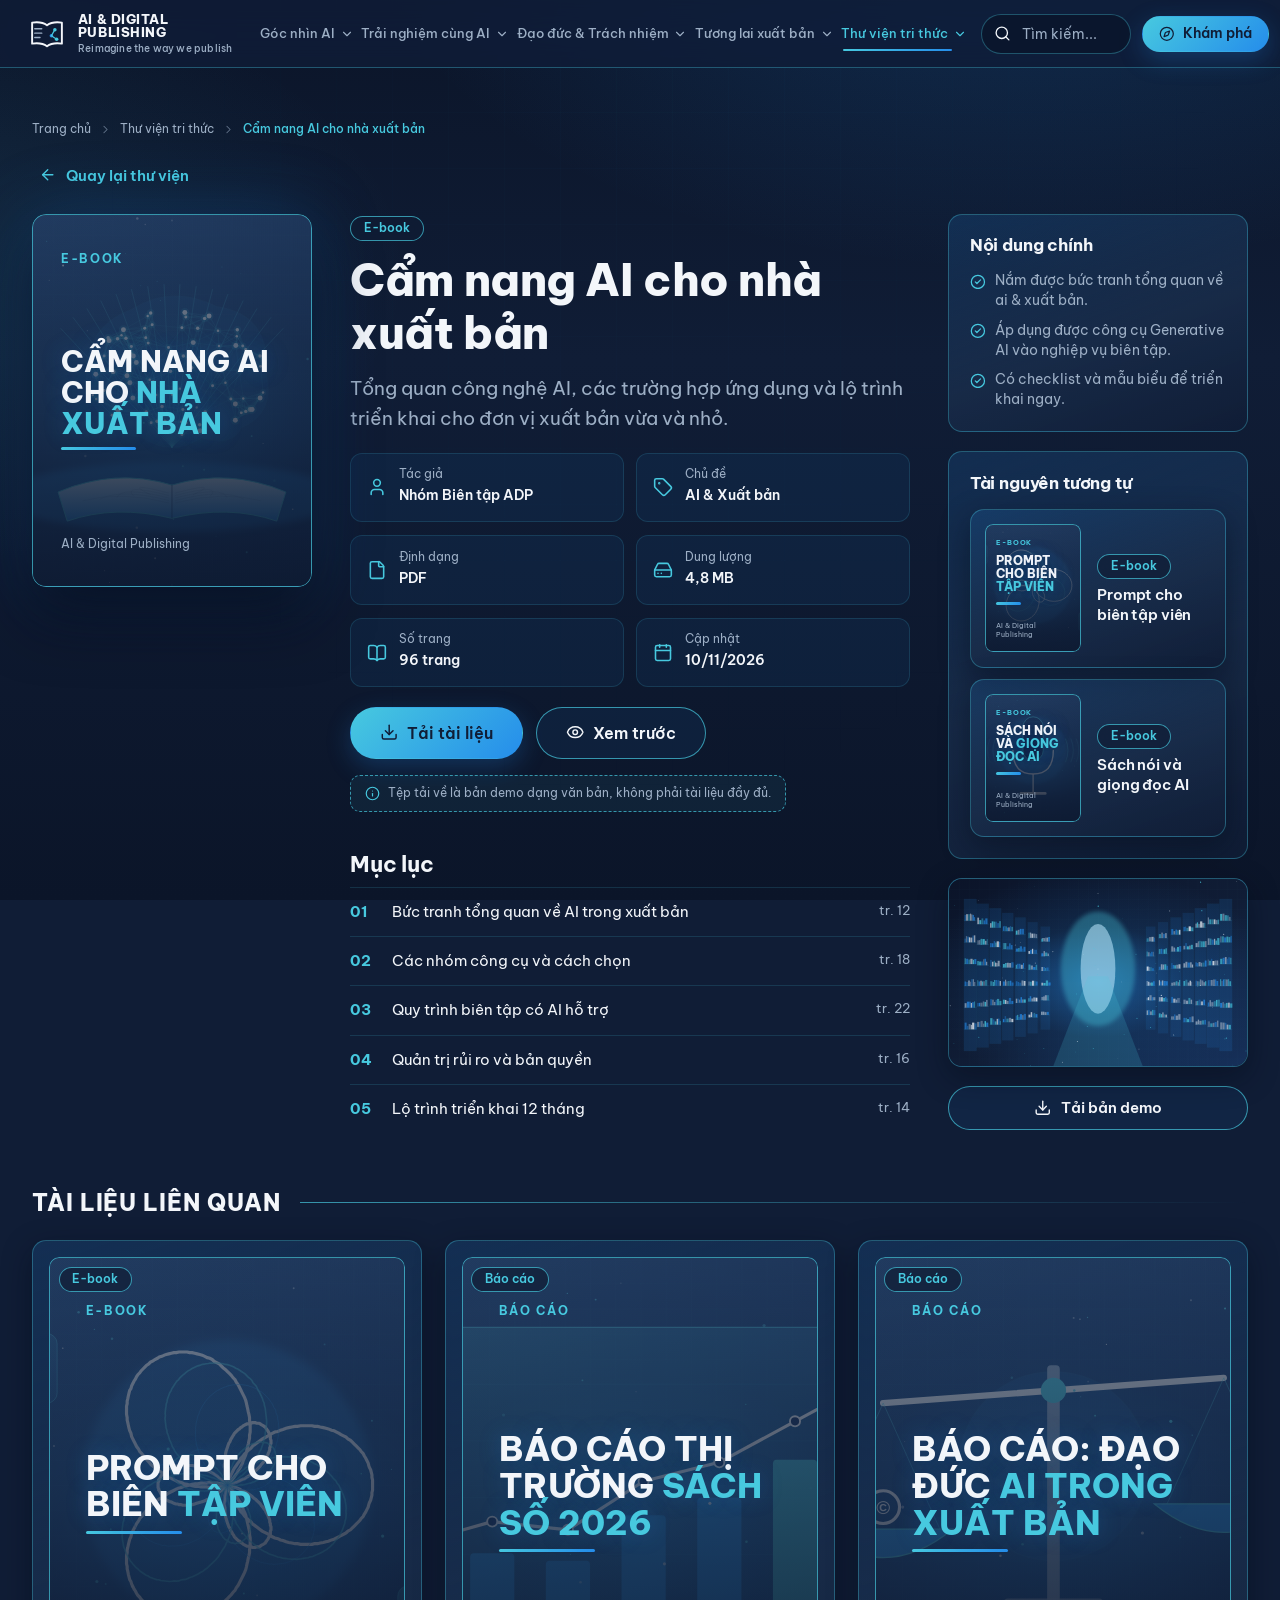
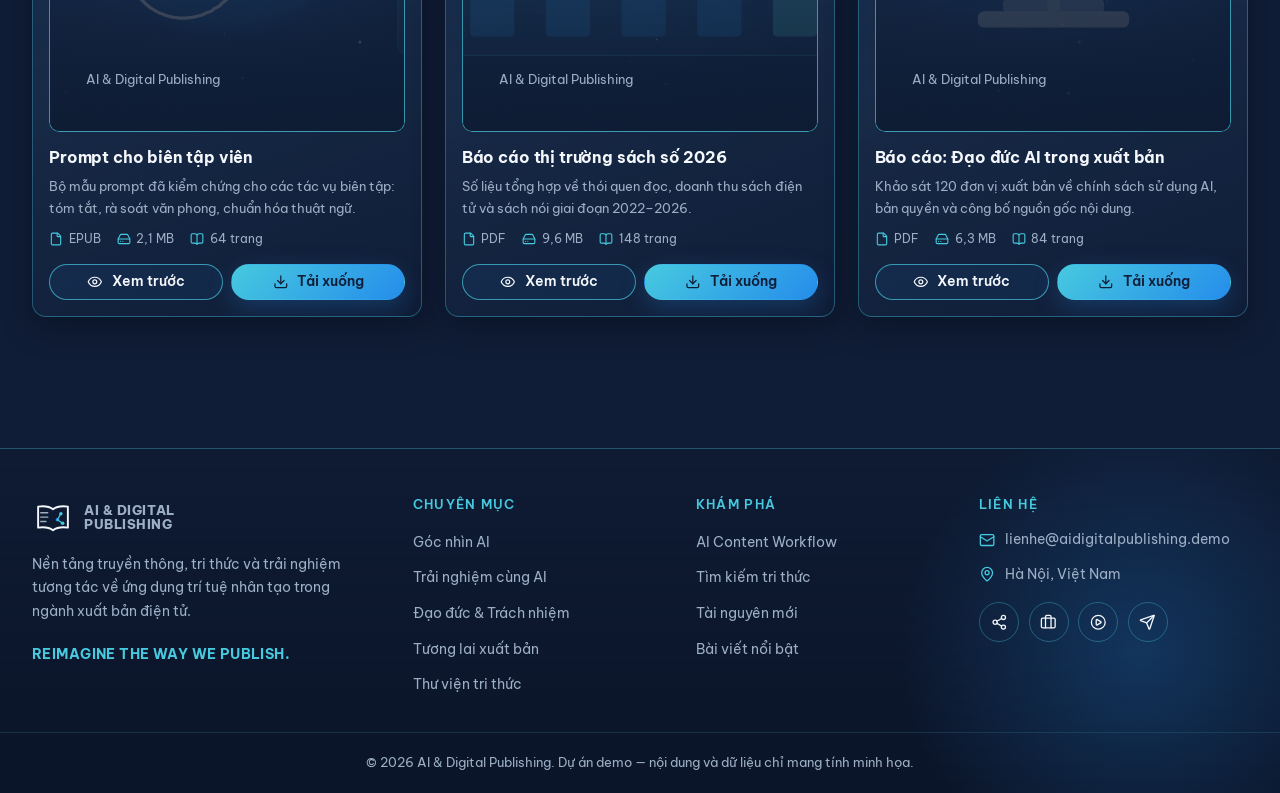
<file: pages/resource-detail.html>
<!doctype html>
<html lang="vi">
<head>
<meta charset="utf-8">
<meta name="viewport" content="width=device-width, initial-scale=1">
<title>Tài nguyên — Thư viện tri thức | AI & Digital Publishing</title>
<meta name="description" content="AI & Digital Publishing — Reimagine the way we publish.">
<meta name="theme-color" content="#101D36">
<link rel="icon" href="../assets/icons/favicon.svg" type="image/svg+xml">
<link rel="stylesheet" href="../css/variables.css">
<link rel="stylesheet" href="../css/global.css">
<link rel="stylesheet" href="../css/components.css">
<link rel="stylesheet" href="../css/layout.css">
<link rel="stylesheet" href="../css/pages.css">
<link rel="stylesheet" href="../css/responsive.css">
</head>
<body data-root="../">
<a class="sr-only" href="#main">Bỏ qua tới nội dung</a>
<div id="site-header"></div>
<main id="main">

<section class="section-sm" id="resourceRoot"><div class="container">
  <nav class="breadcrumb" aria-label="Breadcrumb"><a href="../index.html">Trang chủ</a><i data-lucide="chevron-right"></i><a href="knowledge-hub.html">Thư viện tri thức</a><i data-lucide="chevron-right"></i><span aria-current="page" id="rBcTitle"></span></nav>
  <a class="btn btn-ghost" href="knowledge-hub.html#resources"><i data-lucide="arrow-left"></i>Quay lại thư viện</a>
  <div class="res-hero" style="margin-top:1.2rem">
    <div class="res-big-cover" id="rCover"></div>
    <div class="reveal">
      <span class="badge badge-outline" id="rBadge"></span>
      <h1 id="rTitle" style="font-size:clamp(1.8rem,1.2rem + 2.2vw,2.8rem);margin-block:.8rem"></h1>
      <p class="subtitle" id="rDesc"></p>
      <div class="spec-grid" id="rSpecs"></div>
      <div class="row" style="--gap:.8rem"><button class="btn btn-primary btn-lg" id="rDl"><i data-lucide="download"></i>Tải tài liệu</button><button class="btn btn-secondary btn-lg" id="rPv"><i data-lucide="eye"></i>Xem trước</button></div>
      <div class="demo-note" style="margin-top:1rem"><i data-lucide="info"></i><span>Tệp tải về là bản demo dạng văn bản, không phải tài liệu đầy đủ.</span></div>
      <h2 style="font-size:1.4rem;margin-top:2.4rem;margin-bottom:.6rem">Mục lục</h2><ol class="toc-list" id="rToc"></ol>
    </div>
    <aside class="stack" style="--stack:1.2rem">
      <div class="panel"><h3>Nội dung chính</h3><ul class="stack" style="--stack:.6rem" id="rMain"></ul></div>
      <div class="panel"><h3>Tài nguyên tương tự</h3><div class="stack" style="--stack:.7rem" id="rSimilar"></div></div>
      <div class="card" style="min-height:170px"><img src="../assets/images/scene-library.svg" alt="Thư viện số" style="width:100%;height:100%;object-fit:cover" loading="lazy"></div>
      <button class="btn btn-secondary btn-block" id="rDl2"><i data-lucide="download"></i>Tải bản demo</button>
    </aside>
  </div>
  <section style="margin-top:3.5rem"><div class="section-head"><h2>Tài liệu liên quan</h2></div><div class="grid grid-3" id="rRelated"></div></section>
</div></section>

</main>
<div id="site-footer"></div>
<script src="../js/vendor/lucide.min.js"></script>
<script src="../js/data.js"></script>
<script src="../js/main.js"></script>
<script src="../js/navigation.js"></script>
<script src="../js/search.js"></script>
<script src="../js/workflow.js"></script>
<script src="../js/interactions.js"></script>
</body>
</html>
</file>
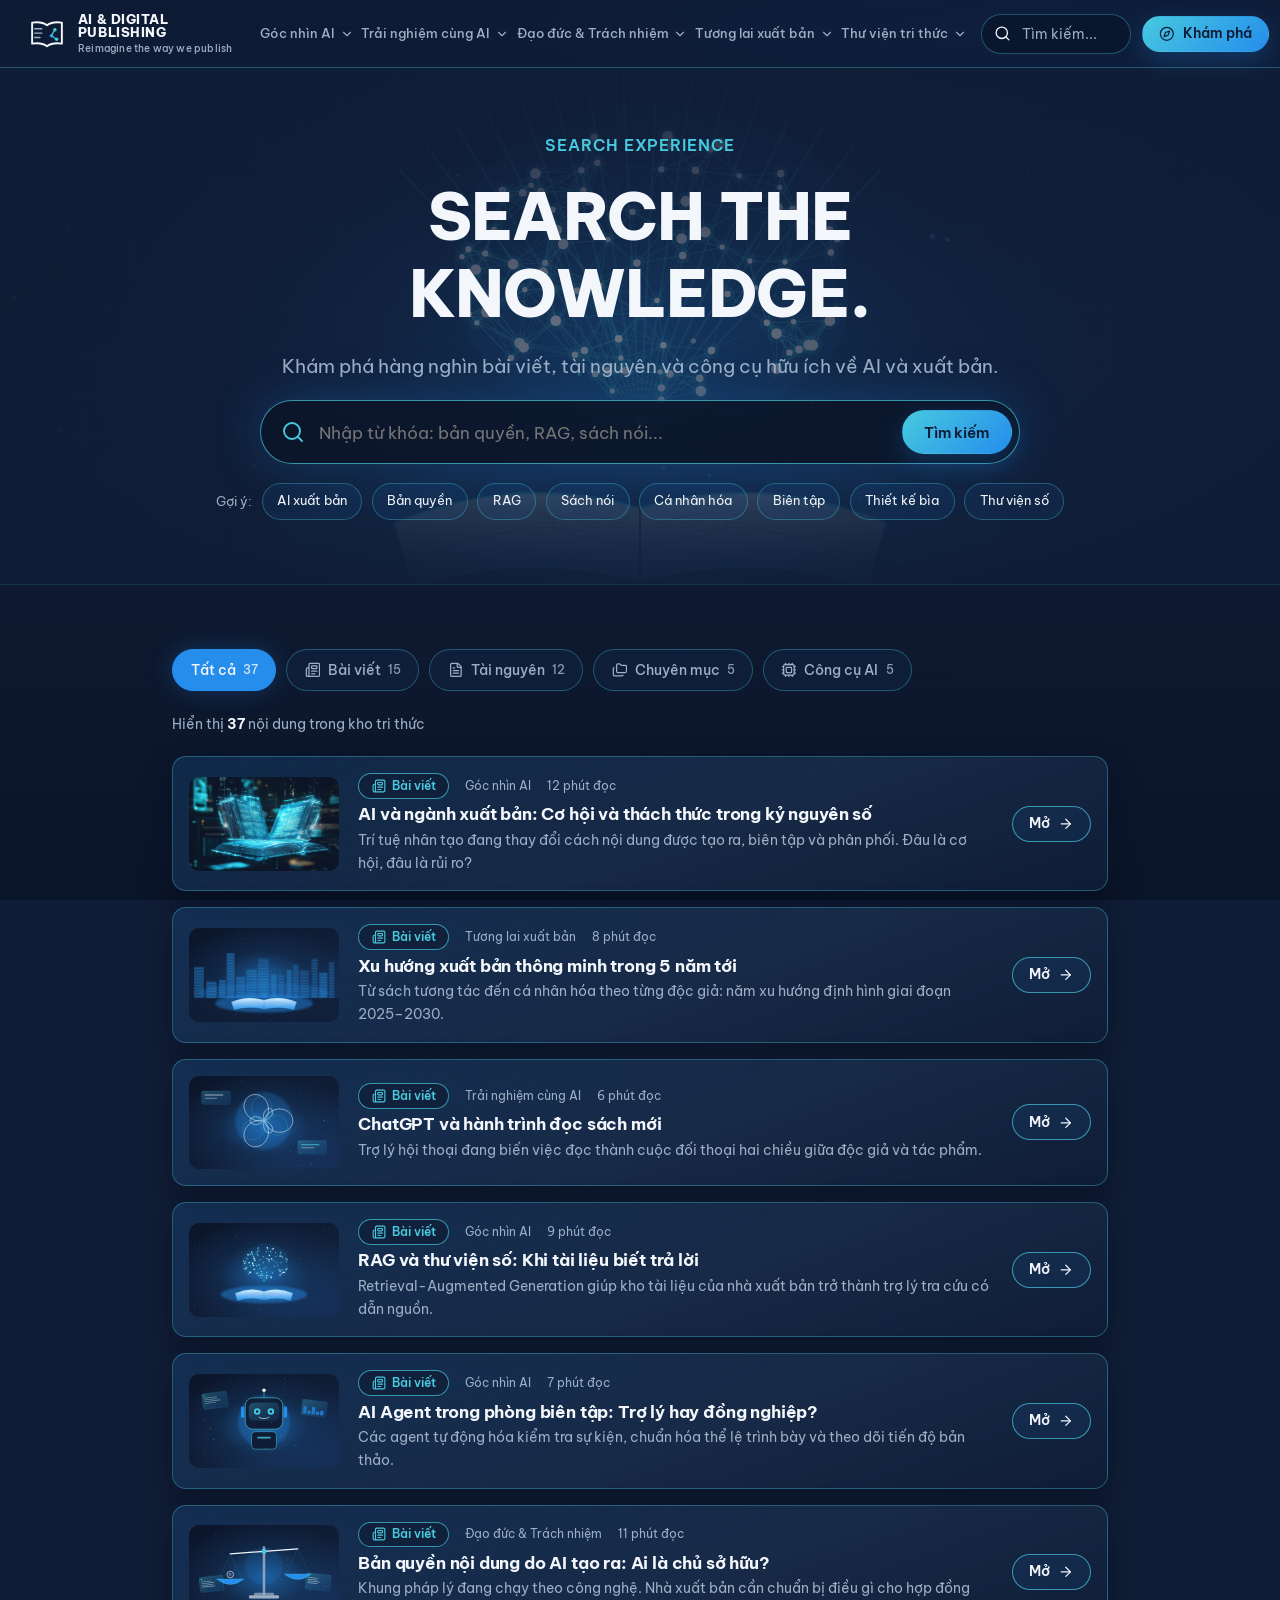
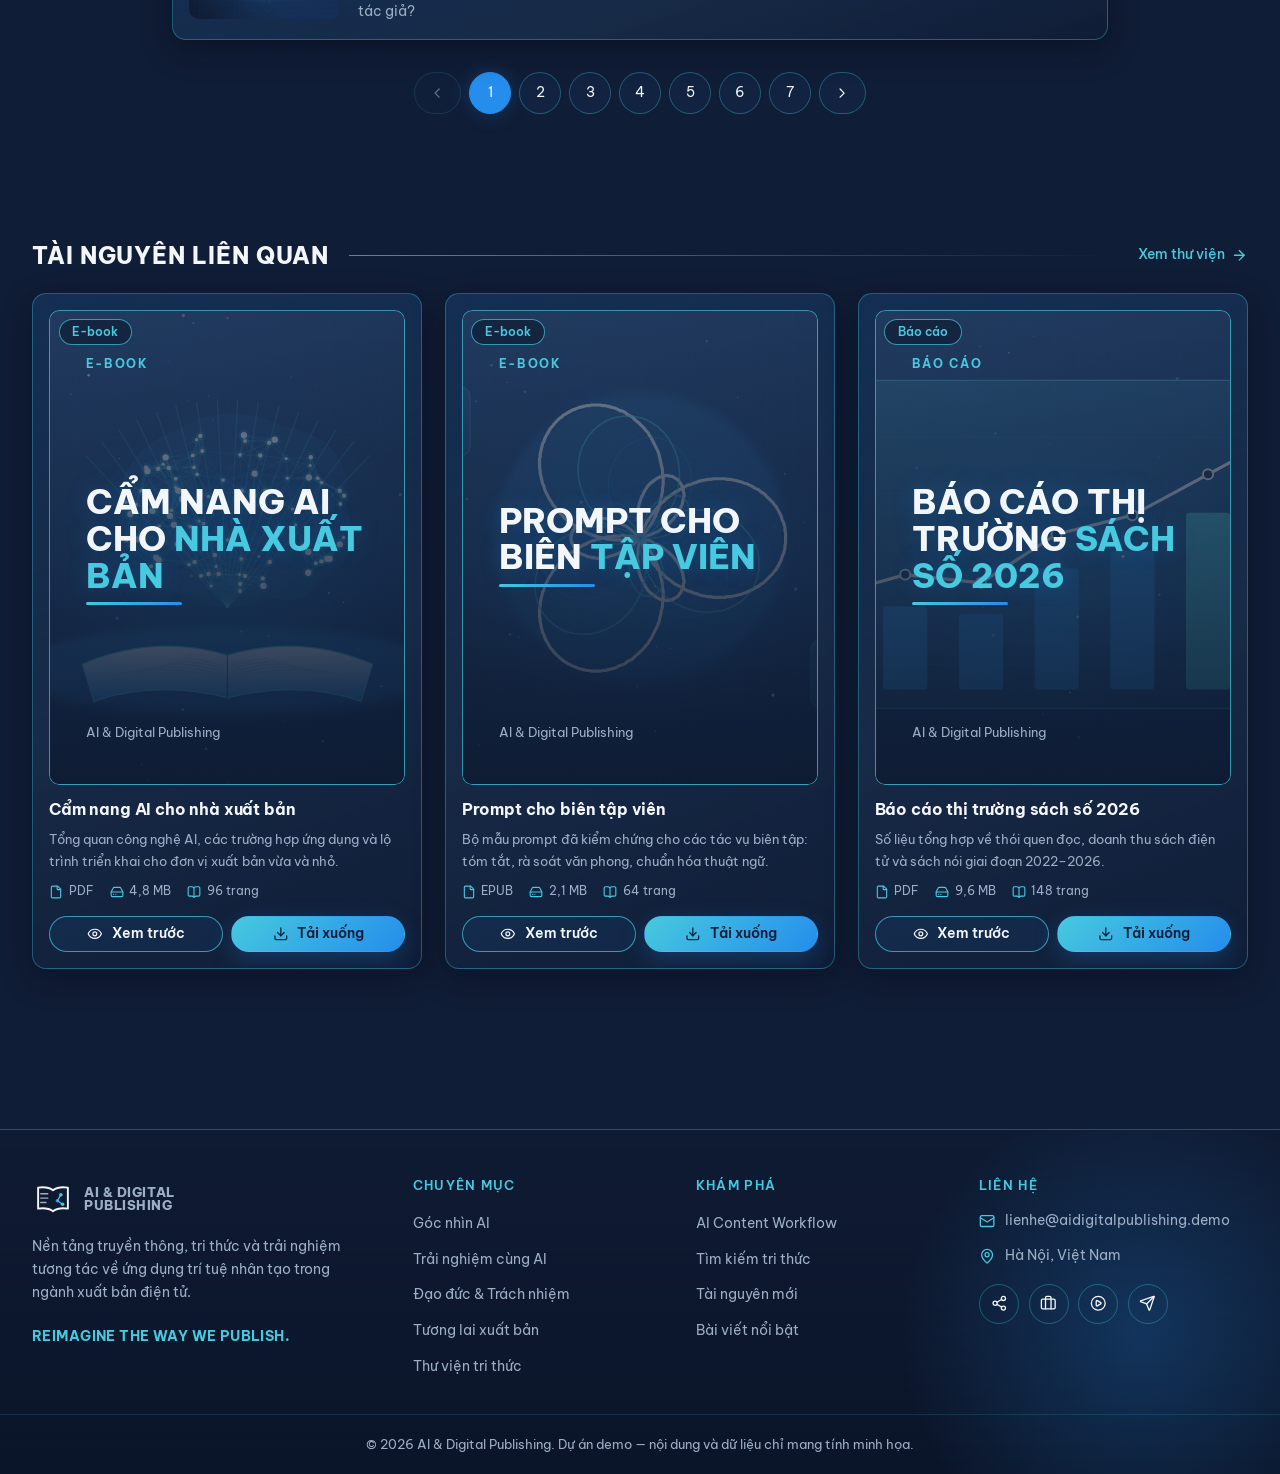
<file: pages/search.html>
<!doctype html>
<html lang="vi">
<head>
<meta charset="utf-8">
<meta name="viewport" content="width=device-width, initial-scale=1">
<title>Tìm kiếm — AI & Digital Publishing</title>
<meta name="description" content="AI & Digital Publishing — Reimagine the way we publish.">
<meta name="theme-color" content="#101D36">
<link rel="icon" href="../assets/icons/favicon.svg" type="image/svg+xml">
<link rel="stylesheet" href="../css/variables.css">
<link rel="stylesheet" href="../css/global.css">
<link rel="stylesheet" href="../css/components.css">
<link rel="stylesheet" href="../css/layout.css">
<link rel="stylesheet" href="../css/pages.css">
<link rel="stylesheet" href="../css/responsive.css">
</head>
<body data-root="../">
<a class="sr-only" href="#main">Bỏ qua tới nội dung</a>
<div id="site-header"></div>
<main id="main">

<section class="page-hero center-hero"><div class="bg"><img src="../assets/images/scene-brain.svg" alt=""></div>
<div class="container"><div class="inner reveal">
  <span class="tagline">Search Experience</span><h1>Search the knowledge.</h1>
  <p class="subtitle">Khám phá hàng nghìn bài viết, tài nguyên và công cụ hữu ích về AI và xuất bản.</p>
  <form class="big-search" id="bigSearch" role="search"><i data-lucide="search"></i><input type="search" placeholder="Nhập từ khóa: bản quyền, RAG, sách nói..." aria-label="Từ khóa tìm kiếm" autocomplete="off"><button class="btn btn-primary" type="submit">Tìm kiếm</button></form>
  <div class="suggest" id="suggestions"></div>
</div></div></section>
<section class="section" id="searchApp"><div class="container container-narrow" style="max-width:1000px">
  <div id="searchTop"></div>
  <div class="tabs" id="searchTabs" role="tablist" aria-label="Loại nội dung">
    <button class="tab active" role="tab" data-kind="all">Tất cả<span class="count">0</span></button>
    <button class="tab" role="tab" data-kind="article"><i data-lucide="newspaper"></i>Bài viết<span class="count">0</span></button>
    <button class="tab" role="tab" data-kind="resource"><i data-lucide="file-text"></i>Tài nguyên<span class="count">0</span></button>
    <button class="tab" role="tab" data-kind="category"><i data-lucide="folders"></i>Chuyên mục<span class="count">0</span></button>
    <button class="tab" role="tab" data-kind="tool"><i data-lucide="cpu"></i>Công cụ AI<span class="count">0</span></button>
  </div>
  <div class="results-bar" style="margin-top:1.4rem"><span id="resultCount" aria-live="polite"></span></div>
  <div class="stack" style="--stack:1rem" id="resultList"></div><div class="pagination" id="searchPag"></div>
</div></section>
<section class="section"><div class="container"><div class="section-head"><h2>Tài nguyên liên quan</h2><a class="link-more" href="knowledge-hub.html">Xem thư viện <i data-lucide="arrow-right"></i></a></div><div class="grid grid-3" id="relatedRes"></div></div></section>

</main>
<div id="site-footer"></div>
<script src="../js/vendor/lucide.min.js"></script>
<script src="../js/data.js"></script>
<script src="../js/main.js"></script>
<script src="../js/navigation.js"></script>
<script src="../js/search.js"></script>
<script src="../js/workflow.js"></script>
<script src="../js/interactions.js"></script>
</body>
</html>
</file>
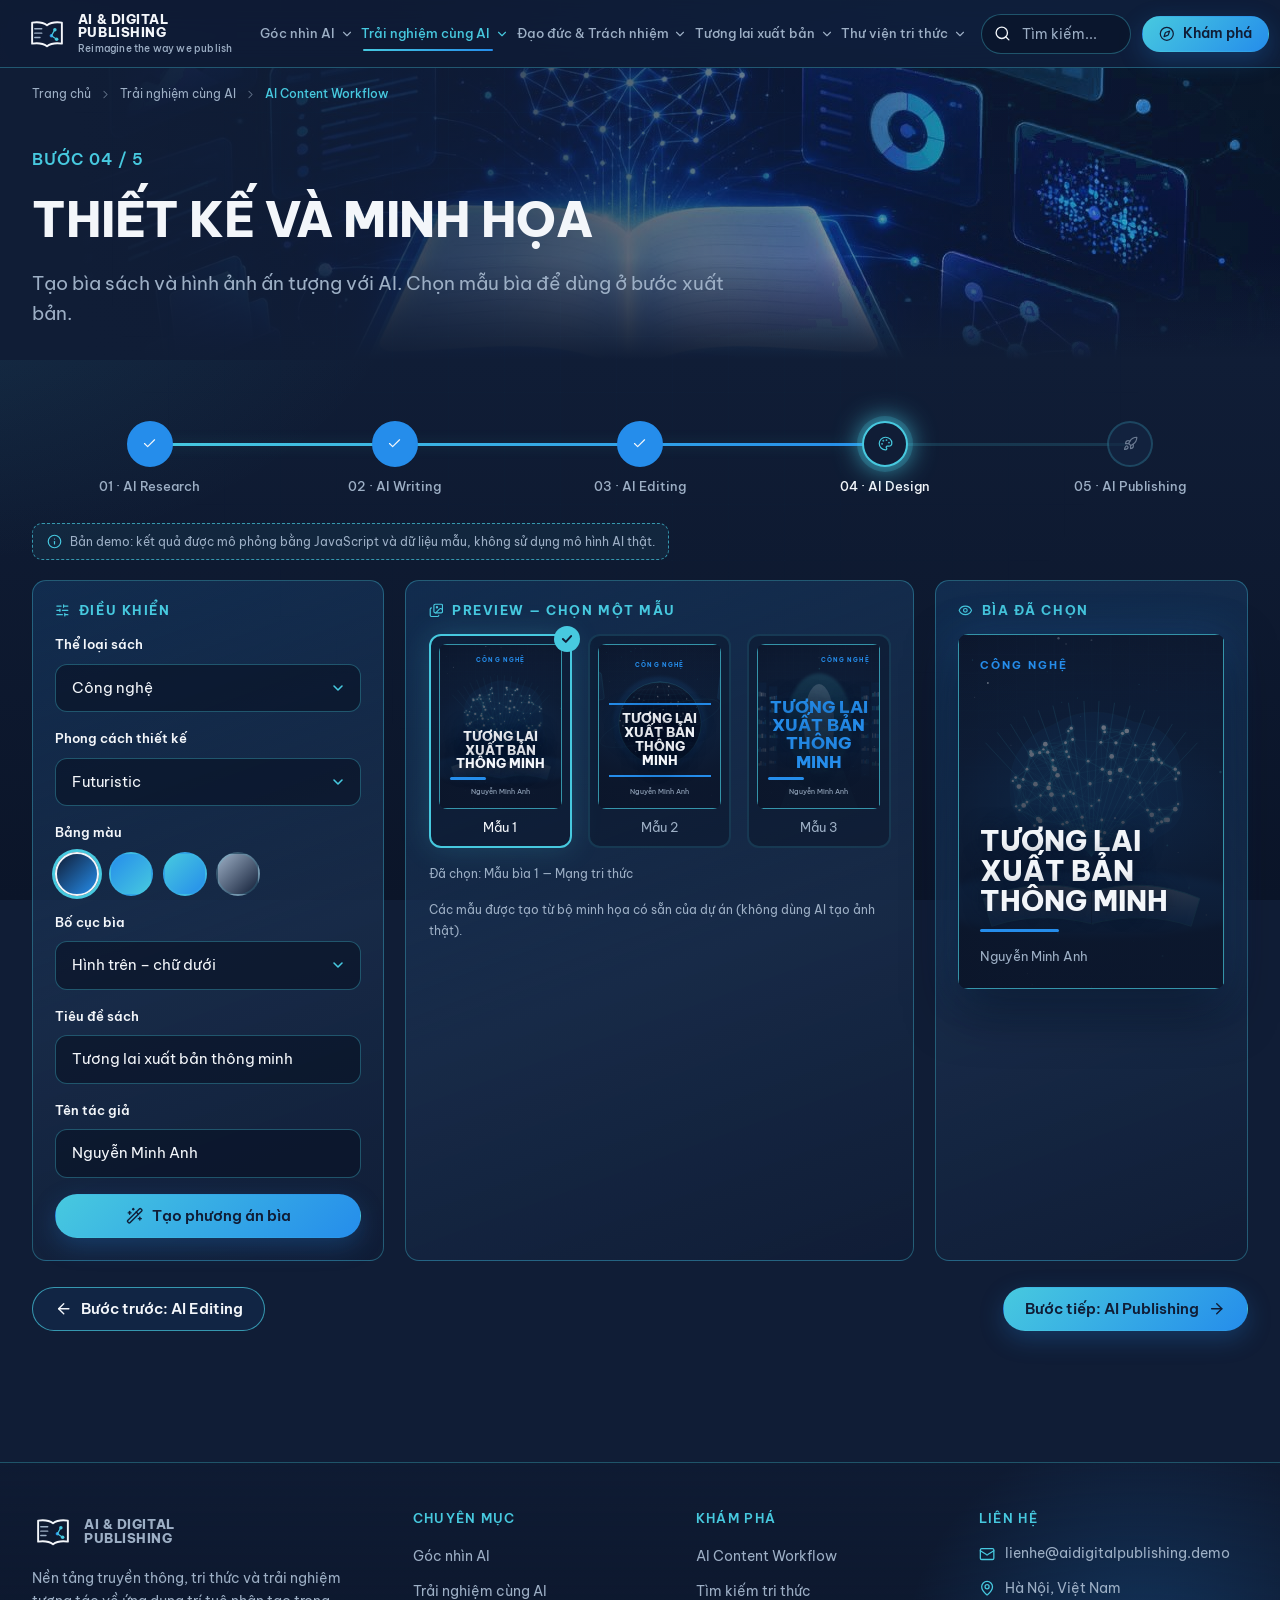
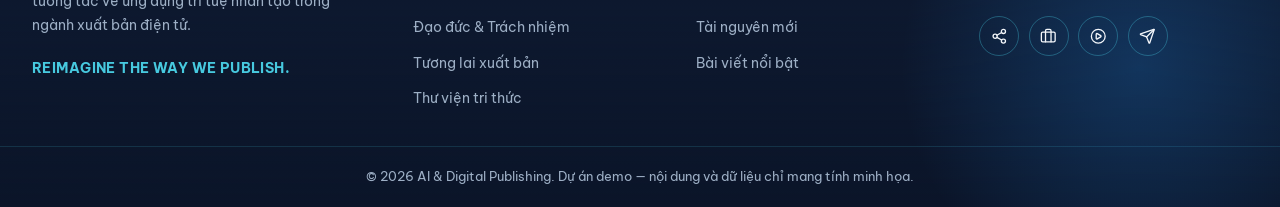
<file: pages/workflow/design.html>
<!doctype html>
<html lang="vi">
<head>
<meta charset="utf-8">
<meta name="viewport" content="width=device-width, initial-scale=1">
<title>Thiết kế và minh họa — AI Content Workflow</title>
<meta name="description" content="AI & Digital Publishing — Reimagine the way we publish.">
<meta name="theme-color" content="#101D36">
<link rel="icon" href="../../assets/icons/favicon.svg" type="image/svg+xml">
<link rel="stylesheet" href="../../css/variables.css">
<link rel="stylesheet" href="../../css/global.css">
<link rel="stylesheet" href="../../css/components.css">
<link rel="stylesheet" href="../../css/layout.css">
<link rel="stylesheet" href="../../css/pages.css">
<link rel="stylesheet" href="../../css/responsive.css">
</head>
<body data-root="../../" data-wf="design">
<a class="sr-only" href="#main">Bỏ qua tới nội dung</a>
<div id="site-header"></div>
<main id="main">

<section class="page-hero" style="border-bottom:0"><div class="bg"><img src="../../assets/images/hero/hero-ai-panels.jpg" alt=""></div>
<div class="container"><nav class="breadcrumb" aria-label="Breadcrumb"><a href="../../index.html">Trang chủ</a><i data-lucide="chevron-right"></i><a href="../ai-experience.html">Trải nghiệm cùng AI</a><i data-lucide="chevron-right"></i><span aria-current="page">AI Content Workflow</span></nav>
<div class="inner reveal" style="padding-block:1.6rem 2rem"><span class="tagline">Bước 04 / 5</span><h1 style="font-size:clamp(1.9rem,1.2rem + 2.4vw,3rem)">Thiết kế và minh họa</h1><p class="subtitle">Tạo bìa sách và hình ảnh ấn tượng với AI. Chọn mẫu bìa để dùng ở bước xuất bản.</p></div></div></section>
<section class="section-sm"><div class="container">
  <div class="wf-progress" id="wfProgress" aria-label="Tiến trình workflow"></div>
  <div class="demo-note" style="margin-bottom:1.2rem"><i data-lucide="info"></i><span>Bản demo: kết quả được mô phỏng bằng JavaScript và dữ liệu mẫu, không sử dụng mô hình AI thật.</span></div>
  
<div class="wf-cols-3" style="grid-template-columns:minmax(0,.9fr) minmax(0,1.3fr) minmax(0,.8fr)">
 <div class="wf-box"><h3><i data-lucide="sliders-horizontal"></i>Điều khiển</h3>
  <div class="field"><label for="dGenre">Thể loại sách</label><select class="select" id="dGenre"><option>Công nghệ</option><option>Khoa học</option><option>Kinh doanh</option><option>Thiếu nhi</option><option>Văn hóa</option></select></div>
  <div class="field"><label for="dStyle">Phong cách thiết kế</label><select class="select" id="dStyle"><option>Futuristic</option><option>Tối giản</option><option>Editorial</option></select></div>
  <div class="field"><span class="label">Bảng màu</span><div class="swatches" id="swatches"></div></div>
  <div class="field"><label for="dLayout">Bố cục bìa</label><select class="select" id="dLayout"><option value="0">Hình trên – chữ dưới</option><option value="1">Chữ giữa khung</option><option value="2">Chữ lớn, nhấn màu</option></select></div>
  <div class="field"><label for="dTitle">Tiêu đề sách</label><input class="input" id="dTitle"></div>
  <div class="field"><label for="dAuthor">Tên tác giả</label><input class="input" id="dAuthor"></div>
  <button class="btn btn-primary btn-block" id="dGenerate"><i data-lucide="wand-sparkles"></i>Tạo phương án bìa</button></div>
 <div class="wf-box"><h3><i data-lucide="images"></i>Preview — chọn một mẫu</h3><div class="cover-options" id="coverOptions"></div><p class="caption" id="selectedLabel" aria-live="polite"></p>
  <p class="caption">Các mẫu được tạo từ bộ minh họa có sẵn của dự án (không dùng AI tạo ảnh thật).</p></div>
 <div class="wf-box"><h3><i data-lucide="eye"></i>Bìa đã chọn</h3><div style="aspect-ratio:3/4;border-radius:10px;overflow:hidden;box-shadow:0 20px 50px rgba(5,10,24,.6),0 0 40px var(--glow-blue)" id="bigPreview"></div></div>
</div>
  <div class="wf-nav" id="wfNav"></div>
</div></section>
</main>
<div id="site-footer"></div>
<script src="../../js/vendor/lucide.min.js"></script>
<script src="../../js/data.js"></script>
<script src="../../js/main.js"></script>
<script src="../../js/navigation.js"></script>
<script src="../../js/search.js"></script>
<script src="../../js/workflow.js"></script>
<script src="../../js/interactions.js"></script>
</body>
</html>
</file>
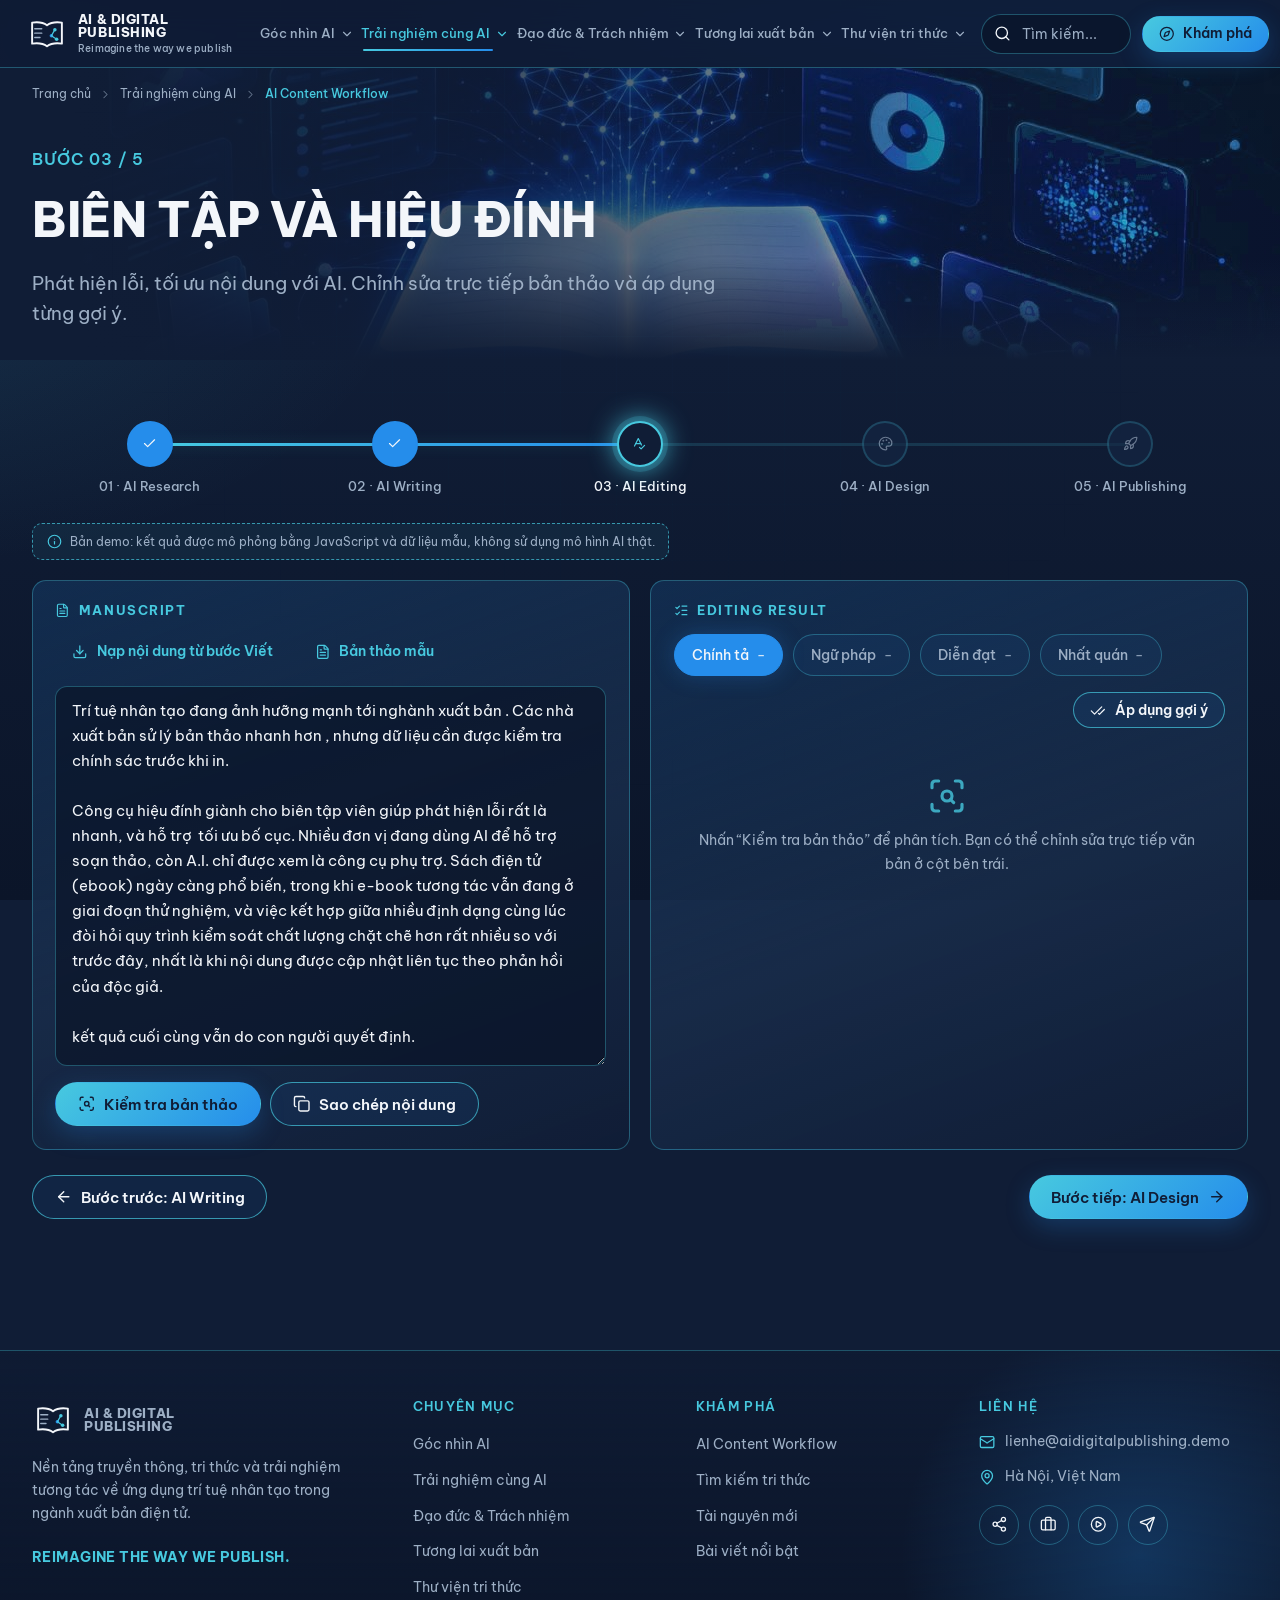
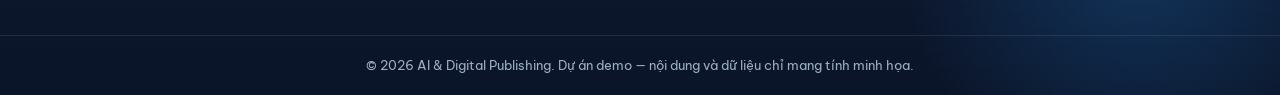
<file: pages/workflow/editing.html>
<!doctype html>
<html lang="vi">
<head>
<meta charset="utf-8">
<meta name="viewport" content="width=device-width, initial-scale=1">
<title>Biên tập và hiệu đính — AI Content Workflow</title>
<meta name="description" content="AI & Digital Publishing — Reimagine the way we publish.">
<meta name="theme-color" content="#101D36">
<link rel="icon" href="../../assets/icons/favicon.svg" type="image/svg+xml">
<link rel="stylesheet" href="../../css/variables.css">
<link rel="stylesheet" href="../../css/global.css">
<link rel="stylesheet" href="../../css/components.css">
<link rel="stylesheet" href="../../css/layout.css">
<link rel="stylesheet" href="../../css/pages.css">
<link rel="stylesheet" href="../../css/responsive.css">
</head>
<body data-root="../../" data-wf="editing">
<a class="sr-only" href="#main">Bỏ qua tới nội dung</a>
<div id="site-header"></div>
<main id="main">

<section class="page-hero" style="border-bottom:0"><div class="bg"><img src="../../assets/images/hero/hero-ai-panels.jpg" alt=""></div>
<div class="container"><nav class="breadcrumb" aria-label="Breadcrumb"><a href="../../index.html">Trang chủ</a><i data-lucide="chevron-right"></i><a href="../ai-experience.html">Trải nghiệm cùng AI</a><i data-lucide="chevron-right"></i><span aria-current="page">AI Content Workflow</span></nav>
<div class="inner reveal" style="padding-block:1.6rem 2rem"><span class="tagline">Bước 03 / 5</span><h1 style="font-size:clamp(1.9rem,1.2rem + 2.4vw,3rem)">Biên tập và hiệu đính</h1><p class="subtitle">Phát hiện lỗi, tối ưu nội dung với AI. Chỉnh sửa trực tiếp bản thảo và áp dụng từng gợi ý.</p></div></div></section>
<section class="section-sm"><div class="container">
  <div class="wf-progress" id="wfProgress" aria-label="Tiến trình workflow"></div>
  <div class="demo-note" style="margin-bottom:1.2rem"><i data-lucide="info"></i><span>Bản demo: kết quả được mô phỏng bằng JavaScript và dữ liệu mẫu, không sử dụng mô hình AI thật.</span></div>
  
<div class="wf-cols-2">
 <div class="wf-box"><h3><i data-lucide="file-text"></i>Manuscript</h3><div class="row" style="--gap:.5rem"><button class="btn btn-ghost btn-sm" id="loadContent"><i data-lucide="download"></i>Nạp nội dung từ bước Viết</button><button class="btn btn-ghost btn-sm" id="loadSample"><i data-lucide="file-text"></i>Bản thảo mẫu</button></div>
  <textarea class="textarea" id="manuscript" style="min-height:380px" aria-label="Bản thảo"></textarea>
  <div class="row" style="--gap:.6rem"><button class="btn btn-primary" id="checkBtn"><i data-lucide="scan-search"></i>Kiểm tra bản thảo</button><button class="btn btn-secondary" id="editCopy"><i data-lucide="copy"></i>Sao chép nội dung</button></div></div>
 <div class="wf-box"><h3><i data-lucide="list-checks"></i>Editing result</h3>
  <div class="tabs" id="editTabs" role="tablist"></div>
  <div class="row" style="justify-content:space-between"><span class="caption" id="editSummary"></span><button class="btn btn-secondary btn-sm" id="applyAll"><i data-lucide="check-check"></i>Áp dụng gợi ý</button></div>
  <div class="stack" style="--stack:.7rem;max-height:420px;overflow:auto;padding-right:.3rem" id="issueList"></div></div>
</div>
  <div class="wf-nav" id="wfNav"></div>
</div></section>
</main>
<div id="site-footer"></div>
<script src="../../js/vendor/lucide.min.js"></script>
<script src="../../js/data.js"></script>
<script src="../../js/main.js"></script>
<script src="../../js/navigation.js"></script>
<script src="../../js/search.js"></script>
<script src="../../js/workflow.js"></script>
<script src="../../js/interactions.js"></script>
</body>
</html>
</file>
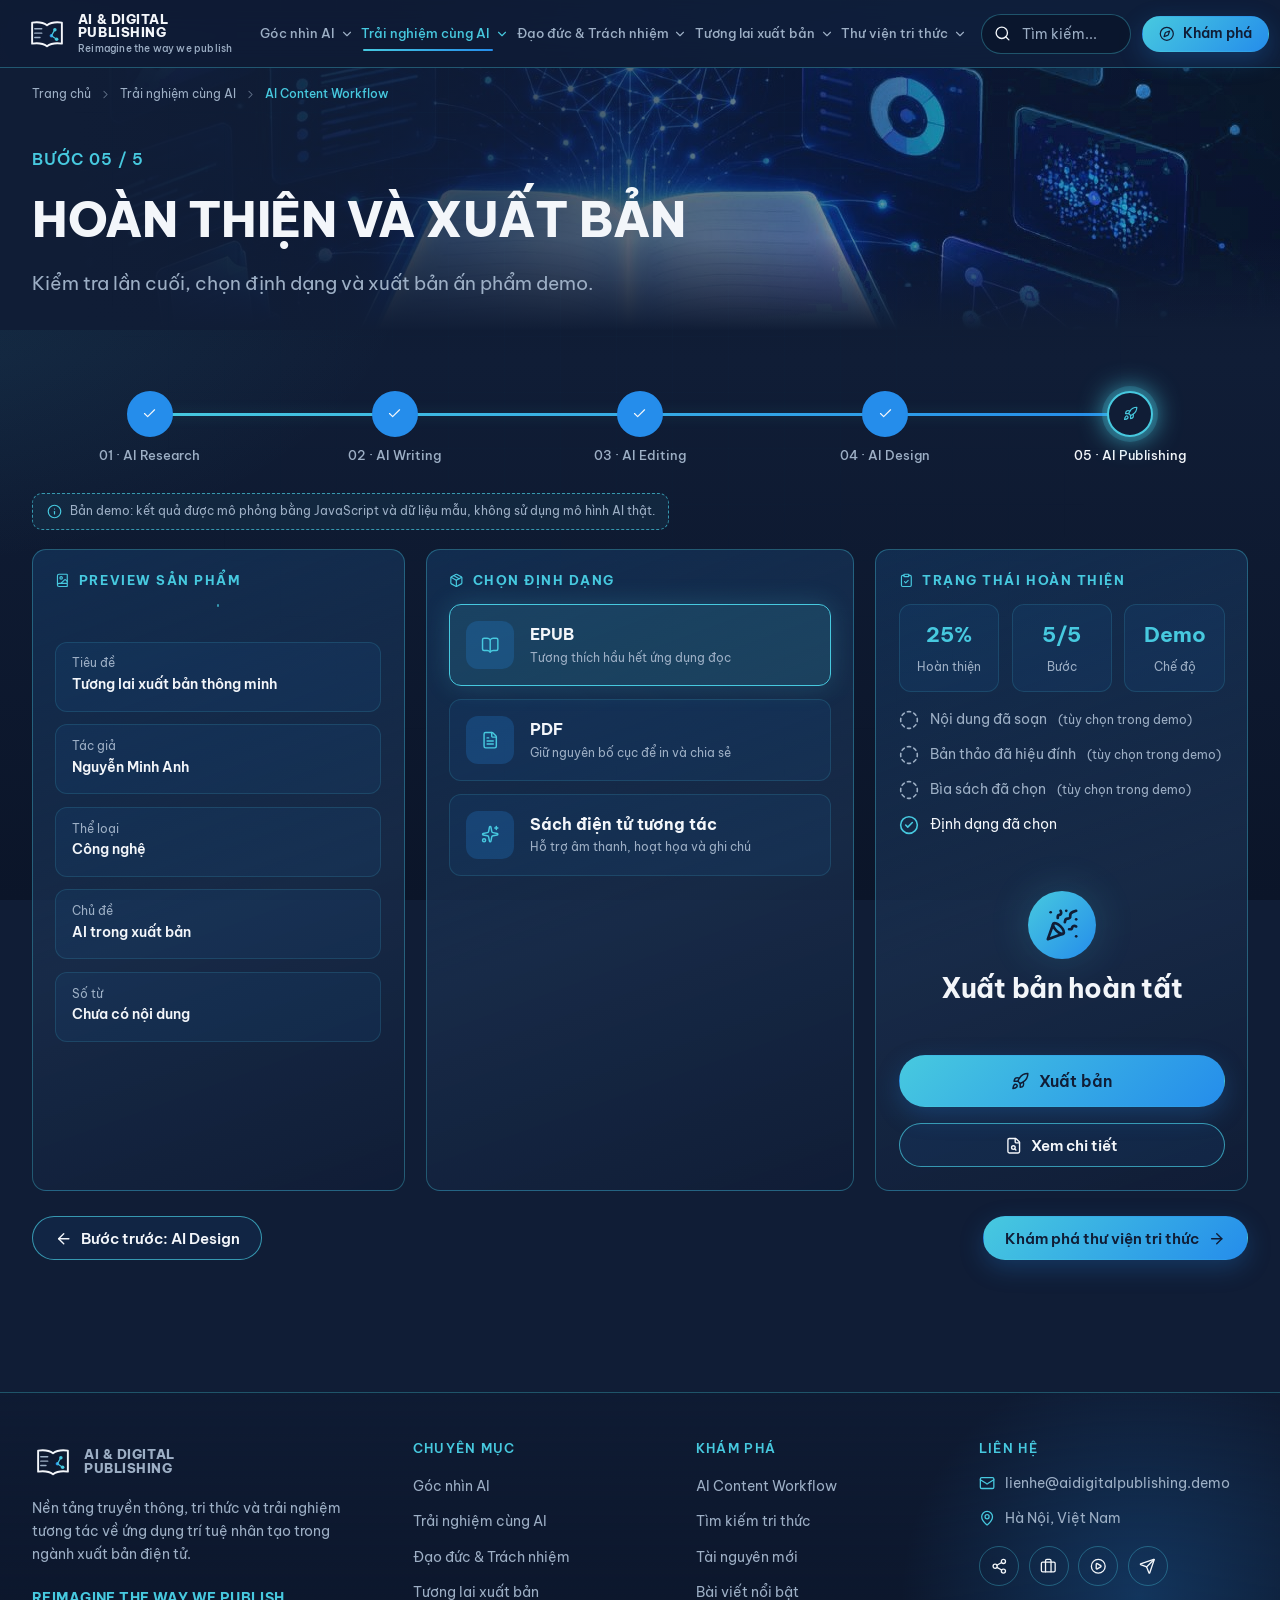
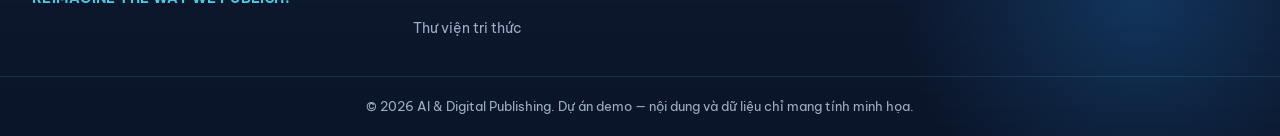
<file: pages/workflow/publishing.html>
<!doctype html>
<html lang="vi">
<head>
<meta charset="utf-8">
<meta name="viewport" content="width=device-width, initial-scale=1">
<title>Hoàn thiện và xuất bản — AI Content Workflow</title>
<meta name="description" content="AI & Digital Publishing — Reimagine the way we publish.">
<meta name="theme-color" content="#101D36">
<link rel="icon" href="../../assets/icons/favicon.svg" type="image/svg+xml">
<link rel="stylesheet" href="../../css/variables.css">
<link rel="stylesheet" href="../../css/global.css">
<link rel="stylesheet" href="../../css/components.css">
<link rel="stylesheet" href="../../css/layout.css">
<link rel="stylesheet" href="../../css/pages.css">
<link rel="stylesheet" href="../../css/responsive.css">
</head>
<body data-root="../../" data-wf="publishing">
<a class="sr-only" href="#main">Bỏ qua tới nội dung</a>
<div id="site-header"></div>
<main id="main">

<section class="page-hero" style="border-bottom:0"><div class="bg"><img src="../../assets/images/hero/hero-ai-panels.jpg" alt=""></div>
<div class="container"><nav class="breadcrumb" aria-label="Breadcrumb"><a href="../../index.html">Trang chủ</a><i data-lucide="chevron-right"></i><a href="../ai-experience.html">Trải nghiệm cùng AI</a><i data-lucide="chevron-right"></i><span aria-current="page">AI Content Workflow</span></nav>
<div class="inner reveal" style="padding-block:1.6rem 2rem"><span class="tagline">Bước 05 / 5</span><h1 style="font-size:clamp(1.9rem,1.2rem + 2.4vw,3rem)">Hoàn thiện và xuất bản</h1><p class="subtitle">Kiểm tra lần cuối, chọn định dạng và xuất bản ấn phẩm demo.</p></div></div></section>
<section class="section-sm"><div class="container">
  <div class="wf-progress" id="wfProgress" aria-label="Tiến trình workflow"></div>
  <div class="demo-note" style="margin-bottom:1.2rem"><i data-lucide="info"></i><span>Bản demo: kết quả được mô phỏng bằng JavaScript và dữ liệu mẫu, không sử dụng mô hình AI thật.</span></div>
  
<div class="wf-cols-3">
 <div class="wf-box"><h3><i data-lucide="book-image"></i>Preview sản phẩm</h3><div style="aspect-ratio:3/4;max-width:260px;margin-inline:auto;border-radius:10px;overflow:hidden;box-shadow:0 20px 50px rgba(5,10,24,.6),0 0 40px var(--glow-blue)" id="pubCover"></div><div class="spec-grid" id="pubInfo" style="grid-template-columns:1fr"></div></div>
 <div class="wf-box"><h3><i data-lucide="package"></i>Chọn định dạng</h3><div class="stack" style="--stack:.8rem" id="formats"></div></div>
 <div class="wf-box"><h3><i data-lucide="clipboard-check"></i>Trạng thái hoàn thiện</h3>
  <div class="mini-stats"><div><b id="pubScore">0%</b><small>Hoàn thiện</small></div><div><b>5/5</b><small>Bước</small></div><div><b>Demo</b><small>Chế độ</small></div></div>
  <ul class="check-list" id="pubChecks"></ul>
  <div id="pubBarWrap" hidden><div class="progress-bar"><i id="pubBar"></i></div></div><p class="small text-sub" id="pubStatus" aria-live="polite"></p>
  <div class="done-panel" id="pubDone" hidden><span class="big-ico"><i data-lucide="party-popper"></i></span><h3>Xuất bản hoàn tất</h3><p class="text-sub small" id="pubFormatDone"></p></div>
  <button class="btn btn-primary btn-lg btn-block" id="publishBtn"><i data-lucide="rocket"></i>Xuất bản</button>
  <button class="btn btn-secondary btn-block" id="pubDetail"><i data-lucide="file-search"></i>Xem chi tiết</button></div>
</div>
  <div class="wf-nav" id="wfNav"></div>
</div></section>
</main>
<div id="site-footer"></div>
<script src="../../js/vendor/lucide.min.js"></script>
<script src="../../js/data.js"></script>
<script src="../../js/main.js"></script>
<script src="../../js/navigation.js"></script>
<script src="../../js/search.js"></script>
<script src="../../js/workflow.js"></script>
<script src="../../js/interactions.js"></script>
</body>
</html>
</file>
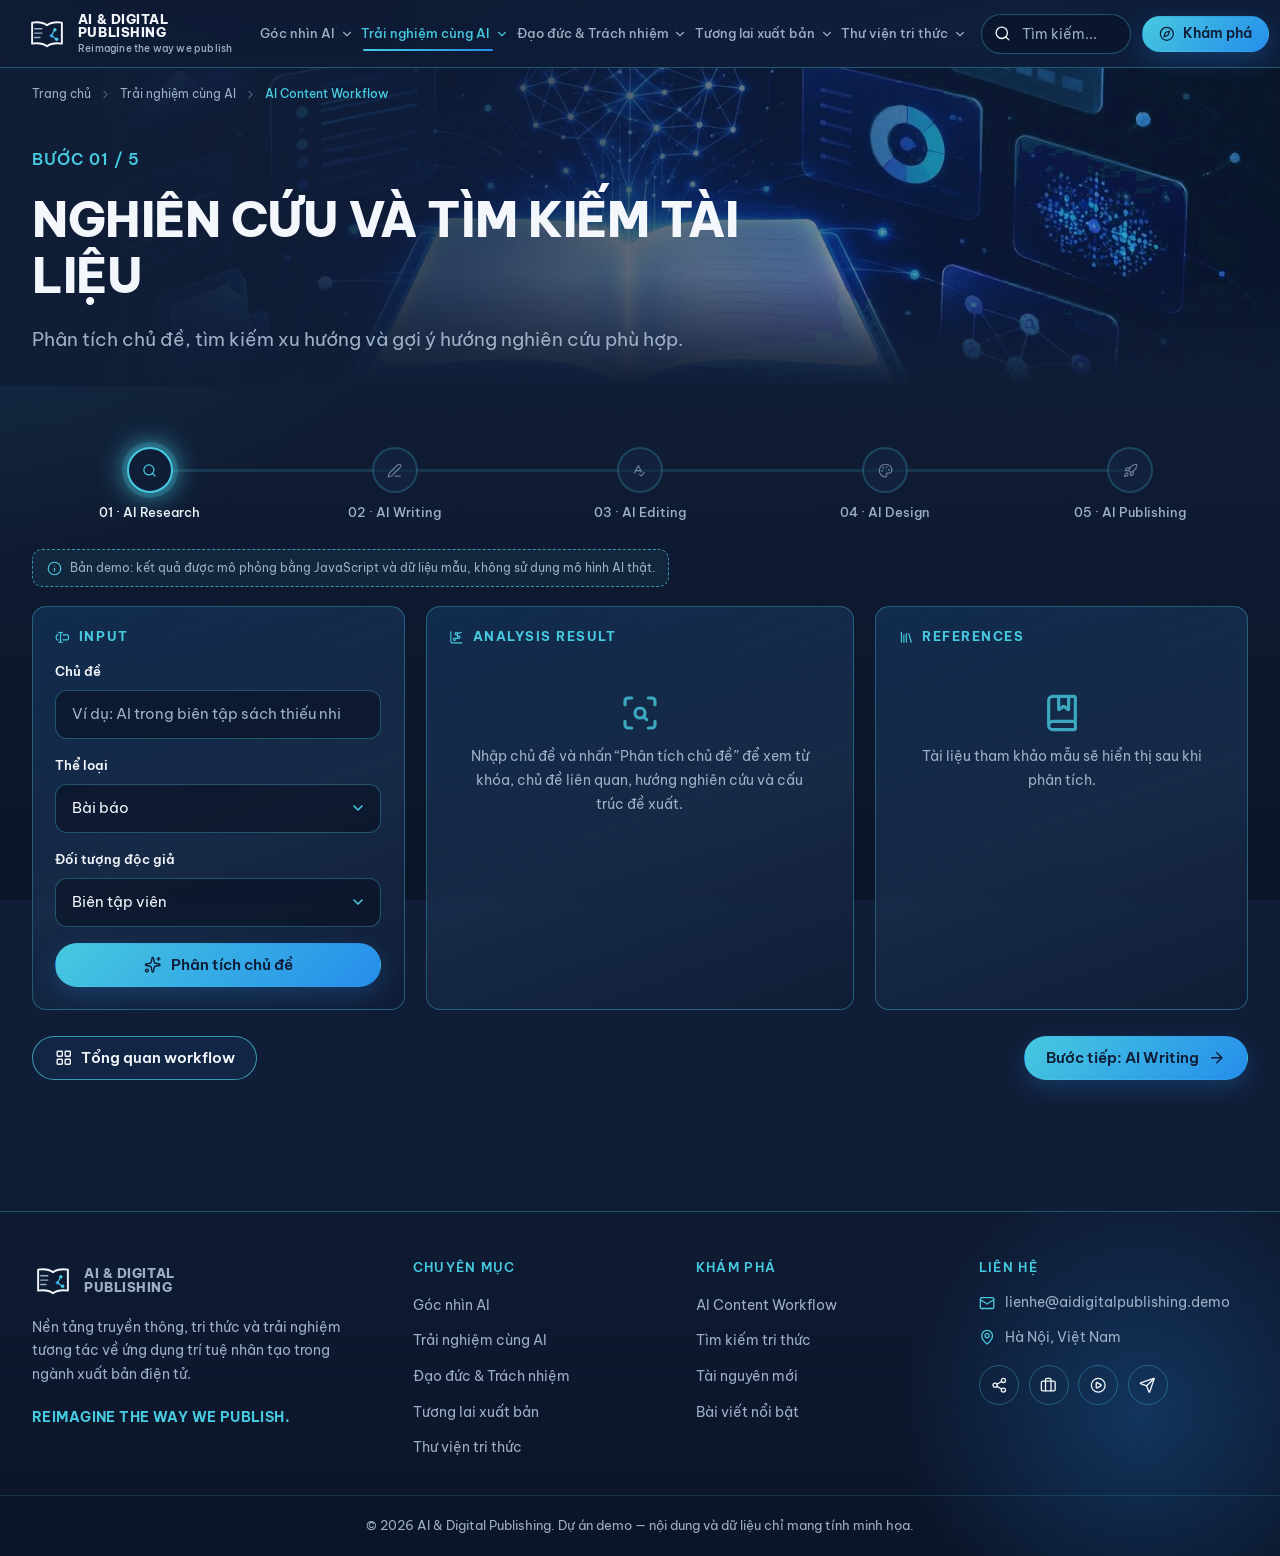
<file: pages/workflow/research.html>
<!doctype html>
<html lang="vi">
<head>
<meta charset="utf-8">
<meta name="viewport" content="width=device-width, initial-scale=1">
<title>Nghiên cứu và tìm kiếm tài liệu — AI Content Workflow</title>
<meta name="description" content="AI & Digital Publishing — Reimagine the way we publish.">
<meta name="theme-color" content="#101D36">
<link rel="icon" href="../../assets/icons/favicon.svg" type="image/svg+xml">
<link rel="stylesheet" href="../../css/variables.css">
<link rel="stylesheet" href="../../css/global.css">
<link rel="stylesheet" href="../../css/components.css">
<link rel="stylesheet" href="../../css/layout.css">
<link rel="stylesheet" href="../../css/pages.css">
<link rel="stylesheet" href="../../css/responsive.css">
</head>
<body data-root="../../" data-wf="research">
<a class="sr-only" href="#main">Bỏ qua tới nội dung</a>
<div id="site-header"></div>
<main id="main">

<section class="page-hero" style="border-bottom:0"><div class="bg"><img src="../../assets/images/hero/hero-ai-panels.jpg" alt=""></div>
<div class="container"><nav class="breadcrumb" aria-label="Breadcrumb"><a href="../../index.html">Trang chủ</a><i data-lucide="chevron-right"></i><a href="../ai-experience.html">Trải nghiệm cùng AI</a><i data-lucide="chevron-right"></i><span aria-current="page">AI Content Workflow</span></nav>
<div class="inner reveal" style="padding-block:1.6rem 2rem"><span class="tagline">Bước 01 / 5</span><h1 style="font-size:clamp(1.9rem,1.2rem + 2.4vw,3rem)">Nghiên cứu và tìm kiếm tài liệu</h1><p class="subtitle">Phân tích chủ đề, tìm kiếm xu hướng và gợi ý hướng nghiên cứu phù hợp.</p></div></div></section>
<section class="section-sm"><div class="container">
  <div class="wf-progress" id="wfProgress" aria-label="Tiến trình workflow"></div>
  <div class="demo-note" style="margin-bottom:1.2rem"><i data-lucide="info"></i><span>Bản demo: kết quả được mô phỏng bằng JavaScript và dữ liệu mẫu, không sử dụng mô hình AI thật.</span></div>
  
<div class="wf-cols-3">
 <div class="wf-box"><h3><i data-lucide="text-cursor-input"></i>Input</h3>
  <div class="field"><label for="topic">Chủ đề</label><input class="input" id="topic" placeholder="Ví dụ: AI trong biên tập sách thiếu nhi"></div>
  <div class="field"><label for="genre">Thể loại</label><select class="select" id="genre"><option>Bài báo</option><option>Sách chuyên khảo</option><option>Cẩm nang</option><option>Báo cáo</option><option>Blog chuyên đề</option></select></div>
  <div class="field"><label for="audience">Đối tượng độc giả</label><select class="select" id="audience"><option>Biên tập viên</option><option>Nhà quản lý xuất bản</option><option>Độc giả phổ thông</option><option>Sinh viên</option><option>Nhà nghiên cứu</option></select></div>
  <button class="btn btn-primary btn-block" id="analyze"><i data-lucide="sparkles"></i>Phân tích chủ đề</button></div>
 <div class="wf-box"><h3><i data-lucide="chart-network"></i>Analysis result</h3><div id="analysisResult" style="flex:1"><div class="placeholder-state"><i data-lucide="scan-search"></i><p>Nhập chủ đề và nhấn “Phân tích chủ đề” để xem từ khóa, chủ đề liên quan, hướng nghiên cứu và cấu trúc đề xuất.</p></div></div></div>
 <div class="wf-box"><h3><i data-lucide="library"></i>References</h3><div id="references" class="stack" style="--stack:1.1rem"><div class="placeholder-state"><i data-lucide="book-marked"></i><p>Tài liệu tham khảo mẫu sẽ hiển thị sau khi phân tích.</p></div></div></div>
</div>
  <div class="wf-nav" id="wfNav"></div>
</div></section>
</main>
<div id="site-footer"></div>
<script src="../../js/vendor/lucide.min.js"></script>
<script src="../../js/data.js"></script>
<script src="../../js/main.js"></script>
<script src="../../js/navigation.js"></script>
<script src="../../js/search.js"></script>
<script src="../../js/workflow.js"></script>
<script src="../../js/interactions.js"></script>
</body>
</html>
</file>
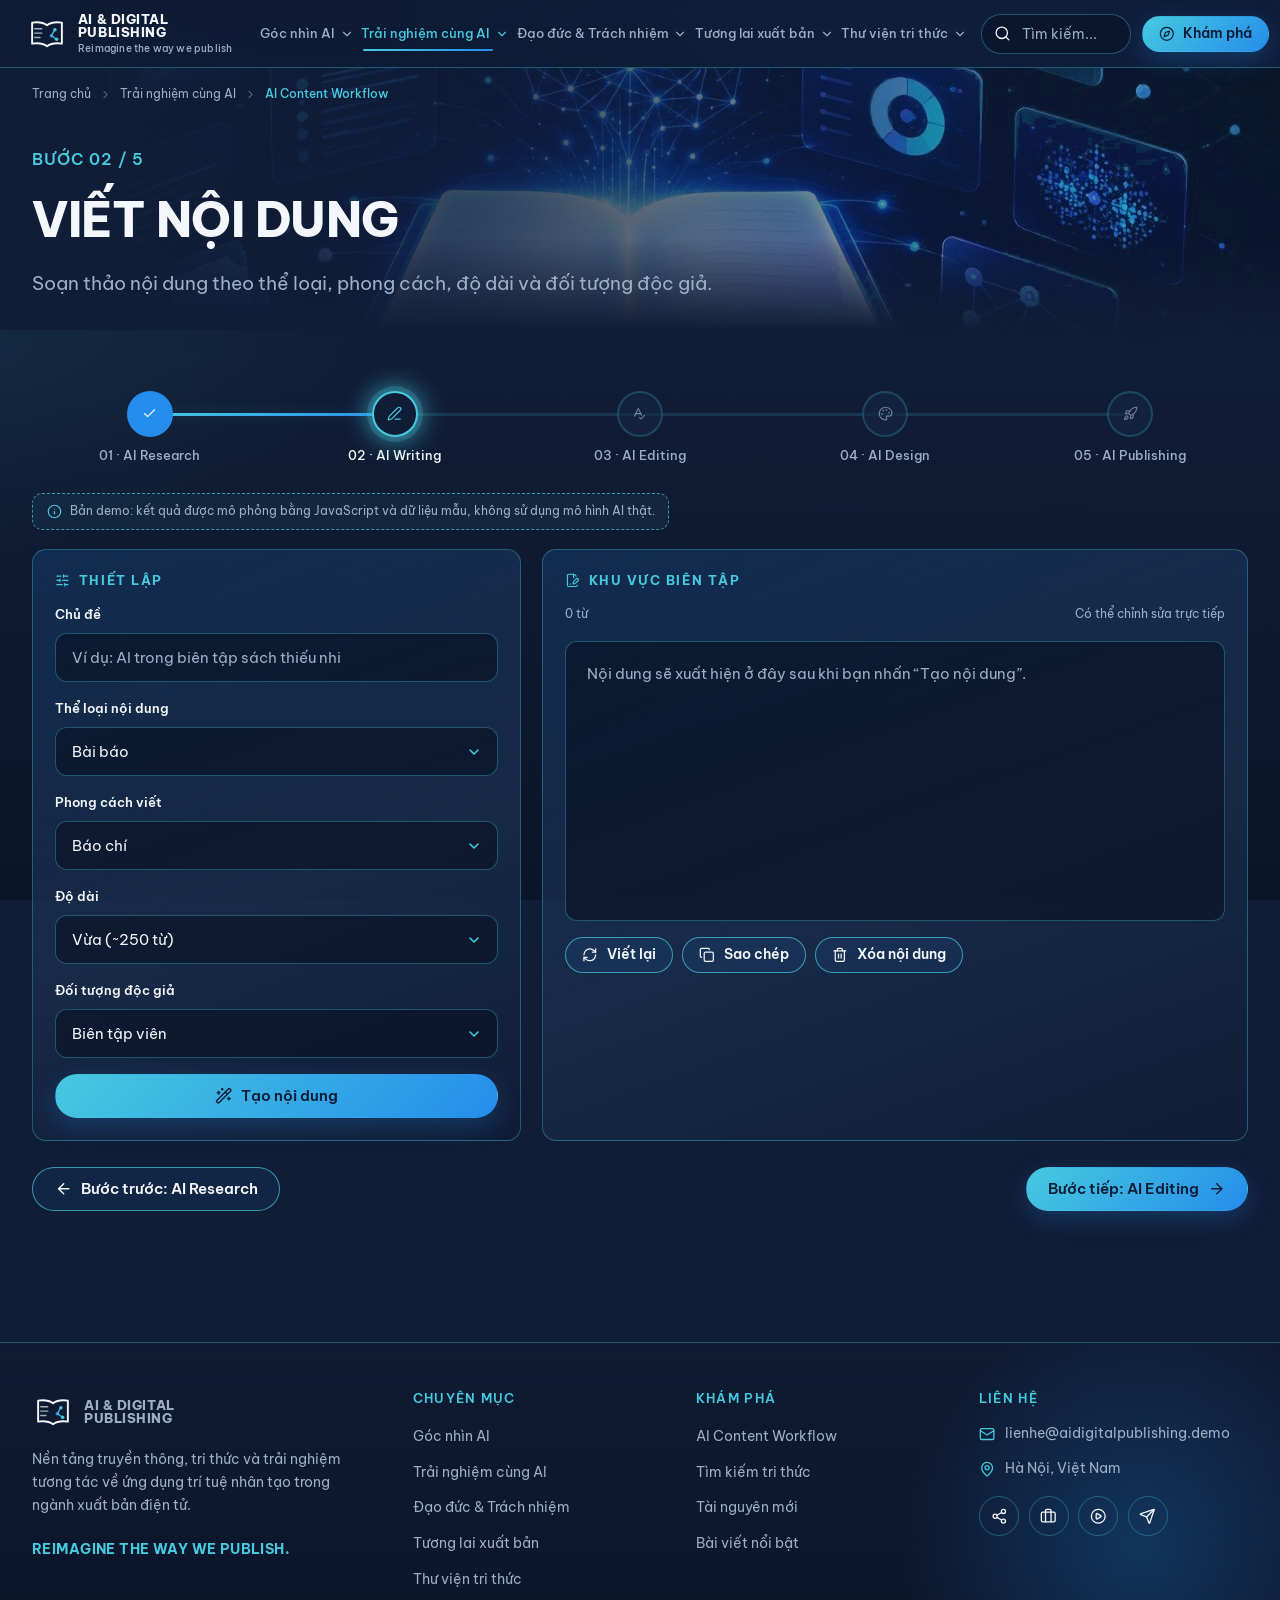
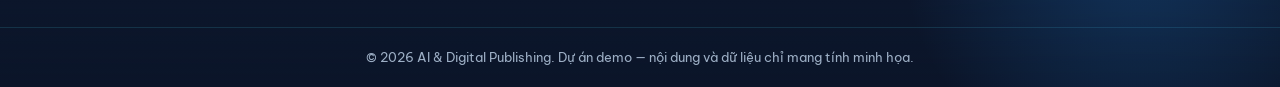
<file: pages/workflow/writing.html>
<!doctype html>
<html lang="vi">
<head>
<meta charset="utf-8">
<meta name="viewport" content="width=device-width, initial-scale=1">
<title>Viết nội dung — AI Content Workflow</title>
<meta name="description" content="AI & Digital Publishing — Reimagine the way we publish.">
<meta name="theme-color" content="#101D36">
<link rel="icon" href="../../assets/icons/favicon.svg" type="image/svg+xml">
<link rel="stylesheet" href="../../css/variables.css">
<link rel="stylesheet" href="../../css/global.css">
<link rel="stylesheet" href="../../css/components.css">
<link rel="stylesheet" href="../../css/layout.css">
<link rel="stylesheet" href="../../css/pages.css">
<link rel="stylesheet" href="../../css/responsive.css">
</head>
<body data-root="../../" data-wf="writing">
<a class="sr-only" href="#main">Bỏ qua tới nội dung</a>
<div id="site-header"></div>
<main id="main">

<section class="page-hero" style="border-bottom:0"><div class="bg"><img src="../../assets/images/hero/hero-ai-panels.jpg" alt=""></div>
<div class="container"><nav class="breadcrumb" aria-label="Breadcrumb"><a href="../../index.html">Trang chủ</a><i data-lucide="chevron-right"></i><a href="../ai-experience.html">Trải nghiệm cùng AI</a><i data-lucide="chevron-right"></i><span aria-current="page">AI Content Workflow</span></nav>
<div class="inner reveal" style="padding-block:1.6rem 2rem"><span class="tagline">Bước 02 / 5</span><h1 style="font-size:clamp(1.9rem,1.2rem + 2.4vw,3rem)">Viết nội dung</h1><p class="subtitle">Soạn thảo nội dung theo thể loại, phong cách, độ dài và đối tượng độc giả.</p></div></div></section>
<section class="section-sm"><div class="container">
  <div class="wf-progress" id="wfProgress" aria-label="Tiến trình workflow"></div>
  <div class="demo-note" style="margin-bottom:1.2rem"><i data-lucide="info"></i><span>Bản demo: kết quả được mô phỏng bằng JavaScript và dữ liệu mẫu, không sử dụng mô hình AI thật.</span></div>
  
<div class="wf-cols-2" style="grid-template-columns:minmax(0,.9fr) minmax(0,1.3fr)">
 <div class="wf-box"><h3><i data-lucide="sliders-horizontal"></i>Thiết lập</h3>
  <div class="field"><label for="wTopic">Chủ đề</label><input class="input" id="wTopic" placeholder="Ví dụ: AI trong biên tập sách thiếu nhi"></div>
  <div class="field"><label for="wGenre">Thể loại nội dung</label><select class="select" id="wGenre"><option>Bài báo</option><option>Sách chuyên khảo</option><option>Cẩm nang</option><option>Báo cáo</option><option>Blog chuyên đề</option></select></div>
  <div class="field"><label for="wStyle">Phong cách viết</label><select class="select" id="wStyle"><option>Báo chí</option><option>Học thuật</option><option>Gần gũi</option></select></div>
  <div class="field"><label for="wLength">Độ dài</label><select class="select" id="wLength"><option>Ngắn (~120 từ)</option><option selected>Vừa (~250 từ)</option><option>Dài (~400 từ)</option></select></div>
  <div class="field"><label for="wAudience">Đối tượng độc giả</label><select class="select" id="wAudience"><option>Biên tập viên</option><option>Nhà quản lý xuất bản</option><option>Độc giả phổ thông</option><option>Sinh viên</option><option>Nhà nghiên cứu</option></select></div>
  <button class="btn btn-primary btn-block" id="wGenerate"><i data-lucide="wand-sparkles"></i>Tạo nội dung</button></div>
 <div class="wf-box"><h3><i data-lucide="file-pen-line"></i>Khu vực biên tập</h3>
  <div class="row" style="justify-content:space-between"><span class="caption" id="wCount">0 từ</span><span class="caption">Có thể chỉnh sửa trực tiếp</span></div>
  <div class="output" id="wOutput" data-empty="1" aria-live="polite"><span class="text-sub">Nội dung sẽ xuất hiện ở đây sau khi bạn nhấn “Tạo nội dung”.</span></div>
  <div class="row" style="--gap:.6rem"><button class="btn btn-secondary btn-sm" id="wRewrite"><i data-lucide="refresh-cw"></i>Viết lại</button><button class="btn btn-secondary btn-sm" id="wCopy"><i data-lucide="copy"></i>Sao chép</button><button class="btn btn-secondary btn-sm" id="wClear"><i data-lucide="trash-2"></i>Xóa nội dung</button></div></div>
</div>
  <div class="wf-nav" id="wfNav"></div>
</div></section>
</main>
<div id="site-footer"></div>
<script src="../../js/vendor/lucide.min.js"></script>
<script src="../../js/data.js"></script>
<script src="../../js/main.js"></script>
<script src="../../js/navigation.js"></script>
<script src="../../js/search.js"></script>
<script src="../../js/workflow.js"></script>
<script src="../../js/interactions.js"></script>
</body>
</html>
</file>
<file: css/variables.css>
/* ==========================================================
   AI & DIGITAL PUBLISHING — Design tokens
   Mọi màu trong website phải lấy từ các biến dưới đây.
   ========================================================== */
:root {
  /* Brand palette */
  --color-primary: #101D36;   /* Midnight Navy */
  --color-blue: #258DEB;      /* Electric Blue */
  --color-cyan: #47C9DF;      /* Cyan */
  --color-white: #F3F6FA;     /* Cloud White */
  --color-silver: #9DAFC5;    /* Silver */

  /* Surfaces */
  --bg-main: #101D36;
  --bg-deep: #0B1529;         /* sắc độ đậm hơn của Midnight Navy */
  --bg-secondary: #152744;
  --bg-card: #192D4B;
  --bg-card-hover: #203A5D;
  --bg-glass: rgba(25, 45, 75, 0.62);
  --bg-input: rgba(11, 21, 41, 0.7);

  /* Borders & glow */
  --border-primary: rgba(71, 201, 223, 0.35);
  --border-soft: rgba(71, 201, 223, 0.16);
  --border-strong: rgba(71, 201, 223, 0.7);
  --glow-blue: rgba(37, 141, 235, 0.25);
  --glow-cyan: rgba(71, 201, 223, 0.2);

  /* Semantic (derived từ bảng màu thương hiệu) */
  --text-main: var(--color-white);
  --text-sub: var(--color-silver);
  --accent: var(--color-blue);
  --accent-2: var(--color-cyan);
  --priority-high: #F3F6FA;   /* dùng icon + nhãn để phân biệt mức độ, không thêm màu ngoài hệ thống */

  /* Gradients */
  --grad-cta: linear-gradient(135deg, var(--color-cyan) 0%, var(--color-blue) 100%);
  --grad-card: linear-gradient(160deg, rgba(37,141,235,.16) 0%, rgba(25,45,75,.85) 55%, rgba(16,29,54,.95) 100%);
  --grad-overlay: linear-gradient(180deg, rgba(16,29,54,0) 0%, rgba(16,29,54,.55) 45%, rgba(11,21,41,.95) 100%);
  --grad-page: radial-gradient(1100px 600px at 80% -10%, rgba(37,141,235,.22), transparent 60%),
               radial-gradient(900px 500px at -10% 30%, rgba(71,201,223,.10), transparent 60%);

  /* Typography */
  --font-main: 'Be Vietnam Pro', 'Inter', 'Manrope', system-ui, -apple-system, 'Segoe UI', sans-serif;
  --fs-h1: clamp(2.2rem, 1.2rem + 3.6vw, 4.2rem);
  --fs-h2: clamp(1.6rem, 1.1rem + 1.8vw, 2.5rem);
  --fs-h3: clamp(1.25rem, 1rem + .9vw, 1.7rem);
  --fs-h4: 1.1rem;
  --fs-subtitle: clamp(1rem, .9rem + .35vw, 1.2rem);
  --fs-body: 1rem;
  --fs-small: .875rem;
  --fs-caption: .78rem;

  /* Spacing / radius / shadow */
  --sp-1: .25rem; --sp-2: .5rem; --sp-3: .75rem; --sp-4: 1rem;
  --sp-5: 1.5rem; --sp-6: 2rem; --sp-7: 3rem; --sp-8: 4.5rem; --sp-9: 6rem;
  --radius-sm: 8px; --radius-md: 14px; --radius-lg: 20px; --radius-pill: 999px;
  --shadow-card: 0 10px 30px rgba(5, 10, 24, .45);
  --shadow-glow: 0 0 0 1px var(--border-primary), 0 12px 36px var(--glow-blue);
  --header-h: 68px;
  --container: 1280px;
  --ease: cubic-bezier(.22, .61, .36, 1);
  --t-fast: .18s var(--ease);
  --t-base: .32s var(--ease);
}
</file>
<file: css/global.css>
/* ==========================================================
   Global: font-face, reset, typography, background layers
   ========================================================== */
@font-face{font-family:'Be Vietnam Pro';font-style:normal;font-weight:400;font-display:swap;src:url('../assets/fonts/be-vietnam-pro-vietnamese-400-normal.woff2') format('woff2');unicode-range:U+0102-0103,U+0110-0111,U+0128-0129,U+0168-0169,U+01A0-01A1,U+01AF-01B0,U+0300-0301,U+0303-0304,U+0308-0309,U+0323,U+0329,U+1EA0-1EF9,U+20AB}
@font-face{font-family:'Be Vietnam Pro';font-style:normal;font-weight:400;font-display:swap;src:url('../assets/fonts/be-vietnam-pro-latin-400-normal.woff2') format('woff2');unicode-range:U+0000-00FF,U+0131,U+0152-0153,U+02BB-02BC,U+02C6,U+02DA,U+02DC,U+0304,U+0308,U+0329,U+2000-206F,U+20AC,U+2122,U+2191,U+2193,U+2212,U+2215,U+FEFF,U+FFFD}
@font-face{font-family:'Be Vietnam Pro';font-style:normal;font-weight:500;font-display:swap;src:url('../assets/fonts/be-vietnam-pro-vietnamese-500-normal.woff2') format('woff2');unicode-range:U+0102-0103,U+0110-0111,U+0128-0129,U+0168-0169,U+01A0-01A1,U+01AF-01B0,U+0300-0301,U+0303-0304,U+0308-0309,U+0323,U+0329,U+1EA0-1EF9,U+20AB}
@font-face{font-family:'Be Vietnam Pro';font-style:normal;font-weight:500;font-display:swap;src:url('../assets/fonts/be-vietnam-pro-latin-500-normal.woff2') format('woff2');unicode-range:U+0000-00FF,U+0131,U+0152-0153,U+02BB-02BC,U+02C6,U+02DA,U+02DC,U+0304,U+0308,U+0329,U+2000-206F,U+20AC,U+2122,U+2191,U+2193,U+2212,U+2215,U+FEFF,U+FFFD}
@font-face{font-family:'Be Vietnam Pro';font-style:normal;font-weight:600;font-display:swap;src:url('../assets/fonts/be-vietnam-pro-vietnamese-600-normal.woff2') format('woff2');unicode-range:U+0102-0103,U+0110-0111,U+0128-0129,U+0168-0169,U+01A0-01A1,U+01AF-01B0,U+0300-0301,U+0303-0304,U+0308-0309,U+0323,U+0329,U+1EA0-1EF9,U+20AB}
@font-face{font-family:'Be Vietnam Pro';font-style:normal;font-weight:600;font-display:swap;src:url('../assets/fonts/be-vietnam-pro-latin-600-normal.woff2') format('woff2');unicode-range:U+0000-00FF,U+0131,U+0152-0153,U+02BB-02BC,U+02C6,U+02DA,U+02DC,U+0304,U+0308,U+0329,U+2000-206F,U+20AC,U+2122,U+2191,U+2193,U+2212,U+2215,U+FEFF,U+FFFD}
@font-face{font-family:'Be Vietnam Pro';font-style:normal;font-weight:700;font-display:swap;src:url('../assets/fonts/be-vietnam-pro-vietnamese-700-normal.woff2') format('woff2');unicode-range:U+0102-0103,U+0110-0111,U+0128-0129,U+0168-0169,U+01A0-01A1,U+01AF-01B0,U+0300-0301,U+0303-0304,U+0308-0309,U+0323,U+0329,U+1EA0-1EF9,U+20AB}
@font-face{font-family:'Be Vietnam Pro';font-style:normal;font-weight:700;font-display:swap;src:url('../assets/fonts/be-vietnam-pro-latin-700-normal.woff2') format('woff2');unicode-range:U+0000-00FF,U+0131,U+0152-0153,U+02BB-02BC,U+02C6,U+02DA,U+02DC,U+0304,U+0308,U+0329,U+2000-206F,U+20AC,U+2122,U+2191,U+2193,U+2212,U+2215,U+FEFF,U+FFFD}
@font-face{font-family:'Be Vietnam Pro';font-style:normal;font-weight:800;font-display:swap;src:url('../assets/fonts/be-vietnam-pro-vietnamese-800-normal.woff2') format('woff2');unicode-range:U+0102-0103,U+0110-0111,U+0128-0129,U+0168-0169,U+01A0-01A1,U+01AF-01B0,U+0300-0301,U+0303-0304,U+0308-0309,U+0323,U+0329,U+1EA0-1EF9,U+20AB}
@font-face{font-family:'Be Vietnam Pro';font-style:normal;font-weight:800;font-display:swap;src:url('../assets/fonts/be-vietnam-pro-latin-800-normal.woff2') format('woff2');unicode-range:U+0000-00FF,U+0131,U+0152-0153,U+02BB-02BC,U+02C6,U+02DA,U+02DC,U+0304,U+0308,U+0329,U+2000-206F,U+20AC,U+2122,U+2191,U+2193,U+2212,U+2215,U+FEFF,U+FFFD}

*,*::before,*::after{box-sizing:border-box}
html{scroll-behavior:smooth;-webkit-text-size-adjust:100%;scroll-padding-top:calc(var(--header-h) + 20px)}
body{margin:0;min-height:100vh;font-family:var(--font-main);font-size:var(--fs-body);line-height:1.65;font-weight:400;color:var(--text-main);background:var(--bg-main);overflow-x:hidden;position:relative}
body::before{content:"";position:fixed;inset:0;z-index:-2;background:var(--grad-page),linear-gradient(180deg,var(--bg-deep) 0,var(--bg-main) 40%,var(--bg-deep) 100%)}
body::after{content:"";position:fixed;inset:0;z-index:-1;pointer-events:none;background-image:linear-gradient(var(--border-soft) 1px,transparent 1px),linear-gradient(90deg,var(--border-soft) 1px,transparent 1px);background-size:56px 56px;opacity:.14;mask-image:radial-gradient(ellipse at 50% 0%,#000 0,transparent 75%);-webkit-mask-image:radial-gradient(ellipse at 50% 0%,#000 0,transparent 75%)}
img,svg,video{max-width:100%;display:block}
img{height:auto}
a{color:var(--color-blue);text-decoration:none;transition:color var(--t-fast)}
a:hover{color:var(--color-cyan)}
button,input,select,textarea{font:inherit;color:inherit}
button{cursor:pointer;background:none;border:0;padding:0}
ul,ol{margin:0;padding:0;list-style:none}
h1,h2,h3,h4,h5,p,figure,blockquote{margin:0}
:focus-visible{outline:2px solid var(--color-cyan);outline-offset:3px;border-radius:6px}
::selection{background:var(--color-blue);color:var(--color-white)}
::-webkit-scrollbar{width:10px;height:10px}
::-webkit-scrollbar-track{background:var(--bg-deep)}
::-webkit-scrollbar-thumb{background:var(--bg-card-hover);border-radius:10px;border:2px solid var(--bg-deep)}
::-webkit-scrollbar-thumb:hover{background:var(--color-blue)}

/* Typography hierarchy */
h1,h2,h3,h4{font-weight:800;line-height:1.18;letter-spacing:-.01em;color:var(--text-main)}
h1{font-size:var(--fs-h1);font-weight:800}
h2{font-size:var(--fs-h2);font-weight:700}
h3{font-size:var(--fs-h3);font-weight:700}
h4{font-size:var(--fs-h4);font-weight:600}
.subtitle{font-size:var(--fs-subtitle);color:var(--text-sub);line-height:1.6}
.caption,.meta{font-size:var(--fs-caption);color:var(--text-sub)}
.small{font-size:var(--fs-small)}
.text-sub{color:var(--text-sub)}
.text-blue{color:var(--color-blue)}
.text-cyan{color:var(--color-cyan)}
.upper{text-transform:uppercase;letter-spacing:.03em}
.sr-only{position:absolute;width:1px;height:1px;overflow:hidden;clip:rect(0 0 0 0);white-space:nowrap}
.lucide{width:1.15em;height:1.15em;stroke-width:1.9;flex:none}

/* Scroll reveal */
.reveal{opacity:0;transform:translateY(22px);transition:opacity .7s var(--ease),transform .7s var(--ease)}
.reveal.in{opacity:1;transform:none}
@media (prefers-reduced-motion:reduce){*{animation:none!important;transition:none!important}html{scroll-behavior:auto}.reveal{opacity:1;transform:none}}
</file>
<file: css/components.css>
/* ==========================================================
   Reusable components
   ========================================================== */

/* ---------- Buttons ---------- */
.btn{display:inline-flex;align-items:center;justify-content:center;gap:.55rem;min-height:44px;padding:.6rem 1.35rem;border-radius:var(--radius-pill);font-weight:600;font-size:.95rem;line-height:1;border:1px solid transparent;transition:transform var(--t-fast),box-shadow var(--t-base),background var(--t-base),border-color var(--t-base),color var(--t-fast);white-space:nowrap;text-decoration:none}
.btn:hover{transform:translateY(-2px)}
.btn:active{transform:translateY(0)}
.btn-primary{background:var(--grad-cta);color:var(--color-primary);box-shadow:0 8px 24px var(--glow-blue)}
.btn-primary:hover{color:var(--color-primary);box-shadow:0 10px 32px rgba(71,201,223,.45)}
.btn-secondary{background:rgba(37,141,235,.08);color:var(--color-white);border-color:var(--border-strong)}
.btn-secondary:hover{background:rgba(37,141,235,.2);color:var(--color-white);box-shadow:0 0 22px var(--glow-cyan)}
.btn-ghost{color:var(--color-cyan);padding-inline:.4rem;min-height:36px}
.btn-ghost:hover{color:var(--color-white)}
.btn-sm{min-height:36px;padding:.45rem 1rem;font-size:.85rem}
.btn-lg{min-height:52px;padding:.8rem 1.8rem;font-size:1rem}
.btn-block{width:100%}
.btn[disabled]{opacity:.5;pointer-events:none}
.btn-icon{width:42px;height:42px;padding:0;border-radius:50%;border:1px solid var(--border-primary);background:rgba(37,141,235,.1);display:inline-flex;align-items:center;justify-content:center;color:var(--color-white);transition:all var(--t-base)}
.btn-icon:hover{background:var(--color-blue);border-color:var(--color-blue);box-shadow:0 0 20px var(--glow-blue);transform:translateY(-2px);color:var(--color-white)}
.link-more{display:inline-flex;align-items:center;gap:.4rem;font-weight:500;font-size:.9rem;color:var(--color-cyan)}
.link-more:hover{color:var(--color-white)}
.link-more .lucide{transition:transform var(--t-fast)}
.link-more:hover .lucide{transform:translateX(4px)}

/* ---------- Badges / chips ---------- */
.badge{display:inline-flex;align-items:center;gap:.35rem;padding:.28rem .8rem;border-radius:var(--radius-pill);font-size:.76rem;font-weight:600;background:var(--color-blue);color:var(--color-white);line-height:1.2;white-space:nowrap}
.badge-outline{background:rgba(16,29,54,.7);border:1px solid var(--border-strong);color:var(--color-cyan);backdrop-filter:blur(6px)}
.chip{display:inline-flex;align-items:center;gap:.4rem;padding:.38rem .9rem;border-radius:var(--radius-pill);font-size:.84rem;border:1px solid var(--border-primary);background:rgba(37,141,235,.08);color:var(--color-white);transition:all var(--t-fast);cursor:pointer}
.chip:hover,.chip.active{background:rgba(37,141,235,.28);border-color:var(--color-cyan);color:var(--color-white)}
.chip .count{color:var(--color-silver);font-size:.75rem}
.meta-row{display:flex;flex-wrap:wrap;align-items:center;gap:.4rem 1rem;color:var(--text-sub);font-size:var(--fs-caption)}
.meta-row span{display:inline-flex;align-items:center;gap:.35rem}
.meta-row .lucide{width:14px;height:14px;color:var(--color-cyan)}

/* ---------- Header ---------- */
.site-header{position:sticky;top:0;z-index:1000;height:var(--header-h);background:rgba(16,29,54,.82);backdrop-filter:blur(16px) saturate(140%);-webkit-backdrop-filter:blur(16px) saturate(140%);border-bottom:1px solid var(--border-primary);transition:background var(--t-base),box-shadow var(--t-base)}
.site-header.scrolled{background:rgba(11,21,41,.94);box-shadow:0 10px 30px rgba(5,10,24,.5)}
.header-inner{height:100%;max-width:1680px;margin-inline:auto;padding-inline:clamp(1rem,2vw,2rem);display:flex;align-items:center;gap:clamp(.6rem,1.4vw,1.6rem)}
.logo{display:flex;align-items:center;gap:.65rem;color:var(--color-white);flex:none}
.logo:hover{color:var(--color-white)}
.logo svg{width:42px;height:42px}
.logo-text{display:flex;flex-direction:column;line-height:1.05;font-weight:800;font-size:.8rem;letter-spacing:.04em;text-transform:uppercase}
.logo-text small{font-size:.6rem;font-weight:500;letter-spacing:.02em;text-transform:none;color:var(--color-silver);margin-top:.25rem}
.main-nav{display:flex;align-items:center;gap:.15rem;margin-inline:auto}
.nav-item{position:relative}
.nav-link{display:inline-flex;align-items:center;gap:.3rem;padding:.55rem .7rem;font-size:.84rem;font-weight:500;color:var(--color-silver);border-radius:8px;position:relative;white-space:nowrap;transition:color var(--t-fast)}
.nav-link::after{content:"";position:absolute;left:.7rem;right:.7rem;bottom:2px;height:2px;background:var(--grad-cta);border-radius:2px;transform:scaleX(0);transform-origin:left;transition:transform var(--t-base)}
.nav-link:hover,.nav-item:focus-within>.nav-link{color:var(--color-white)}
.nav-link:hover::after,.nav-link.active::after{transform:scaleX(1)}
.nav-link.active{color:var(--color-cyan)}
.nav-link .lucide{width:14px;height:14px;transition:transform var(--t-fast)}
.nav-item.open>.nav-link .lucide{transform:rotate(180deg)}
.dropdown{position:absolute;top:calc(100% + 8px);left:50%;width:340px;transform:translate(-50%,8px);opacity:0;visibility:hidden;background:rgba(16,29,54,.97);border:1px solid var(--border-primary);border-radius:var(--radius-md);padding:.6rem;box-shadow:var(--shadow-card),0 0 40px var(--glow-blue);transition:all var(--t-base);backdrop-filter:blur(14px)}
.nav-item.open>.dropdown{opacity:1;visibility:visible;transform:translate(-50%,0)}
.dropdown a{display:flex;gap:.8rem;align-items:flex-start;padding:.7rem .8rem;border-radius:10px;color:var(--color-white)}
.dropdown a:hover{background:var(--bg-card-hover)}
.dropdown .dd-icon{width:36px;height:36px;border-radius:10px;background:rgba(37,141,235,.18);border:1px solid var(--border-primary);display:flex;align-items:center;justify-content:center;color:var(--color-cyan);flex:none}
.dropdown .dd-title{font-weight:600;font-size:.9rem;display:block;line-height:1.3}
.dropdown .dd-desc{font-size:.76rem;color:var(--color-silver);display:block;line-height:1.4;margin-top:.1rem}
.header-actions{display:flex;align-items:center;gap:.7rem;flex:none}
.search-box{position:relative;display:flex;align-items:center}
.search-box input{width:150px;height:40px;padding:0 1rem 0 2.5rem;border-radius:var(--radius-pill);background:var(--bg-input);border:1px solid var(--border-primary);color:var(--color-white);font-size:.85rem;transition:all var(--t-base)}
.search-box input::placeholder{color:var(--color-silver)}
.search-box input:focus{width:210px;outline:none;border-color:var(--color-cyan);box-shadow:0 0 0 3px var(--glow-cyan)}
.search-box .lucide{position:absolute;left:.85rem;color:var(--color-white);width:17px;height:17px;pointer-events:none}
.menu-toggle,.search-toggle{display:none}

/* Mobile drawer */
.drawer-backdrop{position:fixed;inset:0;background:rgba(5,10,24,.7);backdrop-filter:blur(3px);opacity:0;visibility:hidden;transition:all var(--t-base);z-index:1100}
.drawer{position:fixed;top:0;right:0;bottom:0;width:min(88vw,380px);background:linear-gradient(180deg,var(--bg-secondary),var(--bg-deep));border-left:1px solid var(--border-primary);transform:translateX(100%);transition:transform .4s var(--ease);z-index:1200;display:flex;flex-direction:column;overflow-y:auto}
body.drawer-open .drawer{transform:none}
body.drawer-open .drawer-backdrop{opacity:1;visibility:visible}
body.drawer-open{overflow:hidden}
.drawer-head{display:flex;align-items:center;justify-content:space-between;padding:1rem 1.2rem;border-bottom:1px solid var(--border-soft)}
.drawer-search{padding:1rem 1.2rem}
.drawer-search .search-box input{width:100%}
.drawer-nav{padding:.4rem .8rem 1.2rem}
.acc-item{border-bottom:1px solid var(--border-soft)}
.acc-btn{width:100%;display:flex;align-items:center;justify-content:space-between;padding:1rem .5rem;font-weight:600;font-size:1rem;color:var(--color-white);text-align:left}
.acc-btn .lucide{transition:transform var(--t-base);color:var(--color-cyan)}
.acc-item.open .acc-btn .lucide{transform:rotate(180deg)}
.acc-panel{display:grid;grid-template-rows:0fr;transition:grid-template-rows .35s var(--ease)}
.acc-item.open .acc-panel{grid-template-rows:1fr}
.acc-panel>div{overflow:hidden}
.acc-panel a{display:flex;gap:.7rem;align-items:center;padding:.65rem .8rem;color:var(--color-silver);font-size:.9rem;border-radius:8px}
.acc-panel a:hover{background:var(--bg-card-hover);color:var(--color-white)}
.acc-panel a .lucide{color:var(--color-cyan)}
.drawer-cta{padding:1rem 1.2rem 2rem;margin-top:auto}

/* ---------- Breadcrumb ---------- */
.breadcrumb{display:flex;flex-wrap:wrap;align-items:center;gap:.35rem .5rem;font-size:var(--fs-caption);color:var(--color-silver);padding-block:1rem}
.breadcrumb a{color:var(--color-silver)}
.breadcrumb a:hover{color:var(--color-cyan)}
.breadcrumb .lucide{width:13px;height:13px;opacity:.6}
.breadcrumb [aria-current]{color:var(--color-cyan);font-weight:500}

/* ---------- Section heading ---------- */
.section-head{display:flex;align-items:center;gap:1.2rem;margin-bottom:1.5rem}
.section-head h2{font-size:clamp(1.1rem,.95rem + .6vw,1.5rem);text-transform:uppercase;letter-spacing:.04em;white-space:nowrap;font-weight:800}
.section-head::after{content:"";flex:1;height:1px;background:linear-gradient(90deg,var(--border-strong),transparent);order:2;min-width:20px}
.section-head .link-more{order:3;white-space:nowrap}
.section-head .head-text{display:flex;flex-direction:column;gap:.2rem}
.section-head .head-text p{font-size:var(--fs-small);color:var(--color-silver);text-transform:none;letter-spacing:0;font-weight:400}

/* ---------- Glass card base ---------- */
.card{position:relative;background:var(--grad-card);border:1px solid var(--border-primary);border-radius:var(--radius-md);overflow:hidden;transition:transform var(--t-base),border-color var(--t-base),box-shadow var(--t-base),background var(--t-base);box-shadow:var(--shadow-card)}
.card:hover{transform:translateY(-4px);border-color:var(--border-strong);box-shadow:var(--shadow-glow)}
.card-media{position:relative;overflow:hidden;background:var(--bg-deep)}
.card-media img{width:100%;height:100%;object-fit:cover;transition:transform .8s var(--ease)}
.card:hover .card-media img{transform:scale(1.07)}
.card-title{transition:color var(--t-fast)}
.card:hover .card-title{color:var(--color-blue)}
a.card-link{position:absolute;inset:0;z-index:2}

/* Featured article card */
.feature-card{min-height:400px;display:flex;align-items:flex-end}
.feature-card .card-media{position:absolute;inset:0}
.feature-card .card-media::after{content:"";position:absolute;inset:0;background:var(--grad-overlay)}
.feature-card .card-body{position:relative;z-index:1;padding:clamp(1.2rem,2.4vw,2rem);padding-top:3.6rem;display:flex;flex-direction:column;gap:.8rem;max-width:640px}
.feature-card .card-badge{position:absolute;z-index:1;top:1.1rem;left:1.1rem}

/* Article card (horizontal compact) */
.article-card{display:flex;flex-direction:column}
.article-card .card-media{aspect-ratio:16/10}
.article-card .card-body{padding:1.1rem 1.2rem 1.3rem;display:flex;flex-direction:column;gap:.55rem;flex:1}
.article-card .card-badge{position:absolute;left:.8rem;top:.8rem;z-index:1}
.article-card h3,.article-card h4{font-size:1.05rem;line-height:1.35;font-weight:700}
.article-card p{font-size:.88rem;color:var(--color-silver);display:-webkit-box;-webkit-line-clamp:2;-webkit-box-orient:vertical;overflow:hidden}
.article-card .meta-row{margin-top:auto;padding-top:.3rem}
.article-h{display:grid;grid-template-columns:minmax(120px,42%) 1fr;align-items:stretch}
.article-h .card-media{aspect-ratio:auto;min-height:130px}
.article-h .card-body{padding:1rem 1.2rem;justify-content:center}
.article-h .card-badge{position:static;align-self:flex-start}

/* Overlay card (image background with title on top) */
.overlay-card{min-height:190px;display:flex;align-items:flex-end}
.overlay-card .card-media{position:absolute;inset:0}
.overlay-card .card-media::after{content:"";position:absolute;inset:0;background:var(--grad-overlay)}
.overlay-card .card-body{position:relative;z-index:1;padding:1rem 1.2rem;display:flex;flex-direction:column;gap:.5rem}
.overlay-card .card-badge{align-self:flex-start}

/* Topic card */
.topic-card{aspect-ratio:3/3.7;display:flex;align-items:flex-end;border-radius:var(--radius-md);clip-path:none}
.topic-card .card-media{position:absolute;inset:0}
.topic-card .card-media::after{content:"";position:absolute;inset:0;background:linear-gradient(180deg,rgba(16,29,54,.05) 0%,rgba(16,29,54,.5) 50%,rgba(11,21,41,.96) 100%)}
.topic-card .card-body{position:relative;z-index:1;width:100%;padding:1.1rem;display:flex;align-items:flex-end;justify-content:space-between;gap:.6rem}
.topic-card h3{font-size:.95rem;font-weight:800;text-transform:uppercase;letter-spacing:.03em;margin-bottom:.15rem}
.topic-card p{font-size:.8rem;color:var(--color-silver)}
.topic-card .btn-icon{width:36px;height:36px;flex:none}
.topic-card:hover .btn-icon{background:var(--color-blue);border-color:var(--color-blue)}

/* Resource card */
.resource-card{display:flex;flex-direction:column;padding:1rem;gap:.9rem}
.resource-card .res-cover{aspect-ratio:3/4;border-radius:10px;overflow:hidden;position:relative}
.resource-card .badge{position:absolute;top:.6rem;left:.6rem;z-index:3}
.resource-card h3{font-size:1rem;line-height:1.35}
.resource-card p{font-size:.84rem;color:var(--color-silver);display:-webkit-box;-webkit-line-clamp:2;-webkit-box-orient:vertical;overflow:hidden}
.resource-card .res-actions{display:flex;gap:.5rem;margin-top:auto;position:relative;z-index:3}
.resource-card .res-actions .btn{flex:1;padding-inline:.7rem}
.res-row{display:grid;grid-template-columns:96px 1fr auto;gap:1rem;align-items:center;padding:.9rem;border-radius:var(--radius-md)}
.res-row .res-cover{aspect-ratio:3/4;border-radius:8px;overflow:hidden}

/* Generated book cover (HTML/CSS) */
.cover{position:relative;width:100%;height:100%;display:flex;flex-direction:column;justify-content:space-between;padding:12% 10%;overflow:hidden;color:var(--color-white);background:linear-gradient(160deg,var(--bg-card-hover) 0%,var(--bg-secondary) 55%,var(--bg-deep) 100%);border:1px solid var(--border-strong);border-radius:inherit;container-type:inline-size}
.cover img.cover-art{position:absolute;inset:0;width:100%;height:100%;object-fit:cover;opacity:.55;mix-blend-mode:screen}
.cover::after{content:"";position:absolute;inset:0;background:linear-gradient(180deg,rgba(11,21,41,.2),rgba(11,21,41,.75));}
.cover>*:not(img){position:relative;z-index:2}
.cover .cv-kicker{font-size:clamp(7px,5.5cqw,12px);letter-spacing:.14em;text-transform:uppercase;color:var(--color-cyan);font-weight:700}
.cover .cv-title{font-size:clamp(12px,13cqw,34px);font-weight:800;line-height:1.08;text-transform:uppercase;text-shadow:0 0 22px var(--glow-blue)}
.cover .cv-title em{font-style:normal;color:var(--color-cyan)}
.cover .cv-sub{font-size:clamp(7px,5.6cqw,13px);color:var(--color-silver);line-height:1.35}
.cover .cv-line{height:3px;width:34%;background:var(--grad-cta);border-radius:3px;margin:.5rem 0}

/* Workflow card */
.wf-rail{position:relative;padding-bottom:1.6rem}
.wf-steps{display:grid;grid-template-columns:repeat(5,1fr);gap:clamp(.8rem,2.5vw,2.6rem);position:relative;z-index:2;padding-inline:clamp(.6rem,3vw,3rem)}
.wf-card{position:relative;text-align:center;padding:1.5rem 1rem 1.1rem;border-radius:var(--radius-md);background:var(--grad-card);border:1px solid var(--border-strong);box-shadow:0 0 28px var(--glow-blue),inset 0 0 24px rgba(71,201,223,.06);transition:all var(--t-base);display:flex;flex-direction:column;align-items:center;gap:.7rem;color:var(--color-white)}
.wf-card:hover{transform:translateY(-6px);box-shadow:0 0 42px rgba(71,201,223,.45);color:var(--color-white);border-color:var(--color-cyan)}
.wf-card .wf-num{position:absolute;top:-12px;left:-6px;min-width:34px;height:26px;padding-inline:.5rem;border-radius:7px;background:var(--color-primary);border:1px solid var(--color-cyan);font-weight:700;font-size:.78rem;color:var(--color-cyan);display:flex;align-items:center;justify-content:center}
.wf-card .wf-icon{width:56px;height:56px;border-radius:16px;background:rgba(37,141,235,.2);border:1px solid var(--border-primary);display:flex;align-items:center;justify-content:center;color:var(--color-white)}
.wf-card .wf-icon .lucide{width:28px;height:28px}
.wf-card h3{font-size:1rem;font-weight:700}
.wf-card p{font-size:.8rem;color:var(--color-silver);line-height:1.45}
.wf-conveyor{position:absolute;left:0;right:0;bottom:0;height:44px;border-radius:44px;background:linear-gradient(180deg,var(--bg-card-hover),var(--bg-deep));border:1px solid var(--border-strong);box-shadow:0 0 30px var(--glow-blue);overflow:hidden;z-index:1}
.wf-conveyor::before{content:"";position:absolute;inset:0;background:repeating-linear-gradient(90deg,transparent 0 46px,rgba(71,201,223,.35) 46px 50px);animation:belt 3.5s linear infinite;opacity:.55}
@keyframes belt{to{background-position:100px 0}}
.wf-arrow{position:absolute;top:50%;transform:translateY(-50%);color:var(--color-cyan)}
.wf-link{display:none}

/* Statistic card */
.stat-card{display:flex;gap:1rem;align-items:center;padding:1rem 1.1rem;border-radius:var(--radius-md);background:rgba(37,141,235,.07);border:1px solid var(--border-soft)}
.stat-icon{width:52px;height:52px;border-radius:50%;border:1px solid var(--border-strong);background:rgba(71,201,223,.1);display:flex;align-items:center;justify-content:center;color:var(--color-cyan);flex:none}
.stat-num{font-size:1.6rem;font-weight:800;line-height:1.1;color:var(--color-white)}
.stat-label{font-size:.8rem;color:var(--color-silver);line-height:1.4;margin-top:.15rem}

/* Quote block */
.quote-block{position:relative;padding:1.4rem 1.6rem 1.3rem 4.2rem;border-radius:var(--radius-md);border:1px solid var(--border-strong);background:linear-gradient(135deg,rgba(37,141,235,.2),rgba(25,45,75,.6));box-shadow:0 0 28px var(--glow-blue)}
.quote-block::before{content:"\201C";position:absolute;left:1.2rem;top:.1rem;font-size:5rem;font-weight:800;line-height:1;color:var(--color-white);font-family:Georgia,serif;opacity:.9}
.quote-block p{font-size:1.1rem;font-style:italic;line-height:1.55;color:var(--color-white)}
.quote-block cite{display:block;margin-top:.8rem;font-style:normal;font-size:.8rem;color:var(--color-silver)}

/* Sidebar panel */
.panel{padding:1.3rem;border-radius:var(--radius-md);background:var(--grad-card);border:1px solid var(--border-primary)}
.panel h3,.panel h4.panel-title{font-size:1.05rem;margin-bottom:1rem}
.side-list{display:flex;flex-direction:column;gap:.7rem}
.side-list a{display:flex;gap:.6rem;align-items:flex-start;font-size:.86rem;color:var(--color-silver);line-height:1.45}
.side-list a:hover{color:var(--color-white)}
.side-list .lucide{color:var(--color-cyan);margin-top:.15rem}

/* ---------- Form controls ---------- */
.field{display:flex;flex-direction:column;gap:.45rem}
.field label,.label{font-size:.84rem;font-weight:600;color:var(--color-white)}
.input,.select,.textarea{width:100%;min-height:46px;padding:.7rem 1rem;border-radius:12px;background:var(--bg-input);border:1px solid var(--border-primary);color:var(--color-white);transition:border-color var(--t-fast),box-shadow var(--t-fast);font-size:.92rem}
.input::placeholder,.textarea::placeholder{color:var(--color-silver)}
.input:focus,.select:focus,.textarea:focus{outline:none;border-color:var(--color-cyan);box-shadow:0 0 0 3px var(--glow-cyan)}
.select{appearance:none;-webkit-appearance:none;padding-right:2.5rem;background-image:url("data:image/svg+xml,%3Csvg xmlns='http://www.w3.org/2000/svg' width='16' height='16' viewBox='0 0 24 24' fill='none' stroke='%2347C9DF' stroke-width='2.4' stroke-linecap='round' stroke-linejoin='round'%3E%3Cpath d='m6 9 6 6 6-6'/%3E%3C/svg%3E");background-repeat:no-repeat;background-position:right .9rem center}
.select option{background:var(--bg-secondary);color:var(--color-white)}
.textarea{min-height:200px;resize:vertical;line-height:1.7}
.checkbox{display:flex;align-items:center;gap:.7rem;padding:.7rem .9rem;border-radius:10px;border:1px solid var(--border-soft);background:rgba(37,141,235,.06);cursor:pointer;transition:all var(--t-fast);font-size:.9rem}
.checkbox:hover{border-color:var(--border-strong)}
.checkbox input{appearance:none;-webkit-appearance:none;width:20px;height:20px;border-radius:6px;border:1.5px solid var(--color-cyan);display:grid;place-content:center;flex:none;cursor:pointer;transition:background var(--t-fast)}
.checkbox input::after{content:"";width:10px;height:6px;border-left:2px solid var(--color-primary);border-bottom:2px solid var(--color-primary);transform:rotate(-45deg) scale(0);transition:transform var(--t-fast);margin-top:-2px}
.checkbox input:checked{background:var(--color-cyan)}
.checkbox input:checked::after{transform:rotate(-45deg) scale(1)}
.checkbox:has(input:checked){border-color:var(--color-cyan);background:rgba(71,201,223,.12)}
.radio-opt input{border-radius:50%}
.radio-opt input::after{border:0;width:8px;height:8px;border-radius:50%;background:var(--color-primary);transform:scale(0);margin:0}
.radio-opt input:checked::after{transform:scale(1)}

/* Tabs */
.tabs{display:flex;flex-wrap:wrap;gap:.6rem}
.tab{padding:.55rem 1.1rem;border-radius:var(--radius-pill);font-size:.86rem;font-weight:500;border:1px solid var(--border-primary);background:rgba(37,141,235,.06);color:var(--color-silver);transition:all var(--t-fast);display:inline-flex;gap:.45rem;align-items:center}
.tab:hover{color:var(--color-white);border-color:var(--color-cyan)}
.tab.active,.tab[aria-selected="true"]{background:var(--color-blue);border-color:var(--color-blue);color:var(--color-white);box-shadow:0 0 22px var(--glow-blue)}
.tab .count{font-size:.74rem;opacity:.85}

/* Pagination */
.pagination{display:flex;justify-content:center;align-items:center;gap:.5rem;margin-top:2rem;flex-wrap:wrap}
.page-btn{min-width:42px;height:42px;padding:0 .9rem;border-radius:var(--radius-pill);border:1px solid var(--border-primary);background:rgba(37,141,235,.06);display:inline-flex;align-items:center;justify-content:center;gap:.4rem;font-size:.88rem;color:var(--color-white);transition:all var(--t-fast)}
.page-btn:hover:not([disabled]){border-color:var(--color-cyan);background:rgba(37,141,235,.22)}
.page-btn.active{background:var(--color-blue);border-color:var(--color-blue);box-shadow:0 0 20px var(--glow-blue)}
.page-btn[disabled]{opacity:.4;cursor:not-allowed}

/* Modal */
.modal{position:fixed;inset:0;z-index:2000;display:flex;align-items:center;justify-content:center;padding:1rem;background:rgba(5,10,24,.78);backdrop-filter:blur(6px);opacity:0;visibility:hidden;transition:all var(--t-base)}
.modal.open{opacity:1;visibility:visible}
.modal-dialog{width:min(920px,100%);max-height:92vh;overflow:auto;border-radius:var(--radius-lg);background:linear-gradient(180deg,var(--bg-secondary),var(--bg-deep));border:1px solid var(--border-strong);box-shadow:0 30px 80px rgba(0,0,0,.6),0 0 60px var(--glow-blue);transform:translateY(20px) scale(.98);transition:transform var(--t-base)}
.modal.open .modal-dialog{transform:none}
.modal-head{display:flex;align-items:center;justify-content:space-between;gap:1rem;padding:1rem 1.4rem;border-bottom:1px solid var(--border-soft);position:sticky;top:0;background:var(--bg-secondary);z-index:2}
.modal-head h3{font-size:1.1rem}
.modal-body{padding:1.4rem}
.modal-foot{padding:1rem 1.4rem;border-top:1px solid var(--border-soft);display:flex;gap:.7rem;justify-content:flex-end;flex-wrap:wrap}

/* Toast */
.toast-stack{position:fixed;right:1.2rem;bottom:1.2rem;z-index:3000;display:flex;flex-direction:column;gap:.7rem;max-width:min(92vw,380px)}
.toast{display:flex;gap:.8rem;align-items:flex-start;padding:.9rem 1.1rem;border-radius:var(--radius-md);background:rgba(16,29,54,.97);border:1px solid var(--border-strong);box-shadow:var(--shadow-card),0 0 30px var(--glow-blue);animation:toastIn .4s var(--ease);font-size:.9rem}
.toast .lucide{color:var(--color-cyan);margin-top:.1rem}
.toast.out{animation:toastOut .3s var(--ease) forwards}
@keyframes toastIn{from{opacity:0;transform:translateY(16px) scale(.96)}}
@keyframes toastOut{to{opacity:0;transform:translateX(24px)}}

/* Back to top */
.to-top{position:fixed;right:1.2rem;bottom:1.2rem;width:46px;height:46px;border-radius:50%;background:var(--grad-cta);color:var(--color-primary);display:flex;align-items:center;justify-content:center;box-shadow:0 8px 24px var(--glow-blue);opacity:0;visibility:hidden;transform:translateY(12px);transition:all var(--t-base);z-index:900}
.to-top.show{opacity:1;visibility:visible;transform:none}
.to-top:hover{transform:translateY(-3px)}
.toast-stack:not(:empty)~.to-top{bottom:5.5rem}

/* Footer */
.site-footer{margin-top:var(--sp-9);border-top:1px solid var(--border-primary);background:linear-gradient(180deg,rgba(11,21,41,.2),var(--bg-deep));position:relative;overflow:hidden}
.site-footer::before{content:"";position:absolute;right:-120px;bottom:-120px;width:520px;height:520px;background:radial-gradient(circle,var(--glow-blue),transparent 65%);pointer-events:none}
.footer-grid{display:grid;grid-template-columns:1.4fr 1fr 1fr 1.1fr;gap:2.4rem;padding-block:3rem 2.2rem;position:relative}
.footer-grid h4{font-size:.8rem;text-transform:uppercase;letter-spacing:.1em;color:var(--color-cyan);margin-bottom:1rem}
.footer-grid li+li{margin-top:.55rem}
.footer-grid a{color:var(--color-silver);font-size:.9rem}
.footer-grid a:hover{color:var(--color-white)}
.footer-about p{font-size:.88rem;color:var(--color-silver);margin-block:.9rem 1.1rem;max-width:36ch}
.socials{display:flex;gap:.6rem}
.socials a{width:40px;height:40px;border-radius:50%;border:1px solid var(--border-primary);display:flex;align-items:center;justify-content:center;color:var(--color-white);transition:all var(--t-base)}
.socials a:hover{background:var(--color-blue);border-color:var(--color-blue);transform:translateY(-3px);box-shadow:0 0 20px var(--glow-blue)}
.footer-bottom{border-top:1px solid var(--border-soft);padding-block:1.2rem;text-align:center;font-size:.8rem;color:var(--color-silver)}
.contact-line{display:flex;gap:.6rem;align-items:center;color:var(--color-silver);font-size:.88rem}
.contact-line .lucide{color:var(--color-cyan)}
.demo-note{display:inline-flex;gap:.5rem;align-items:flex-start;padding:.55rem .85rem;border-radius:10px;border:1px dashed var(--border-strong);background:rgba(71,201,223,.07);font-size:.78rem;color:var(--color-silver);line-height:1.45}
.demo-note .lucide{color:var(--color-cyan);margin-top:.12rem;width:15px;height:15px}
</file>
<file: css/layout.css>
/* ==========================================================
   Layout: containers, sections, grids, hero shells
   ========================================================== */
.container{width:100%;max-width:var(--container);margin-inline:auto;padding-inline:clamp(1rem,3vw,2rem)}
.container-wide{max-width:1560px}
.container-narrow{max-width:860px}
.section{padding-block:clamp(2.2rem,5vw,4rem)}
.section-sm{padding-block:clamp(1.4rem,3vw,2.2rem)}
.stack>*+*{margin-top:var(--stack,1rem)}
.row{display:flex;gap:var(--gap,1rem);align-items:center;flex-wrap:wrap}
.grid{display:grid;gap:var(--gap,1.4rem)}
.grid-2{grid-template-columns:repeat(2,1fr)}
.grid-3{grid-template-columns:repeat(3,1fr)}
.grid-4{grid-template-columns:repeat(4,1fr)}
.grid-5{grid-template-columns:repeat(5,1fr)}
.grid-auto{grid-template-columns:repeat(auto-fill,minmax(250px,1fr))}
.split{display:grid;grid-template-columns:1.6fr 1fr;gap:1.4rem}
.split-rev{grid-template-columns:1fr 1.15fr}
.center{text-align:center}
.divider{height:1px;background:linear-gradient(90deg,transparent,var(--border-primary),transparent);margin-block:2rem}

/* Hero (shared) */
.hero{position:relative;overflow:hidden;isolation:isolate}
.hero::before{content:"";position:absolute;inset:0;z-index:-1;background:radial-gradient(700px 420px at 78% 40%,rgba(37,141,235,.35),transparent 70%),radial-gradient(500px 300px at 10% 0,rgba(71,201,223,.14),transparent 70%)}
.hero-grid{display:grid;grid-template-columns:minmax(0,1fr) minmax(0,1.15fr);gap:clamp(1.5rem,3vw,3rem);align-items:center;min-height:clamp(480px,56vw,660px);padding-block:clamp(2rem,4vw,3.5rem)}
.hero-copy{display:flex;flex-direction:column;gap:1.4rem;align-items:flex-start}
.hero-eyebrow{display:inline-flex;align-items:center;gap:.6rem;font-size:.78rem;font-weight:600;letter-spacing:.16em;text-transform:uppercase;color:var(--color-cyan)}
.hero-eyebrow::before{content:"";width:34px;height:2px;background:var(--grad-cta);border-radius:2px}
.hero h1{text-transform:uppercase;line-height:1.04}
.hero h1 .hl{background:var(--grad-cta);-webkit-background-clip:text;background-clip:text;color:transparent;text-shadow:none}
.hero-ctas{display:flex;gap:.9rem;flex-wrap:wrap}
.hero-visual{position:relative;display:flex;align-items:center;justify-content:center}
.hero-visual .frame{position:relative;width:100%;border-radius:var(--radius-lg);overflow:hidden;border:1px solid var(--border-primary);box-shadow:0 30px 80px rgba(5,10,24,.6),0 0 90px var(--glow-blue)}
.hero-visual .frame img{width:100%;height:100%;object-fit:cover}
.hero-visual .frame::after{content:"";position:absolute;inset:0;background:linear-gradient(90deg,var(--bg-main) 0,transparent 22%),linear-gradient(0deg,rgba(16,29,54,.45),transparent 40%);pointer-events:none}
.hero-visual .orbit{position:absolute;border:1px solid var(--border-soft);border-radius:50%;pointer-events:none;animation:spin 40s linear infinite}
.hero-visual .orbit::after{content:"";position:absolute;top:-4px;left:50%;width:8px;height:8px;border-radius:50%;background:var(--color-cyan);box-shadow:0 0 14px var(--color-cyan)}
@keyframes spin{to{transform:rotate(360deg)}}
.float{animation:floaty 7s ease-in-out infinite}
@keyframes floaty{50%{transform:translateY(-10px)}}
.hero-stats{display:flex;gap:2rem;flex-wrap:wrap;margin-top:.4rem}
.hero-stats strong{display:block;font-size:1.6rem;font-weight:800;color:var(--color-white);line-height:1.1}
.hero-stats span{font-size:.78rem;color:var(--color-silver)}

/* Page hero (sub pages) */
.page-hero{position:relative;overflow:hidden;border-bottom:1px solid var(--border-soft)}
.page-hero .bg{position:absolute;inset:0;z-index:-1}
.page-hero .bg img{width:100%;height:100%;object-fit:cover;object-position:75% center;opacity:.9}
.page-hero .bg::after{content:"";position:absolute;inset:0;background:linear-gradient(90deg,var(--bg-main) 6%,rgba(16,29,54,.72) 42%,rgba(16,29,54,.05) 100%),linear-gradient(0deg,var(--bg-main),transparent 35%)}
.page-hero .inner{padding-block:clamp(2rem,5vw,4.2rem);max-width:720px;display:flex;flex-direction:column;gap:1.2rem;align-items:flex-start}
.page-hero h1{text-transform:uppercase}
.page-hero .tagline{font-size:1rem;font-weight:600;color:var(--color-cyan);letter-spacing:.06em;text-transform:uppercase}
.page-hero.center-hero .inner{max-width:880px;margin-inline:auto;align-items:center;text-align:center}
.page-hero.center-hero .bg::after{background:radial-gradient(ellipse at 50% 50%,rgba(16,29,54,.55),var(--bg-main) 78%)}

/* Homepage sections */
.featured-grid{display:grid;grid-template-columns:1.55fr 1fr;gap:1.4rem}
.featured-grid .stack-col{display:grid;grid-template-rows:1fr 1fr;gap:1.4rem}
.featured-grid .feature-card{min-height:100%}
.topics-grid{display:grid;grid-template-columns:repeat(5,1fr);gap:1.1rem}
.future-wrap{display:grid;grid-template-columns:1fr 1.25fr;gap:clamp(1.4rem,3vw,3rem);align-items:center;padding:clamp(1.2rem,3vw,2.4rem);border-radius:var(--radius-lg);border:1px solid var(--border-primary);background:linear-gradient(120deg,rgba(37,141,235,.14),rgba(25,45,75,.5));position:relative;overflow:hidden}
.future-wrap .fut-img{border-radius:var(--radius-md);overflow:hidden;border:1px solid var(--border-primary);aspect-ratio:16/10}
.future-wrap .fut-img img{width:100%;height:100%;object-fit:cover}
.trend-list{display:grid;grid-template-columns:repeat(3,1fr);gap:1rem;margin-block:1.4rem}
.trend{display:flex;flex-direction:column;gap:.5rem;align-items:flex-start}
.trend .ti{width:48px;height:48px;border-radius:50%;border:1px solid var(--border-strong);display:flex;align-items:center;justify-content:center;color:var(--color-cyan);background:rgba(71,201,223,.08)}
.trend span{font-size:.88rem;font-weight:600}
.hub-grid{display:grid;grid-template-columns:repeat(5,1fr);gap:1.1rem}
.hub-card{display:flex;flex-direction:column}
.hub-card .card-media{aspect-ratio:16/10}
.hub-card .hub-body{padding:1rem 1.1rem 1.2rem;display:flex;flex-direction:column;gap:.5rem;position:relative}
.hub-card .hub-ico{position:absolute;top:-24px;left:1rem;width:46px;height:46px;border-radius:12px;background:var(--color-primary);border:1px solid var(--border-strong);color:var(--color-cyan);display:flex;align-items:center;justify-content:center;box-shadow:0 0 24px var(--glow-blue)}
.hub-card h3{font-size:.98rem;margin-top:1.4rem}
.hub-card p{font-size:.82rem;color:var(--color-silver)}

/* Category page blocks */
.cols-9-3{display:grid;grid-template-columns:minmax(0,1fr) 340px;gap:2rem;align-items:start}
.tech-grid{display:grid;grid-template-columns:repeat(4,1fr);gap:1.1rem}
.tech-card{padding:1.3rem;display:flex;flex-direction:column;gap:.7rem}
.tech-card .ti{width:46px;height:46px;border-radius:12px;background:rgba(37,141,235,.2);color:var(--color-cyan);border:1px solid var(--border-primary);display:flex;align-items:center;justify-content:center}
.tech-card p{font-size:.86rem;color:var(--color-silver)}
.expert-card{padding:1.4rem;display:flex;flex-direction:column;gap:1rem}
.expert-card p{font-size:.95rem;font-style:italic;line-height:1.6}
.expert{display:flex;gap:.8rem;align-items:center}
.avatar{width:46px;height:46px;border-radius:50%;background:var(--grad-cta);color:var(--color-primary);font-weight:800;display:flex;align-items:center;justify-content:center;flex:none;font-size:.9rem}
.expert strong{display:block;font-size:.9rem}
.expert small{color:var(--color-silver);font-size:.76rem}

/* Timeline (future publishing) */
.timeline-track{position:relative;display:grid;grid-template-columns:repeat(6,1fr);gap:1rem;padding-top:3.2rem}
.timeline-track::before{content:"";position:absolute;top:1.1rem;left:4%;right:4%;height:3px;background:linear-gradient(90deg,var(--color-cyan),var(--color-blue));border-radius:3px;box-shadow:0 0 18px var(--glow-cyan)}
.tl-node{position:relative;text-align:left}
.tl-node button{width:100%;text-align:left;display:flex;flex-direction:column;gap:.4rem;padding:1rem;border-radius:var(--radius-md);border:1px solid var(--border-soft);background:rgba(37,141,235,.06);transition:all var(--t-base);min-height:100%}
.tl-node button:hover{border-color:var(--color-cyan)}
.tl-node::before{content:"";position:absolute;top:-2.45rem;left:1.1rem;width:18px;height:18px;border-radius:50%;background:var(--color-primary);border:3px solid var(--color-cyan);box-shadow:0 0 16px var(--color-cyan);transition:all var(--t-base);z-index:1}
.tl-node.active::before{background:var(--color-cyan);transform:scale(1.25)}
.tl-node.active button{border-color:var(--color-cyan);background:rgba(71,201,223,.14);box-shadow:0 0 28px var(--glow-cyan)}
.tl-node .yr{font-size:1.15rem;font-weight:800;color:var(--color-cyan)}
.tl-node h4{font-size:.88rem;line-height:1.35}
.tl-detail{margin-top:1.4rem;padding:1.4rem 1.6rem;display:grid;grid-template-columns:auto 1fr;gap:1.2rem;align-items:center}
.pc-grid{display:grid;grid-template-columns:1fr 1fr;gap:1.4rem}
.pc-col{padding:1.5rem}
.pc-col h3{display:flex;align-items:center;gap:.6rem;margin-bottom:1rem}
.pc-col li{display:flex;gap:.7rem;padding-block:.55rem;font-size:.92rem;color:var(--color-silver);border-top:1px solid var(--border-soft)}
.pc-col li .lucide{color:var(--color-cyan);margin-top:.2rem}

/* Article detail */
.article-header{max-width:960px;margin-inline:auto;display:flex;flex-direction:column;gap:1.1rem}
.article-header h1{font-size:clamp(1.9rem,1.1rem + 3vw,3.3rem);line-height:1.12}
.article-header .sapo{font-size:var(--fs-subtitle);color:var(--color-silver);line-height:1.65;border-left:3px solid var(--color-cyan);padding-left:1.1rem}
.byline{display:flex;flex-wrap:wrap;gap:1rem 1.6rem;align-items:center;justify-content:space-between;padding-block:.9rem;border-block:1px solid var(--border-soft)}
.byline .author{display:flex;gap:.8rem;align-items:center}
.share-row{display:flex;gap:.5rem;align-items:center;flex-wrap:wrap}
.article-cover{margin-top:1.8rem;border-radius:var(--radius-lg);overflow:hidden;border:1px solid var(--border-primary);box-shadow:0 0 70px var(--glow-blue)}
.article-cover img{width:100%;aspect-ratio:21/9;object-fit:cover}
.article-cover figcaption{padding:.7rem 1.1rem;font-size:var(--fs-caption);color:var(--color-silver);background:var(--bg-secondary)}
.article-layout{display:grid;grid-template-columns:240px minmax(0,1fr) 320px;gap:clamp(1.4rem,2.6vw,2.6rem);align-items:start;margin-top:2.4rem}
.toc,.article-aside{position:sticky;top:calc(var(--header-h) + 22px);max-height:calc(100vh - var(--header-h) - 44px);overflow:auto;scrollbar-width:thin}
.toc h4{font-size:.76rem;text-transform:uppercase;letter-spacing:.12em;color:var(--color-cyan);margin-bottom:.9rem}
.toc ol{border-left:1px solid var(--border-primary)}
.toc a{display:block;padding:.4rem .9rem;font-size:.85rem;color:var(--color-silver);border-left:2px solid transparent;margin-left:-1px;line-height:1.4;transition:all var(--t-fast)}
.toc a.sub{padding-left:1.7rem;font-size:.8rem}
.toc a:hover{color:var(--color-white)}
.toc a.active{color:var(--color-cyan);border-left-color:var(--color-cyan);background:linear-gradient(90deg,rgba(71,201,223,.12),transparent);font-weight:600}
.toc-progress{height:3px;background:var(--border-soft);border-radius:3px;margin-top:1.2rem;overflow:hidden}
.toc-progress i{display:block;height:100%;width:0;background:var(--grad-cta)}
.toc-mobile{display:none}
.prose{font-size:1.06rem;line-height:1.85;color:var(--color-white);max-width:720px}
.prose>*+*{margin-top:1.3rem}
.prose .lead{font-size:1.2rem;line-height:1.75;color:var(--color-white)}
.prose .lead::first-letter{float:left;font-size:3.9rem;line-height:.9;font-weight:800;padding:.3rem .6rem 0 0;color:var(--color-cyan)}
.prose h2{margin-top:2.8rem;font-size:clamp(1.5rem,1.2rem + 1vw,2rem);scroll-margin-top:90px}
.prose h3{margin-top:2.2rem;font-size:1.3rem;scroll-margin-top:90px}
.prose h4{margin-top:1.8rem;color:var(--color-cyan);text-transform:uppercase;letter-spacing:.06em;font-size:.88rem}
.prose p{color:rgba(243,246,250,.92)}
.prose a{text-decoration:underline;text-decoration-color:var(--border-strong);text-underline-offset:3px}
.prose ul{padding-left:0}
.prose ul li{position:relative;padding-left:1.7rem;margin-top:.6rem}
.prose ul li::before{content:"";position:absolute;left:.2rem;top:.78em;width:8px;height:8px;border-radius:2px;background:var(--color-cyan);transform:rotate(45deg)}
.prose figure{margin-block:2rem}
.prose figure img{border-radius:var(--radius-md);border:1px solid var(--border-primary);width:100%;aspect-ratio:16/9;object-fit:cover}
.prose figcaption{font-size:var(--fs-caption);color:var(--color-silver);margin-top:.6rem;padding-left:.8rem;border-left:2px solid var(--color-blue)}
.callout{display:flex;gap:1rem;padding:1.2rem 1.3rem;border-radius:var(--radius-md);background:rgba(37,141,235,.12);border:1px solid var(--border-strong);border-left:4px solid var(--color-cyan)}
.callout .lucide{color:var(--color-cyan);width:26px;height:26px;margin-top:.15rem}
.callout strong{display:block;margin-bottom:.25rem}
.callout p{font-size:.95rem!important;color:var(--color-silver)!important}
.infographic{padding:1.5rem;border-radius:var(--radius-md);border:1px solid var(--border-primary);background:var(--grad-card)}
.infographic h4{margin:0 0 1.1rem!important}
.bars{display:flex;flex-direction:column;gap:.9rem}
.bar-row{display:grid;grid-template-columns:150px 1fr 48px;gap:.8rem;align-items:center;font-size:.86rem}
.bar-track{height:12px;border-radius:12px;background:var(--bg-deep);overflow:hidden;border:1px solid var(--border-soft)}
.bar-track i{display:block;height:100%;width:0;background:var(--grad-cta);border-radius:12px;transition:width 1.4s var(--ease)}
.bar-row b{text-align:right;color:var(--color-cyan)}
.table-wrap{overflow-x:auto;border-radius:var(--radius-md);border:1px solid var(--border-primary);-webkit-overflow-scrolling:touch}
.table-wrap table{width:100%;border-collapse:collapse;font-size:.9rem;min-width:520px}
.table-wrap th{background:rgba(37,141,235,.22);text-align:left;padding:.8rem 1rem;font-size:.78rem;text-transform:uppercase;letter-spacing:.06em;color:var(--color-white)}
.table-wrap td{padding:.8rem 1rem;border-top:1px solid var(--border-soft);color:var(--color-silver)}
.table-wrap tr:hover td{background:rgba(37,141,235,.08);color:var(--color-white)}
.refs ol{counter-reset:ref;display:flex;flex-direction:column;gap:.7rem}
.refs li{counter-increment:ref;position:relative;padding-left:2.2rem;font-size:.9rem;color:var(--color-silver);margin-top:0}
.refs li::before{content:counter(ref);position:absolute;left:0;top:0;width:1.6rem;height:1.6rem;border-radius:50%;border:1px solid var(--border-strong);display:flex;align-items:center;justify-content:center;font-size:.72rem;color:var(--color-cyan);background:none;transform:none}
.article-bottom{margin-top:3rem;padding-top:2rem;border-top:1px solid var(--border-primary);display:flex;flex-direction:column;gap:1.8rem;max-width:720px}
.rating{display:flex;align-items:center;gap:.4rem;flex-wrap:wrap}
.rating button{color:var(--color-silver);transition:all var(--t-fast);padding:.15rem}
.rating button.on,.rating button:hover{color:var(--color-cyan)}
.rating button .lucide{width:28px;height:28px}
.rating button.on .lucide{fill:var(--color-cyan)}
.next-article{display:grid;grid-template-columns:200px 1fr auto;gap:1.2rem;align-items:center;padding:1rem;border-radius:var(--radius-md)}
.next-article .nimg{aspect-ratio:16/10;border-radius:10px;overflow:hidden}
.next-article .nimg img{width:100%;height:100%;object-fit:cover}

/* Resource detail */
.res-hero{display:grid;grid-template-columns:340px minmax(0,1fr) 340px;gap:clamp(1.4rem,3vw,2.6rem);align-items:start}
.res-big-cover{aspect-ratio:3/4;border-radius:var(--radius-md);box-shadow:0 30px 60px rgba(5,10,24,.7),0 0 70px var(--glow-blue);position:sticky;top:calc(var(--header-h) + 24px);overflow:hidden}
.spec-grid{display:grid;grid-template-columns:repeat(2,1fr);gap:.8rem;margin-block:1.2rem}
.spec{padding:.85rem 1rem;border-radius:12px;border:1px solid var(--border-soft);background:rgba(37,141,235,.07);display:flex;gap:.7rem;align-items:center}
.spec .lucide{color:var(--color-cyan);width:20px;height:20px}
.spec small{display:block;color:var(--color-silver);font-size:.72rem;line-height:1.2}
.spec b{font-size:.9rem;font-weight:600}
.toc-list{counter-reset:ch}
.toc-list li{counter-increment:ch;display:flex;gap:.8rem;padding:.75rem 0;border-top:1px solid var(--border-soft);font-size:.92rem}
.toc-list li::before{content:counter(ch,decimal-leading-zero);color:var(--color-cyan);font-weight:700;min-width:1.8rem}
.toc-list li span{margin-left:auto;color:var(--color-silver);font-size:.8rem;white-space:nowrap}
.preview-page{background:var(--color-white);color:var(--color-primary);border-radius:10px;padding:2.2rem;min-height:340px;box-shadow:0 0 50px var(--glow-blue)}
.preview-page h4{color:var(--color-primary);font-size:1.3rem;margin-bottom:.8rem}
.preview-page p{color:#3b4b66;font-size:.92rem;line-height:1.75}
.preview-page p+p{margin-top:.9rem}

/* Knowledge hub filter layout */
.hub-layout{display:grid;grid-template-columns:270px minmax(0,1fr);gap:2rem;align-items:start}
.filter-panel{position:sticky;top:calc(var(--header-h) + 20px);display:flex;flex-direction:column;gap:1.3rem;padding:1.3rem;border-radius:var(--radius-md);background:var(--grad-card);border:1px solid var(--border-primary)}
.filter-group h4{font-size:.78rem;text-transform:uppercase;letter-spacing:.1em;color:var(--color-cyan);margin-bottom:.7rem}
.filter-group .checkbox{padding:.45rem .7rem;margin-bottom:.35rem;font-size:.86rem}
.filter-toggle{display:none}
.results-bar{display:flex;justify-content:space-between;align-items:center;gap:1rem;flex-wrap:wrap;margin-bottom:1.2rem;font-size:.9rem;color:var(--color-silver)}
.results-bar b{color:var(--color-white)}
.res-grid{display:grid;grid-template-columns:repeat(3,1fr);gap:1.2rem}
.empty{text-align:center;padding:3rem 1.5rem;border:1px dashed var(--border-strong);border-radius:var(--radius-lg);background:rgba(37,141,235,.05)}
.empty .lucide{width:54px;height:54px;color:var(--color-cyan);margin-inline:auto;margin-bottom:1rem}
.empty h3{margin-bottom:.5rem}
.empty p{color:var(--color-silver);max-width:44ch;margin-inline:auto;margin-bottom:1.2rem}

/* Search page */
.big-search{position:relative;width:100%;max-width:760px}
.big-search input{width:100%;height:64px;padding:0 9.5rem 0 3.6rem;border-radius:var(--radius-pill);font-size:1.05rem;background:rgba(11,21,41,.82);border:1px solid var(--border-strong);color:var(--color-white);box-shadow:0 0 50px var(--glow-blue);transition:all var(--t-base)}
.big-search input:focus{outline:none;border-color:var(--color-cyan);box-shadow:0 0 0 4px var(--glow-cyan),0 0 60px var(--glow-blue)}
.big-search>.lucide{position:absolute;left:1.3rem;top:50%;transform:translateY(-50%);width:24px;height:24px;color:var(--color-cyan)}
.big-search .btn{position:absolute;right:.5rem;top:50%;transform:translateY(-50%)}
.big-search .btn:hover{transform:translateY(calc(-50% - 2px))}
.search-row{display:grid;grid-template-columns:150px 1fr auto;gap:1.2rem;align-items:center;padding:1rem;border-radius:var(--radius-md)}
.search-row .sr-img{aspect-ratio:16/10;border-radius:10px;overflow:hidden}
.search-row .sr-img img{width:100%;height:100%;object-fit:cover}
.search-row h3{font-size:1.05rem;margin-block:.35rem .3rem}
.search-row p{font-size:.86rem;color:var(--color-silver)}
mark{background:rgba(71,201,223,.28);color:var(--color-white);border-radius:3px;padding:0 .12em}
.suggest{display:flex;flex-wrap:wrap;gap:.6rem;align-items:center;justify-content:center}
.suggest>span{font-size:.82rem;color:var(--color-silver)}

/* Workflow shell */
.wf-progress{position:relative;display:grid;grid-template-columns:repeat(5,1fr);gap:.6rem;margin-block:1.6rem}
.wf-progress::before{content:"";position:absolute;top:22px;left:10%;right:10%;height:3px;background:var(--border-soft);border-radius:3px}
.wf-progress .fill{position:absolute;top:22px;left:10%;height:3px;width:0;background:var(--grad-cta);border-radius:3px;box-shadow:0 0 14px var(--glow-cyan);transition:width .6s var(--ease)}
.wf-p{position:relative;display:flex;flex-direction:column;align-items:center;gap:.55rem;text-align:center;color:var(--color-silver);font-size:.82rem;font-weight:500}
.wf-p:hover{color:var(--color-white)}
.wf-p .dot{width:46px;height:46px;border-radius:50%;background:var(--bg-secondary);border:2px solid var(--border-primary);display:flex;align-items:center;justify-content:center;color:var(--color-silver);transition:all var(--t-base);position:relative;z-index:1}
.wf-p.done .dot{background:var(--color-blue);border-color:var(--color-blue);color:var(--color-white)}
.wf-p.current .dot{background:var(--color-primary);border-color:var(--color-cyan);color:var(--color-cyan);box-shadow:0 0 0 5px var(--glow-cyan),0 0 28px var(--color-cyan)}
.wf-p.current{color:var(--color-white)}
.wf-p.locked .dot{opacity:.65}
.wf-cols-3{display:grid;grid-template-columns:minmax(0,1fr) minmax(0,1.15fr) minmax(0,1fr);gap:1.3rem;align-items:stretch}
.wf-cols-2{display:grid;grid-template-columns:1fr 1fr;gap:1.3rem;align-items:stretch}
.wf-box{padding:1.4rem;border-radius:var(--radius-md);background:var(--grad-card);border:1px solid var(--border-primary);display:flex;flex-direction:column;gap:1rem}
.wf-box>h3{font-size:.8rem;text-transform:uppercase;letter-spacing:.12em;color:var(--color-cyan);display:flex;align-items:center;gap:.55rem}
.wf-nav{display:flex;justify-content:space-between;gap:1rem;margin-top:1.6rem;flex-wrap:wrap}
.kw-list{display:flex;flex-wrap:wrap;gap:.5rem}
.result-item{padding:.8rem .95rem;border-radius:10px;border:1px solid var(--border-soft);background:rgba(37,141,235,.07);font-size:.88rem;line-height:1.5}
.result-item b{display:block;margin-bottom:.15rem}
.placeholder-state{margin:auto;text-align:center;color:var(--color-silver);padding:2rem 1rem;font-size:.9rem}
.placeholder-state .lucide{width:40px;height:40px;color:var(--color-cyan);margin:0 auto .8rem;opacity:.8}
.output{min-height:280px;padding:1.2rem 1.3rem;border-radius:12px;background:var(--bg-input);border:1px solid var(--border-primary);white-space:pre-wrap;line-height:1.75;font-size:.94rem}
.output.typing::after{content:"▌";color:var(--color-cyan);animation:blink 1s steps(2) infinite}
@keyframes blink{50%{opacity:0}}
.issue{padding:.9rem 1rem;border-radius:12px;border:1px solid var(--border-soft);background:rgba(37,141,235,.07);display:flex;flex-direction:column;gap:.5rem}
.issue .head{display:flex;gap:.6rem;align-items:center;flex-wrap:wrap}
.issue del{color:var(--color-silver)}
.issue ins{text-decoration:none;color:var(--color-cyan);font-weight:600}
.prio{font-size:.72rem;font-weight:700;padding:.15rem .6rem;border-radius:999px;border:1px solid var(--border-strong);display:inline-flex;gap:.3rem;align-items:center}
.prio.high{background:var(--color-white);color:var(--color-primary);border-color:var(--color-white)}
.prio.mid{background:var(--color-blue);border-color:var(--color-blue);color:var(--color-white)}
.prio.low{color:var(--color-cyan)}
.issue.applied{opacity:.55}
.cover-options{display:grid;grid-template-columns:repeat(3,1fr);gap:1rem}
.cover-opt{position:relative;border-radius:12px;border:2px solid var(--border-soft);padding:.5rem;background:rgba(11,21,41,.5);transition:all var(--t-base);text-align:center;font-size:.8rem;color:var(--color-silver)}
.cover-opt .cv-wrap{aspect-ratio:3/4;border-radius:8px;overflow:hidden;margin-bottom:.5rem}
.cover-opt:hover{border-color:var(--border-strong);transform:translateY(-3px)}
.cover-opt.selected{border-color:var(--color-cyan);box-shadow:0 0 30px var(--glow-cyan);color:var(--color-white)}
.cover-opt.selected::after{content:"";position:absolute;top:-10px;right:-10px;width:26px;height:26px;border-radius:50%;background:var(--color-cyan) url("data:image/svg+xml,%3Csvg xmlns='http://www.w3.org/2000/svg' viewBox='0 0 24 24' fill='none' stroke='%23101D36' stroke-width='3.4' stroke-linecap='round' stroke-linejoin='round'%3E%3Cpath d='m5 12 5 5 9-10'/%3E%3C/svg%3E") center/14px no-repeat}
.swatches{display:flex;gap:.6rem;flex-wrap:wrap}
.swatch{width:44px;height:44px;border-radius:50%;border:2px solid var(--border-soft);position:relative;transition:all var(--t-fast)}
.swatch:hover{transform:scale(1.08)}
.swatch.selected{border-color:var(--color-white);box-shadow:0 0 0 3px var(--color-cyan)}
.format-opt{display:flex;gap:1rem;align-items:center;padding:1rem;border-radius:12px;border:1px solid var(--border-soft);background:rgba(37,141,235,.07);cursor:pointer;transition:all var(--t-fast);text-align:left;width:100%}
.format-opt:hover{border-color:var(--border-strong)}
.format-opt.selected{border-color:var(--color-cyan);background:rgba(71,201,223,.14);box-shadow:0 0 26px var(--glow-cyan)}
.format-opt .fi{width:48px;height:48px;border-radius:12px;background:rgba(37,141,235,.22);display:flex;align-items:center;justify-content:center;color:var(--color-cyan);flex:none}
.format-opt small{display:block;color:var(--color-silver);font-size:.78rem}
.check-list{display:flex;flex-direction:column;gap:.7rem}
.check-list li{display:flex;gap:.7rem;align-items:center;font-size:.9rem;color:var(--color-silver)}
.check-list li .lucide{color:var(--color-silver);width:20px;height:20px}
.check-list li.ok{color:var(--color-white)}
.check-list li.ok .lucide{color:var(--color-cyan)}
.progress-bar{height:10px;border-radius:10px;background:var(--bg-deep);overflow:hidden;border:1px solid var(--border-soft)}
.progress-bar i{display:block;height:100%;width:0;background:var(--grad-cta);transition:width .35s linear}
.done-panel{text-align:center;padding:1.4rem 1rem;display:flex;flex-direction:column;gap:.8rem;align-items:center}
.done-panel .big-ico{width:68px;height:68px;border-radius:50%;background:var(--grad-cta);color:var(--color-primary);display:flex;align-items:center;justify-content:center;box-shadow:0 0 40px var(--glow-cyan)}
.done-panel .big-ico .lucide{width:34px;height:34px}
.mini-stats{display:grid;grid-template-columns:repeat(3,1fr);gap:.8rem}
.mini-stats>div{text-align:center;padding:.8rem .4rem;border-radius:12px;border:1px solid var(--border-soft);background:rgba(37,141,235,.07)}
.mini-stats b{display:block;font-size:1.3rem;color:var(--color-cyan)}
.mini-stats small{font-size:.72rem;color:var(--color-silver)}
.step-cards{display:grid;grid-template-columns:repeat(5,1fr);gap:1.1rem}
.how-grid{display:grid;grid-template-columns:repeat(4,1fr);gap:1.1rem;counter-reset:how}
.how-card{padding:1.3rem;counter-increment:how;position:relative}
.how-card::before{content:counter(how,decimal-leading-zero);position:absolute;top:1rem;right:1.2rem;font-size:2rem;font-weight:800;color:var(--color-white);opacity:.08}
.how-card .ti{width:46px;height:46px;border-radius:12px;background:rgba(37,141,235,.2);color:var(--color-cyan);display:flex;align-items:center;justify-content:center;margin-bottom:.8rem;border:1px solid var(--border-primary)}
.how-card p{font-size:.86rem;color:var(--color-silver);margin-top:.35rem}
.lab-split{display:grid;grid-template-columns:1fr 1fr;gap:1.4rem;align-items:stretch}
.sim-window{border-radius:var(--radius-md);border:1px solid var(--border-strong);overflow:hidden;background:var(--bg-deep);box-shadow:0 0 40px var(--glow-blue)}
.sim-bar{display:flex;gap:.45rem;padding:.7rem 1rem;background:var(--bg-secondary);border-bottom:1px solid var(--border-soft);align-items:center;font-size:.76rem;color:var(--color-silver)}
.sim-bar i{width:10px;height:10px;border-radius:50%;background:var(--border-strong)}
.sim-body{padding:1.2rem;font-size:.88rem;line-height:1.7;min-height:220px;white-space:pre-wrap}
.sim-body .cmd{color:var(--color-cyan)}
</file>
<file: css/pages.css>
/* ==========================================================
   Page-specific styles + generated book covers (.bk)
   ========================================================== */
.spin{animation:spin 1s linear infinite}

/* Generated cover for AI Design / Publishing */
.bk{position:relative;width:100%;height:100%;overflow:hidden;color:var(--color-white);display:flex;flex-direction:column;container-type:inline-size;background:linear-gradient(160deg,var(--bk-a) -40%,var(--bg-deep) 70%);border:1px solid var(--border-strong)}
.bk-art{position:absolute;inset:0;width:100%;height:100%;object-fit:cover;opacity:.6}
.bk::after{content:"";position:absolute;inset:0;background:linear-gradient(180deg,rgba(11,21,41,.1),rgba(11,21,41,.85) 85%)}
.bk>*:not(img){position:relative;z-index:2}
.bk-genre{font-size:clamp(6px,5cqw,11px);letter-spacing:.18em;text-transform:uppercase;font-weight:700;color:var(--bk-b);padding:8% 8% 0}
.bk-title{font-weight:800;line-height:1.08;text-transform:uppercase;font-size:clamp(10px,10.5cqw,30px);padding:0 8%;text-shadow:0 0 20px var(--bg-deep)}
.bk-line{height:3px;width:30%;background:var(--bk-b);margin:5% 8%;border-radius:2px}
.bk-author{font-size:clamp(7px,5.4cqw,13px);color:var(--color-silver);padding:0 8% 8%;margin-top:auto}
.bk-1 .bk-title{margin-top:auto}.bk-1 .bk-author{margin-top:0}
.bk-2{align-items:center;text-align:center}.bk-2 .bk-genre{padding-top:12%}.bk-2 .bk-title{margin-top:auto;border-block:2px solid var(--bk-b);padding-block:6%;margin-inline:8%}.bk-2 .bk-line{display:none}.bk-2 .bk-author{margin-top:8%}
.bk-3 .bk-genre{align-self:flex-end;padding:8%}.bk-3 .bk-title{font-size:clamp(12px,14cqw,38px);margin-top:auto}.bk-3 .bk-title{color:var(--bk-b)}.bk-3 .bk-author{margin-top:0}

/* Home hero floating chips */
.hero-chip{position:absolute;display:flex;align-items:center;gap:.5rem;padding:.5rem .85rem;border-radius:12px;background:rgba(16,29,54,.78);border:1px solid var(--border-strong);backdrop-filter:blur(8px);font-size:.78rem;font-weight:600;box-shadow:0 0 24px var(--glow-blue)}
.hero-chip .lucide{color:var(--color-cyan)}
.hero-chip.c1{top:8%;left:-2%}.hero-chip.c2{bottom:14%;right:-1%;animation-delay:-3s}.hero-chip.c3{bottom:-3%;left:12%;animation-delay:-5s}
.pager-dots{display:none}

/* Sub navigation (in-page) */
.subnav{position:sticky;top:var(--header-h);z-index:50;background:rgba(11,21,41,.9);backdrop-filter:blur(12px);border-bottom:1px solid var(--border-soft)}
.subnav .container{display:flex;gap:.3rem;overflow-x:auto;scrollbar-width:none;padding-block:.5rem}
.subnav a{white-space:nowrap;padding:.5rem .95rem;border-radius:999px;font-size:.84rem;color:var(--color-silver);transition:all var(--t-fast)}
.subnav a:hover{color:var(--color-white);background:rgba(37,141,235,.14)}
.subnav a.active{color:var(--color-cyan);background:rgba(71,201,223,.12)}

/* Ethics */
.case-box{display:grid;grid-template-columns:1fr 1fr;gap:0;border-radius:var(--radius-lg);overflow:hidden;border:1px solid var(--border-strong)}
.case-box .cb-img{min-height:300px;position:relative}.case-box .cb-img img{position:absolute;inset:0;width:100%;height:100%;object-fit:cover}
.case-box .cb-txt{padding:clamp(1.4rem,3vw,2.4rem);background:var(--grad-card);display:flex;flex-direction:column;gap:1rem;justify-content:center}
.principle{display:flex;gap:1rem;padding:1.2rem;align-items:flex-start}
.principle .ti{width:44px;height:44px;border-radius:12px;background:rgba(37,141,235,.2);border:1px solid var(--border-primary);color:var(--color-cyan);display:flex;align-items:center;justify-content:center;flex:none}
.principle p{font-size:.88rem;color:var(--color-silver);margin-top:.2rem}
.versus{display:grid;grid-template-columns:1fr auto 1fr;gap:1rem;align-items:stretch}
.versus .vs{align-self:center;width:44px;height:44px;border-radius:50%;border:1px solid var(--border-strong);display:flex;align-items:center;justify-content:center;font-weight:800;font-size:.8rem;color:var(--color-cyan)}

/* Assistant chat */
.assist{display:grid;grid-template-columns:1fr 1.2fr;gap:1.6rem;align-items:stretch}
.chat-log{display:flex;flex-direction:column;gap:.7rem;height:260px;overflow:auto;padding:1rem;border-radius:12px;background:var(--bg-input);border:1px solid var(--border-soft);font-size:.9rem}
.chat-form{display:flex;gap:.6rem;margin-top:.8rem}
.chat-form input{flex:1}

/* Footer / CTA band */
.cta-band{position:relative;overflow:hidden;padding:clamp(1.6rem,4vw,3rem);border-radius:var(--radius-lg);border:1px solid var(--border-strong);background:linear-gradient(120deg,rgba(37,141,235,.3),rgba(25,45,75,.7));display:flex;gap:1.5rem;align-items:center;justify-content:space-between;flex-wrap:wrap}
.cta-band::before{content:"";position:absolute;right:-60px;top:-60px;width:260px;height:260px;border-radius:50%;background:radial-gradient(circle,var(--glow-cyan),transparent 70%)}
.cta-band>*{position:relative}

@media (max-width:860px){
  .case-box,.assist,.versus{grid-template-columns:1fr}
  .versus .vs{margin-inline:auto}
  .hero-chip{display:none}
}
@media (max-width:820px){
  .step-card{padding:1.2rem}
}
</file>
<file: css/responsive.css>
/* ==========================================================
   Responsive: 1920 / 1440 / 1100 / 768 / 430
   ========================================================== */
@media (min-width:1700px){
  :root{--container:1440px}
  .container-wide{max-width:1680px}
}
@media (max-width:1280px){
  .main-nav .nav-link{padding-inline:.6rem;font-size:.82rem}
  .search-box input{width:150px}
  .search-box input:focus{width:200px}
  .topics-grid,.hub-grid{grid-template-columns:repeat(3,1fr)}
  .res-hero{grid-template-columns:280px minmax(0,1fr) 300px}
  .article-layout{grid-template-columns:210px minmax(0,1fr) 290px}
  .tech-grid{grid-template-columns:repeat(2,1fr)}
}
@media (max-width:1100px){
  .main-nav,.header-actions .search-box,.header-actions .btn{display:none}
  .menu-toggle,.search-toggle{display:inline-flex}
  .header-inner{justify-content:space-between}
  .header-actions{margin-left:auto}
  .hero-grid{grid-template-columns:1fr;min-height:0}
  .hero-visual{order:-1}
  .featured-grid{grid-template-columns:1fr}
  .featured-grid .stack-col{grid-template-rows:none;grid-template-columns:1fr 1fr}
  .cols-9-3{grid-template-columns:1fr}
  .article-layout{grid-template-columns:minmax(0,1fr) 300px}
  .article-layout>.toc{display:none}
  .toc-mobile{display:block;margin-bottom:1.6rem}
  .res-hero{grid-template-columns:260px minmax(0,1fr)}
  .res-hero>aside{grid-column:1/-1;display:grid;grid-template-columns:1fr 1fr;gap:1.2rem}
  .hub-layout{grid-template-columns:1fr}
  .filter-toggle{display:inline-flex}
  .filter-panel{position:static;display:none}
  .filter-panel.open{display:flex}
  .res-grid{grid-template-columns:repeat(2,1fr)}
  .timeline-track{grid-template-columns:repeat(3,1fr);row-gap:3.4rem}
  .timeline-track::before{display:none}
  .tl-node::before{display:none}
  .step-cards{grid-template-columns:repeat(3,1fr)}
  .how-grid{grid-template-columns:repeat(2,1fr)}
  .footer-grid{grid-template-columns:1fr 1fr}
  .wf-cols-3{grid-template-columns:1fr 1fr}
  .wf-cols-3>:first-child{grid-column:1/-1}
}
@media (max-width:860px){
  .article-layout{grid-template-columns:minmax(0,1fr)}
  .article-aside{position:static;max-height:none}
  .grid-3,.grid-4{grid-template-columns:repeat(2,1fr)}
  .split,.split-rev,.lab-split,.pc-grid,.future-wrap,.wf-cols-2{grid-template-columns:1fr}
  .tech-grid{grid-template-columns:1fr 1fr}
  .next-article{grid-template-columns:1fr}
  .tl-detail{grid-template-columns:1fr}
  .search-row{grid-template-columns:110px 1fr}
  .search-row .btn{grid-column:1/-1}
}
@media (max-width:820px){
  /* Workflow rail -> vertical timeline */
  .wf-steps{grid-template-columns:1fr;gap:1.6rem;padding:0 0 0 2.6rem;position:relative}
  .wf-steps::before{content:"";position:absolute;left:.9rem;top:.5rem;bottom:.5rem;width:3px;background:linear-gradient(180deg,var(--color-cyan),var(--color-blue));border-radius:3px;box-shadow:0 0 16px var(--glow-cyan)}
  .wf-card{flex-direction:row;text-align:left;align-items:center;gap:1rem;padding:1.1rem}
  .wf-card::before{content:"";position:absolute;left:-2.1rem;top:50%;width:16px;height:16px;border-radius:50%;background:var(--color-primary);border:3px solid var(--color-cyan);transform:translateY(-50%)}
  .wf-card .wf-num{top:-12px;left:auto;right:12px}
  .wf-card .wf-icon{flex:none}
  .wf-conveyor{display:none}
  .wf-rail{padding-bottom:0}
  .wf-progress{grid-template-columns:repeat(5,minmax(64px,1fr));overflow-x:auto;padding-bottom:.6rem;scrollbar-width:none}
  .wf-progress::before,.wf-progress .fill{display:none}
  .wf-p{font-size:.72rem}
  .topics-grid,.hub-grid{grid-template-columns:repeat(2,1fr)}
  .trend-list{grid-template-columns:1fr}
  .trend{flex-direction:row;align-items:center}
  .timeline-track{grid-template-columns:1fr 1fr}
  .bar-row{grid-template-columns:100px 1fr 40px}
  .cols-9-3>aside{display:grid;grid-template-columns:1fr;gap:1.2rem}
  .res-hero{grid-template-columns:1fr}
  .res-big-cover{position:static;max-width:240px;margin-inline:auto}
  .res-hero>aside{grid-template-columns:1fr}
  .mini-stats{grid-template-columns:repeat(3,1fr)}
}
@media (max-width:640px){
  :root{--header-h:62px}
  .logo svg{width:36px;height:36px}
  .logo-text{font-size:.68rem}
  .logo-text small{display:none}
  .grid-2,.grid-3,.grid-4,.grid-5,.grid-auto{grid-template-columns:1fr}
  .featured-grid .stack-col{grid-template-columns:1fr}
  .feature-card{min-height:340px}
  .topics-grid,.hub-grid{grid-template-columns:1fr 1fr;gap:.8rem}
  .topic-card{aspect-ratio:3/4.2}
  .topic-card h3{font-size:.8rem}
  .topic-card p{display:none}
  .res-grid{grid-template-columns:1fr}
  .tech-grid{grid-template-columns:1fr}
  .btn-lg{width:100%}
  .hero-ctas .btn{flex:1 1 100%}
  .section-head{flex-wrap:wrap}
  .section-head h2{white-space:normal}
  .section-head::after{display:none}
  .article-header .sapo{font-size:1rem}
  .article-cover img{aspect-ratio:16/10}
  .prose{font-size:1rem}
  .prose .lead::first-letter{font-size:3.2rem}
  .byline{flex-direction:column;align-items:flex-start}
  .footer-grid{grid-template-columns:1fr;gap:1.8rem}
  .article-h{grid-template-columns:110px 1fr}
  .res-row{grid-template-columns:72px 1fr}
  .res-row .btn{grid-column:1/-1}
  .big-search input{height:56px;padding-right:1.2rem;font-size:.95rem}
  .big-search .btn{position:static;transform:none;margin-top:.8rem;width:100%}
  .big-search .btn:hover{transform:none}
  .cover-options{grid-template-columns:repeat(3,1fr);gap:.5rem}
  .step-cards{grid-template-columns:1fr}
  .how-grid{grid-template-columns:1fr}
  .wf-cols-3{grid-template-columns:1fr}
  .timeline-track{grid-template-columns:1fr}
  .bar-row{grid-template-columns:1fr 40px;row-gap:.3rem}
  .bar-row>span{grid-column:1/-1}
  .spec-grid{grid-template-columns:1fr 1fr}
  .search-row{grid-template-columns:1fr}
  .toast-stack{left:1rem;right:1rem;bottom:1rem}
  .to-top{bottom:5rem}
  .modal-foot .btn{flex:1}
  .wf-nav .btn{flex:1}
  .pagination .page-btn{min-width:38px;height:38px}
}
@media (max-width:430px){
  .topics-grid,.hub-grid{grid-template-columns:1fr}
  .topic-card{aspect-ratio:16/10}
  .topic-card p{display:block}
  .hero-stats{gap:1.2rem}
  .spec-grid{grid-template-columns:1fr}
  .stat-card{padding:.8rem}
}
</file>
